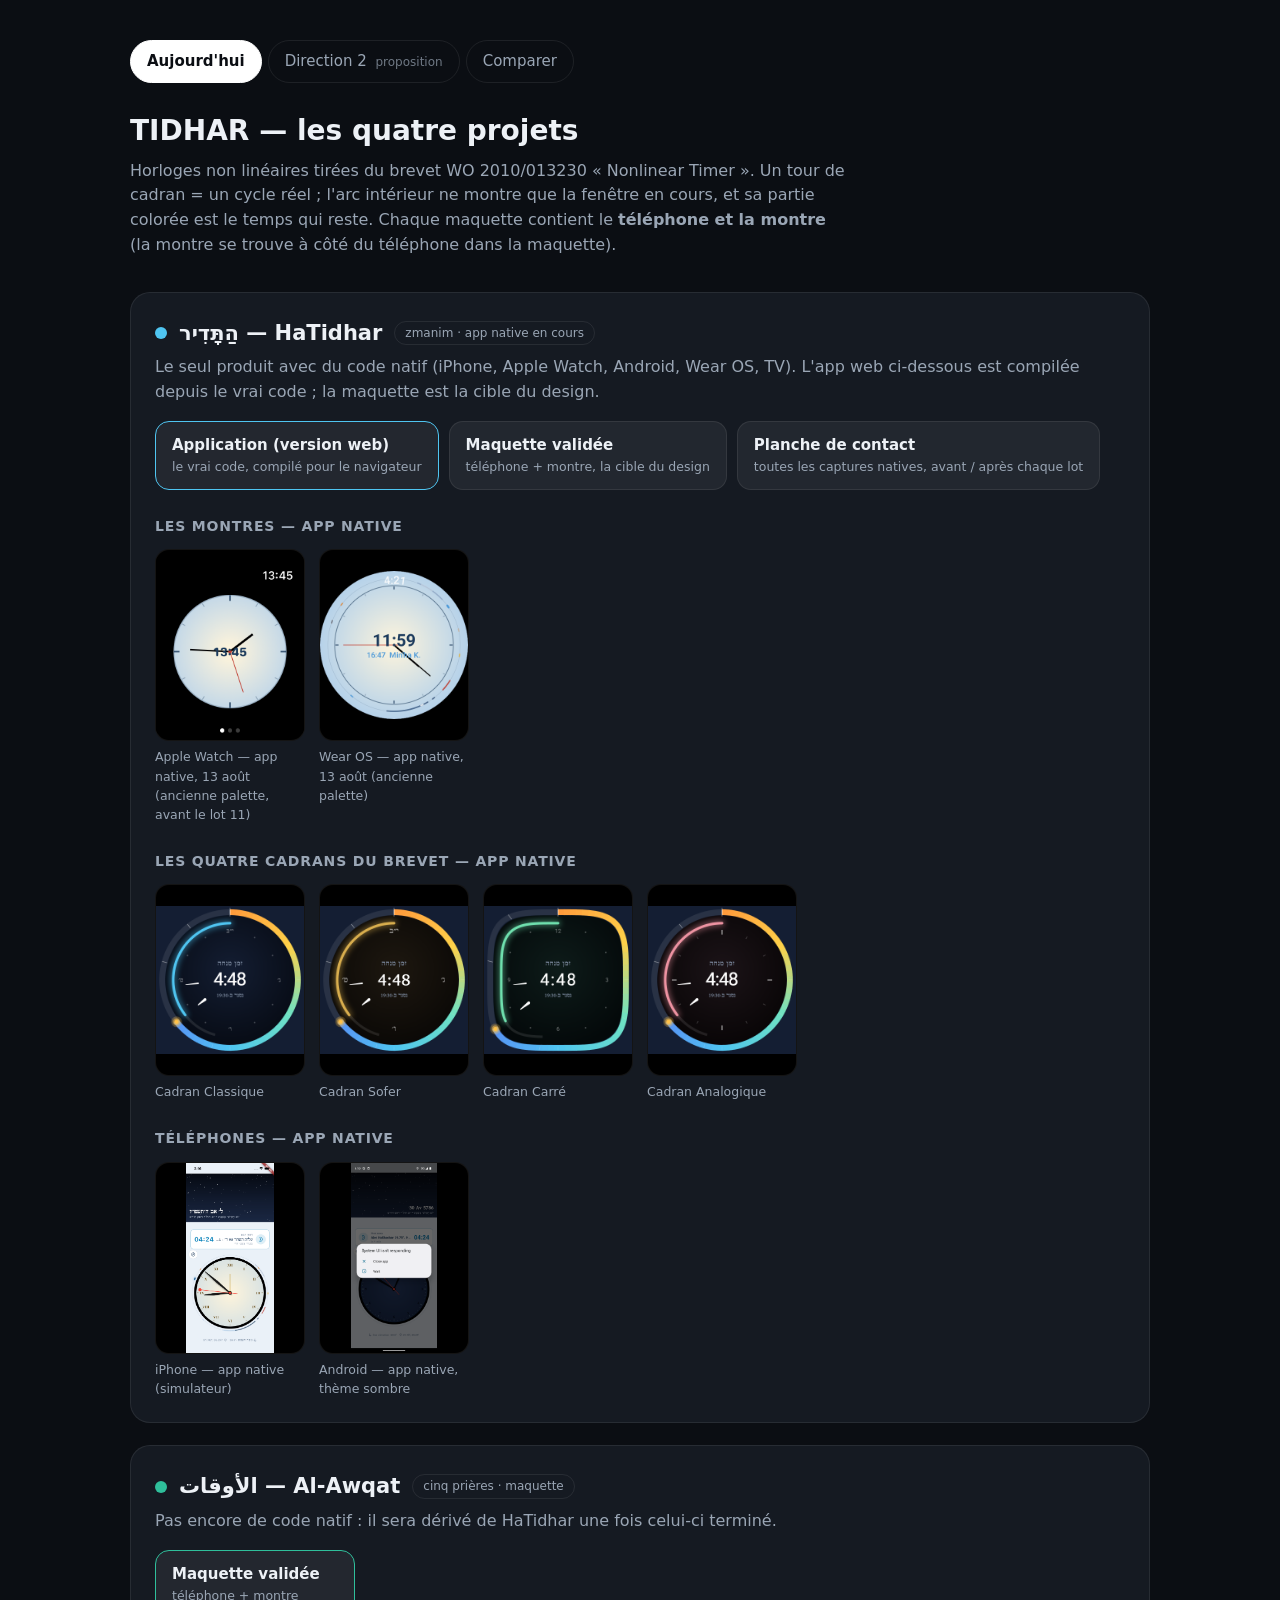
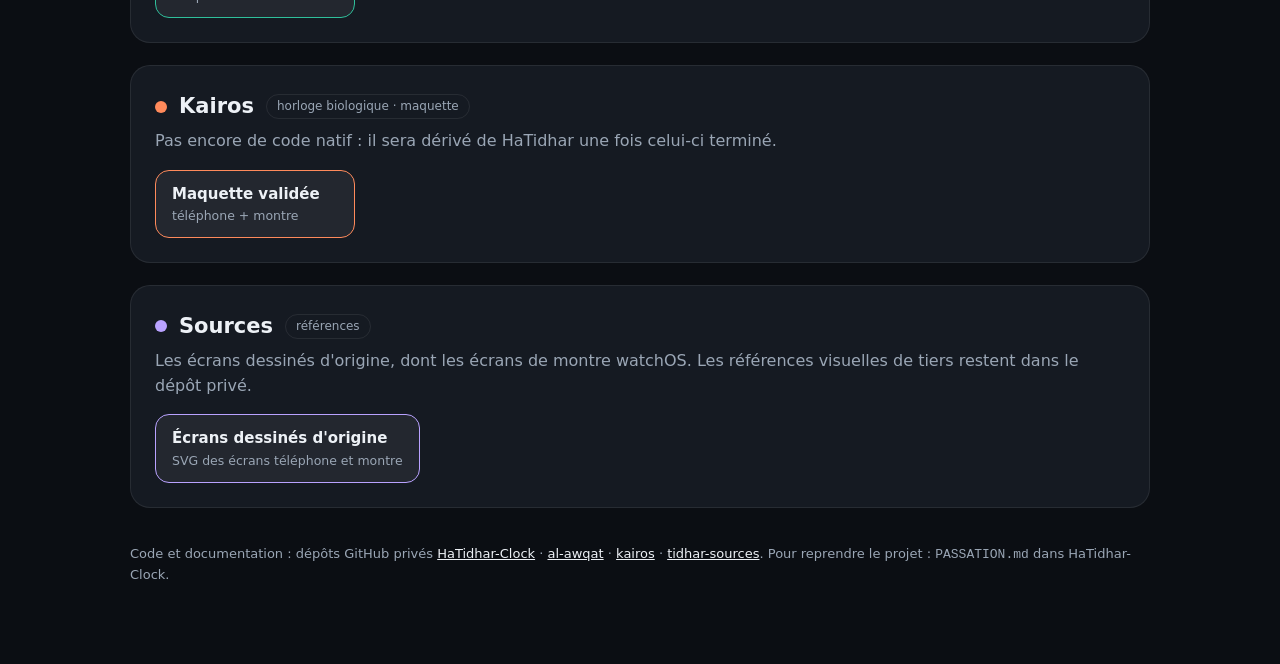
<file: index.html>
<!doctype html>
<html lang="fr"><head><meta charset="utf-8">
<meta name="viewport" content="width=device-width,initial-scale=1">
<meta name="robots" content="noindex,nofollow">
<title>TIDHAR — les quatre projets</title><style>
:root{color-scheme:dark;--bg:#0B0E13;--card:#151A22;--line:rgba(255,255,255,.08);--txt:#EDF1F6;--mute:#9AA6B5}
*{box-sizing:border-box}
body{margin:0;background:var(--bg);color:var(--txt);font:16px/1.55 -apple-system,system-ui,"Segoe UI",sans-serif}
main{max-width:1060px;margin:0 auto;padding:40px 20px 80px}
h1{font-size:28px;font-weight:600;margin:0 0 6px}
h2{font-size:21px;font-weight:600;margin:0}
h3{font-size:14px;font-weight:600;color:var(--mute);text-transform:uppercase;letter-spacing:.06em;margin:26px 0 12px}
p{margin:0;color:var(--mute)}
.intro{max-width:720px;margin-bottom:34px}
section{background:var(--card);border:1px solid var(--line);border-radius:20px;padding:24px;margin-top:22px}
.tete{display:flex;align-items:center;gap:12px;margin-bottom:6px;flex-wrap:wrap}
.dot{width:12px;height:12px;border-radius:99px;flex:none}
.badge{font-size:12px;color:var(--mute);border:1px solid var(--line);border-radius:99px;padding:2px 10px}
.btns{display:flex;flex-wrap:wrap;gap:10px;margin-top:16px}
a.btn{display:inline-flex;flex-direction:column;padding:12px 16px;border-radius:14px;text-decoration:none;color:var(--txt);background:rgba(255,255,255,.06);border:1px solid var(--line);min-width:200px}
a.btn:hover{background:rgba(255,255,255,.11)}
a.btn b{font-weight:600;font-size:15px}
a.btn span{font-size:12.5px;color:var(--mute)}
a.btn.main{border-color:var(--acc)}
.grille{display:grid;grid-template-columns:repeat(auto-fill,minmax(150px,1fr));gap:14px}
figure{margin:0}
figure a{display:block;border-radius:14px;overflow:hidden;background:#000;border:1px solid var(--line)}
figure img{display:block;width:100%;height:190px;object-fit:contain}
figcaption{font-size:12.5px;color:var(--mute);margin-top:6px}
.onglets{display:flex;gap:6px;margin-bottom:26px}
.onglets a{padding:9px 16px;border-radius:99px;text-decoration:none;color:var(--mute);border:1px solid var(--line);font-size:15px}
.onglets a[aria-current]{background:#fff;color:#0B0E13;font-weight:600;border-color:#fff}
.onglets small{opacity:.7;font-size:12px;margin-inline-start:4px}
footer{margin-top:36px;font-size:13px;color:var(--mute)}
footer a{color:var(--txt)}
@media (max-width:600px){a.btn{min-width:0;flex:1 1 100%}}
</style></head>
<body><main>
<nav class="onglets" aria-label="Sections"><a href="./" aria-current="page">Aujourd'hui</a><a href="direction-2/">Direction 2 <small>proposition</small></a><a href="direction-2/comparer.html">Comparer</a></nav>
<h1>TIDHAR — les quatre projets</h1>
<p class="intro">Horloges non linéaires tirées du brevet WO 2010/013230 « Nonlinear Timer ».
Un tour de cadran = un cycle réel ; l'arc intérieur ne montre que la fenêtre en cours, et sa
partie colorée est le temps qui reste. Chaque maquette contient le <b>téléphone et la montre</b>
(la montre se trouve à côté du téléphone dans la maquette).</p>

<section style="--acc:#4FC5F1">
  <div class="tete"><span class="dot" style="background:#4FC5F1"></span><h2>הַתָּדִיר — HaTidhar</h2>
    <span class="badge">zmanim · app native en cours</span></div>
  <p>Le seul produit avec du code natif (iPhone, Apple Watch, Android, Wear OS, TV).
  L'app web ci-dessous est compilée depuis le vrai code ; la maquette est la cible du design.</p>
  <div class="btns">
    <a class="btn main" href="hatadhar/app/"><b>Application (version web)</b><span>le vrai code, compilé pour le navigateur</span></a>
    <a class="btn" href="hatadhar/maquette.html"><b>Maquette validée</b><span>téléphone + montre, la cible du design</span></a>
    <a class="btn" href="hatadhar/captures.html"><b>Planche de contact</b><span>toutes les captures natives, avant / après chaque lot</span></a>
  </div>
  <h3>Les montres — app native</h3><div class="grille"><figure><a href="img/montre-apple.png" target="_blank"><img src="img/montre-apple.png" alt="Apple Watch — app native, 13 août (ancienne palette, avant le lot 11)" loading="lazy"></a><figcaption>Apple Watch — app native, 13 août (ancienne palette, avant le lot 11)</figcaption></figure><figure><a href="img/montre-wear.png" target="_blank"><img src="img/montre-wear.png" alt="Wear OS — app native, 13 août (ancienne palette)" loading="lazy"></a><figcaption>Wear OS — app native, 13 août (ancienne palette)</figcaption></figure></div>
  <h3>Les quatre cadrans du brevet — app native</h3><div class="grille"><figure><a href="img/cadran-classique.png" target="_blank"><img src="img/cadran-classique.png" alt="Cadran Classique" loading="lazy"></a><figcaption>Cadran Classique</figcaption></figure><figure><a href="img/cadran-sofer.png" target="_blank"><img src="img/cadran-sofer.png" alt="Cadran Sofer" loading="lazy"></a><figcaption>Cadran Sofer</figcaption></figure><figure><a href="img/cadran-carre.png" target="_blank"><img src="img/cadran-carre.png" alt="Cadran Carré" loading="lazy"></a><figcaption>Cadran Carré</figcaption></figure><figure><a href="img/cadran-analogique.png" target="_blank"><img src="img/cadran-analogique.png" alt="Cadran Analogique" loading="lazy"></a><figcaption>Cadran Analogique</figcaption></figure></div>
  <h3>Téléphones — app native</h3><div class="grille"><figure><a href="img/iphone.png" target="_blank"><img src="img/iphone.png" alt="iPhone — app native (simulateur)" loading="lazy"></a><figcaption>iPhone — app native (simulateur)</figcaption></figure><figure><a href="img/android.png" target="_blank"><img src="img/android.png" alt="Android — app native, thème sombre" loading="lazy"></a><figcaption>Android — app native, thème sombre</figcaption></figure></div>
</section>

<section style="--acc:#2FBF9B">
  <div class="tete"><span class="dot" style="background:#2FBF9B"></span><h2>الأوقات — Al-Awqat</h2>
    <span class="badge">cinq prières · maquette</span></div>
  <p>Pas encore de code natif : il sera dérivé de HaTidhar une fois celui-ci terminé.</p>
  <div class="btns"><a class="btn main" href="al-awqat/maquette.html"><b>Maquette validée</b><span>téléphone + montre</span></a></div>
</section>

<section style="--acc:#FF8A5B">
  <div class="tete"><span class="dot" style="background:#FF8A5B"></span><h2>Kairos</h2>
    <span class="badge">horloge biologique · maquette</span></div>
  <p>Pas encore de code natif : il sera dérivé de HaTidhar une fois celui-ci terminé.</p>
  <div class="btns"><a class="btn main" href="kairos/maquette.html"><b>Maquette validée</b><span>téléphone + montre</span></a></div>
</section>

<section style="--acc:#B9A2FF">
  <div class="tete"><span class="dot" style="background:#B9A2FF"></span><h2>Sources</h2>
    <span class="badge">références</span></div>
  <p>Les écrans dessinés d'origine, dont les écrans de montre watchOS. Les références visuelles de tiers restent dans le dépôt privé.</p>
  <div class="btns"><a class="btn main" href="sources/"><b>Écrans dessinés d'origine</b><span>SVG des écrans téléphone et montre</span></a></div>
</section>

<footer>Code et documentation : dépôts GitHub privés
<a href="https://github.com/Azmer-FTS/HaTidhar-Clock">HaTidhar-Clock</a> ·
<a href="https://github.com/Azmer-FTS/al-awqat">al-awqat</a> ·
<a href="https://github.com/Azmer-FTS/kairos">kairos</a> ·
<a href="https://github.com/Azmer-FTS/tidhar-sources">tidhar-sources</a>.
Pour reprendre le projet : <code>PASSATION.md</code> dans HaTidhar-Clock.</footer>
</main></body></html>
</file>
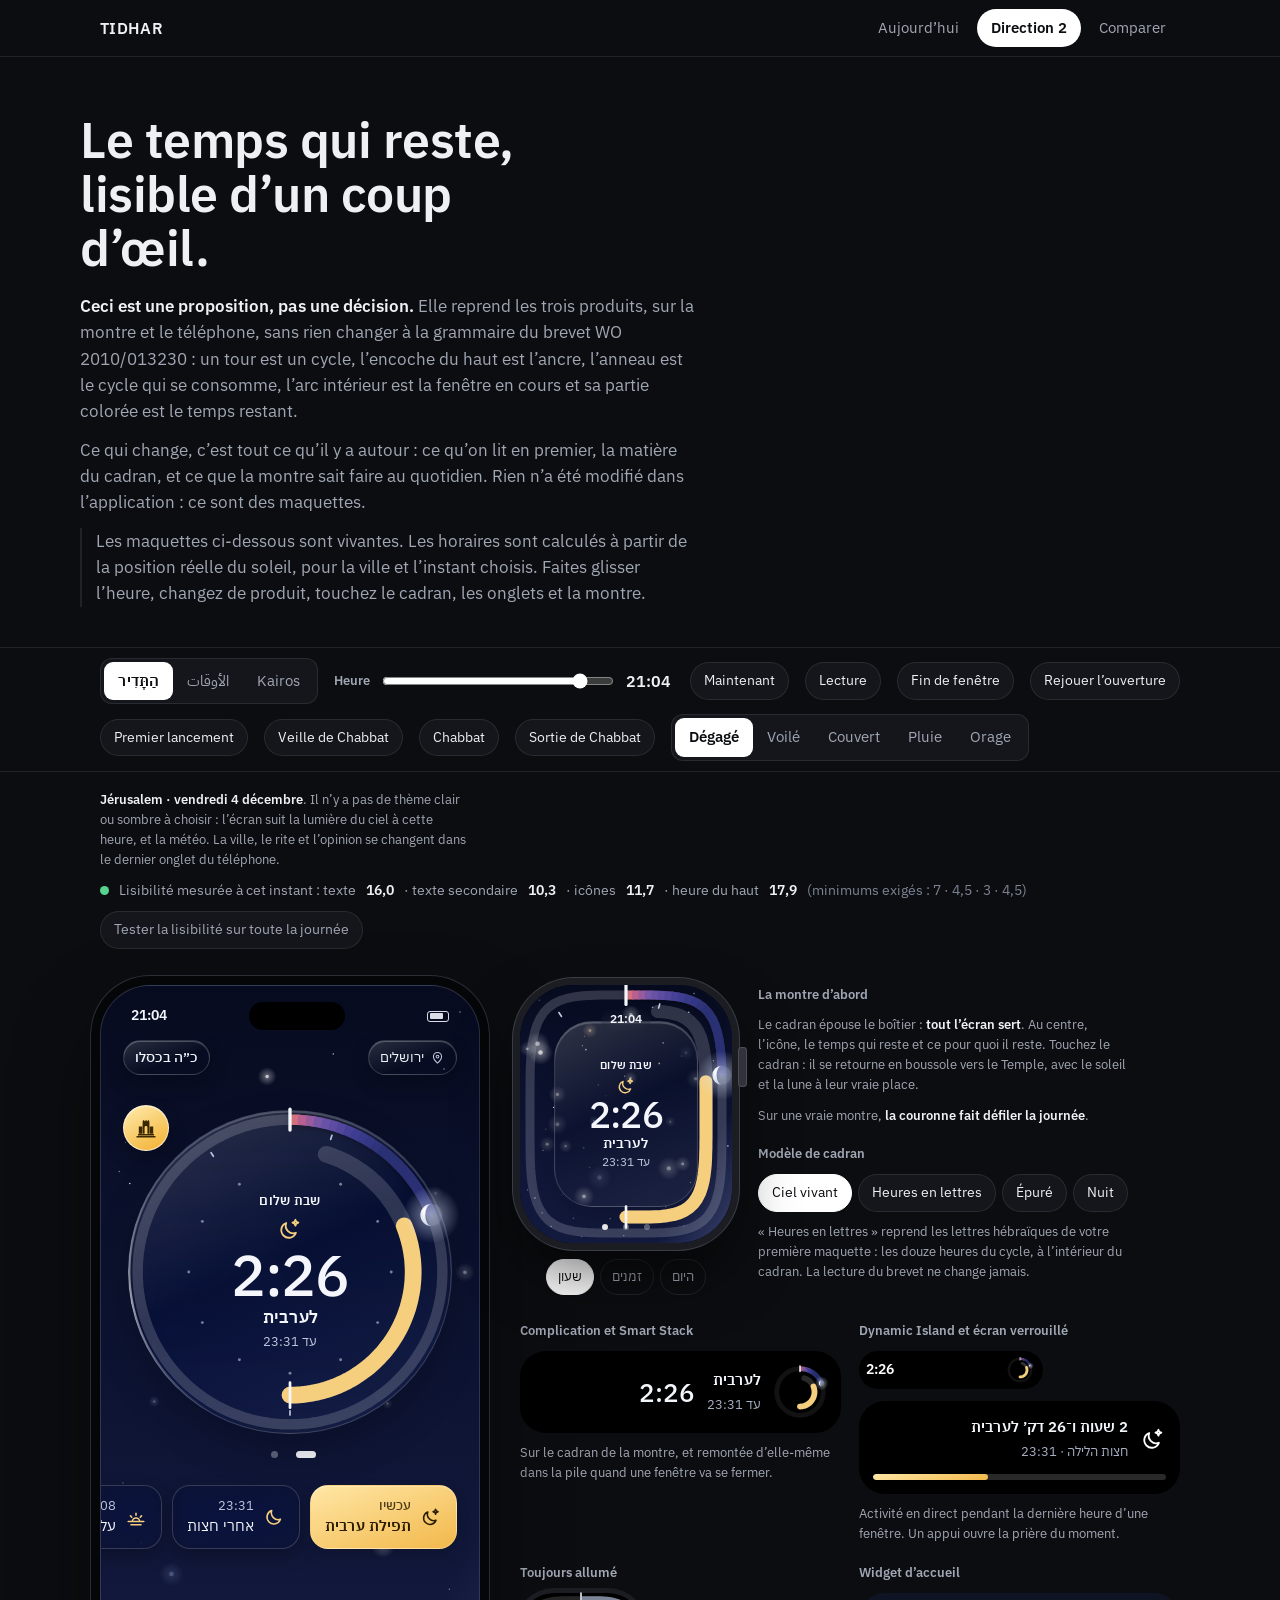
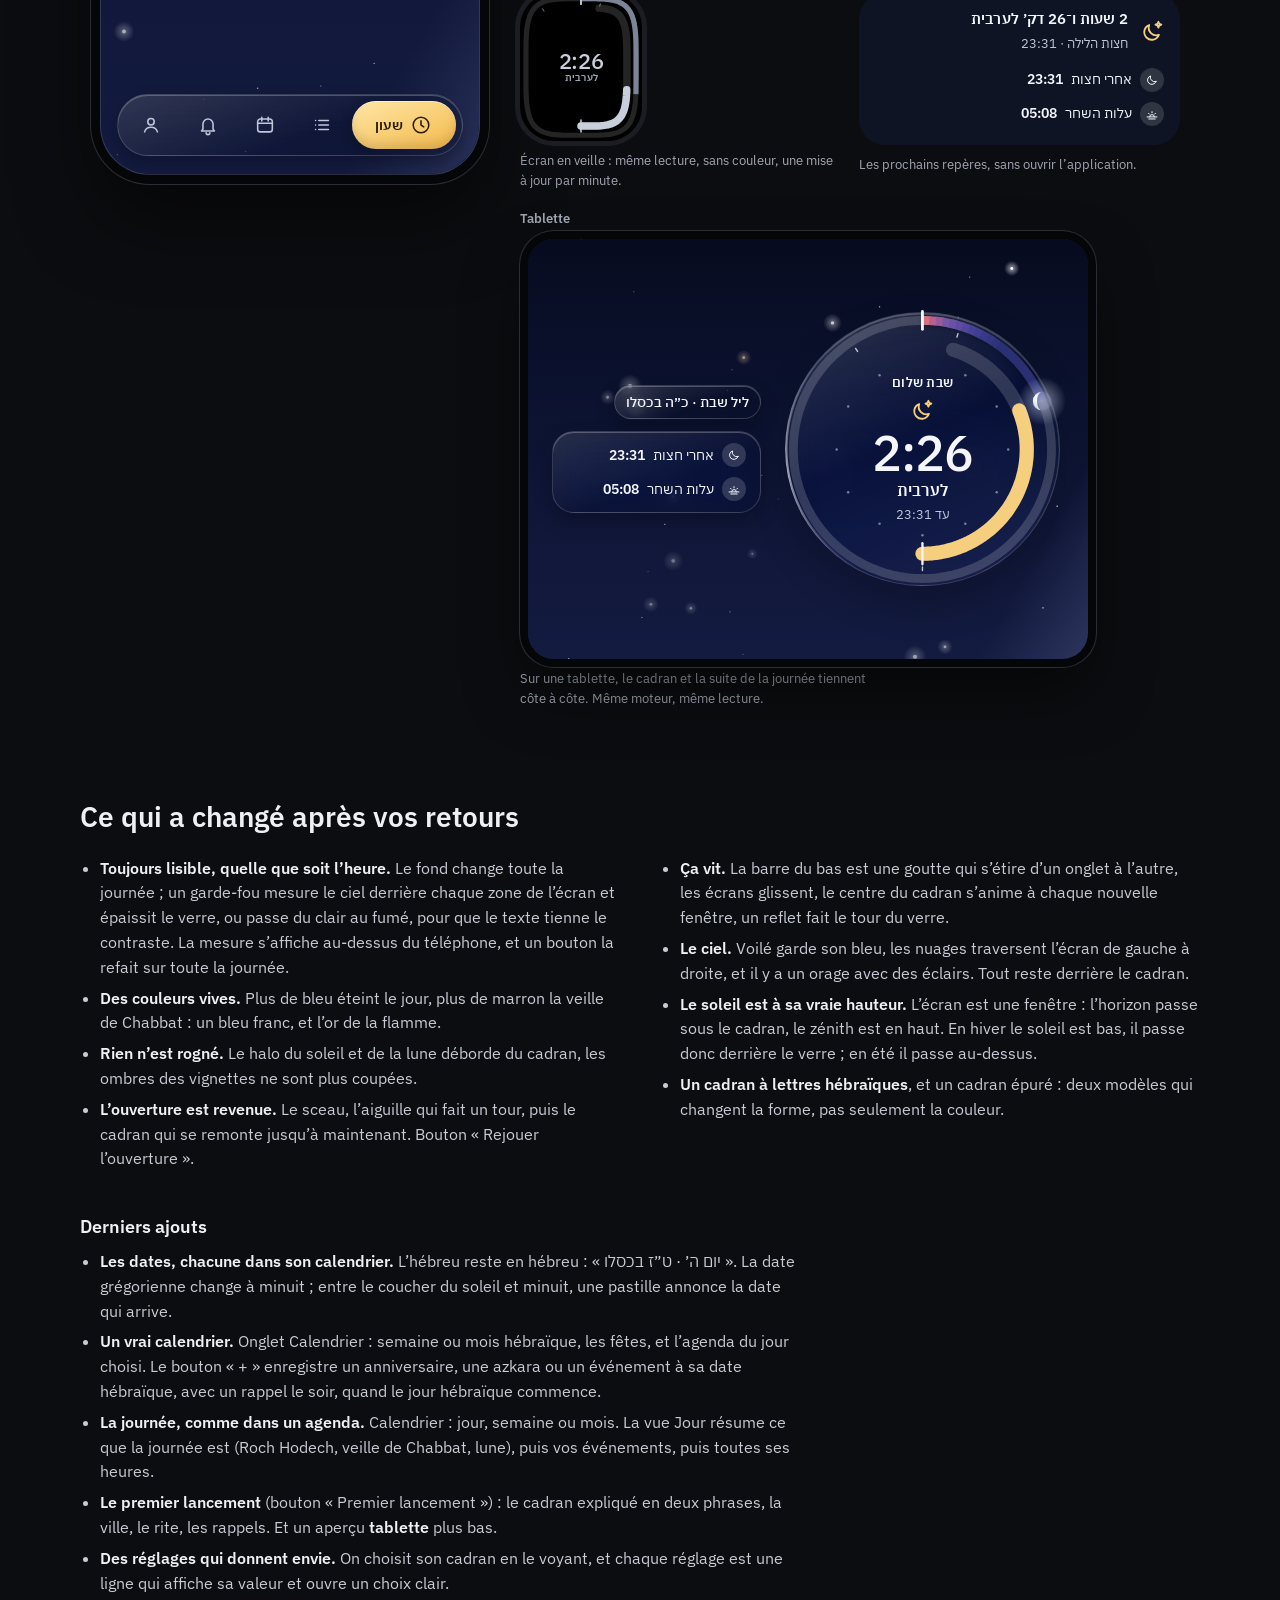
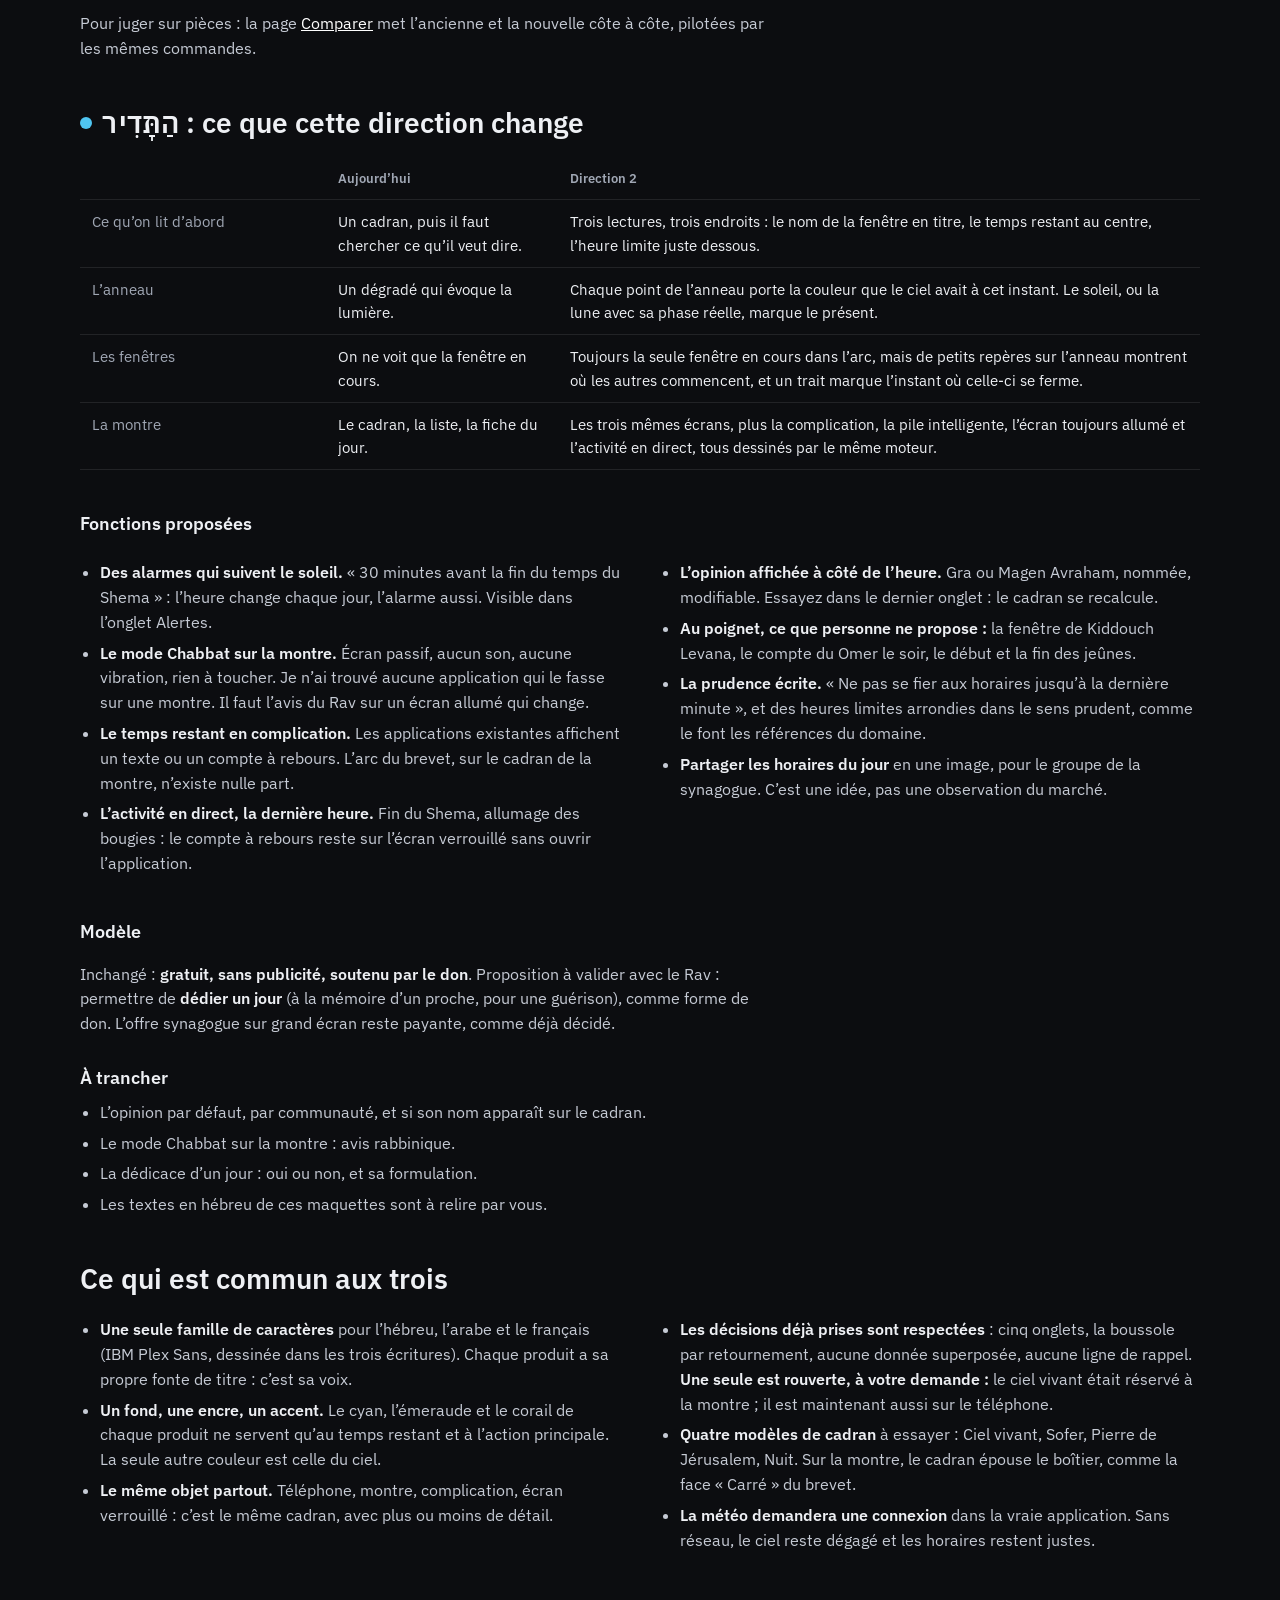
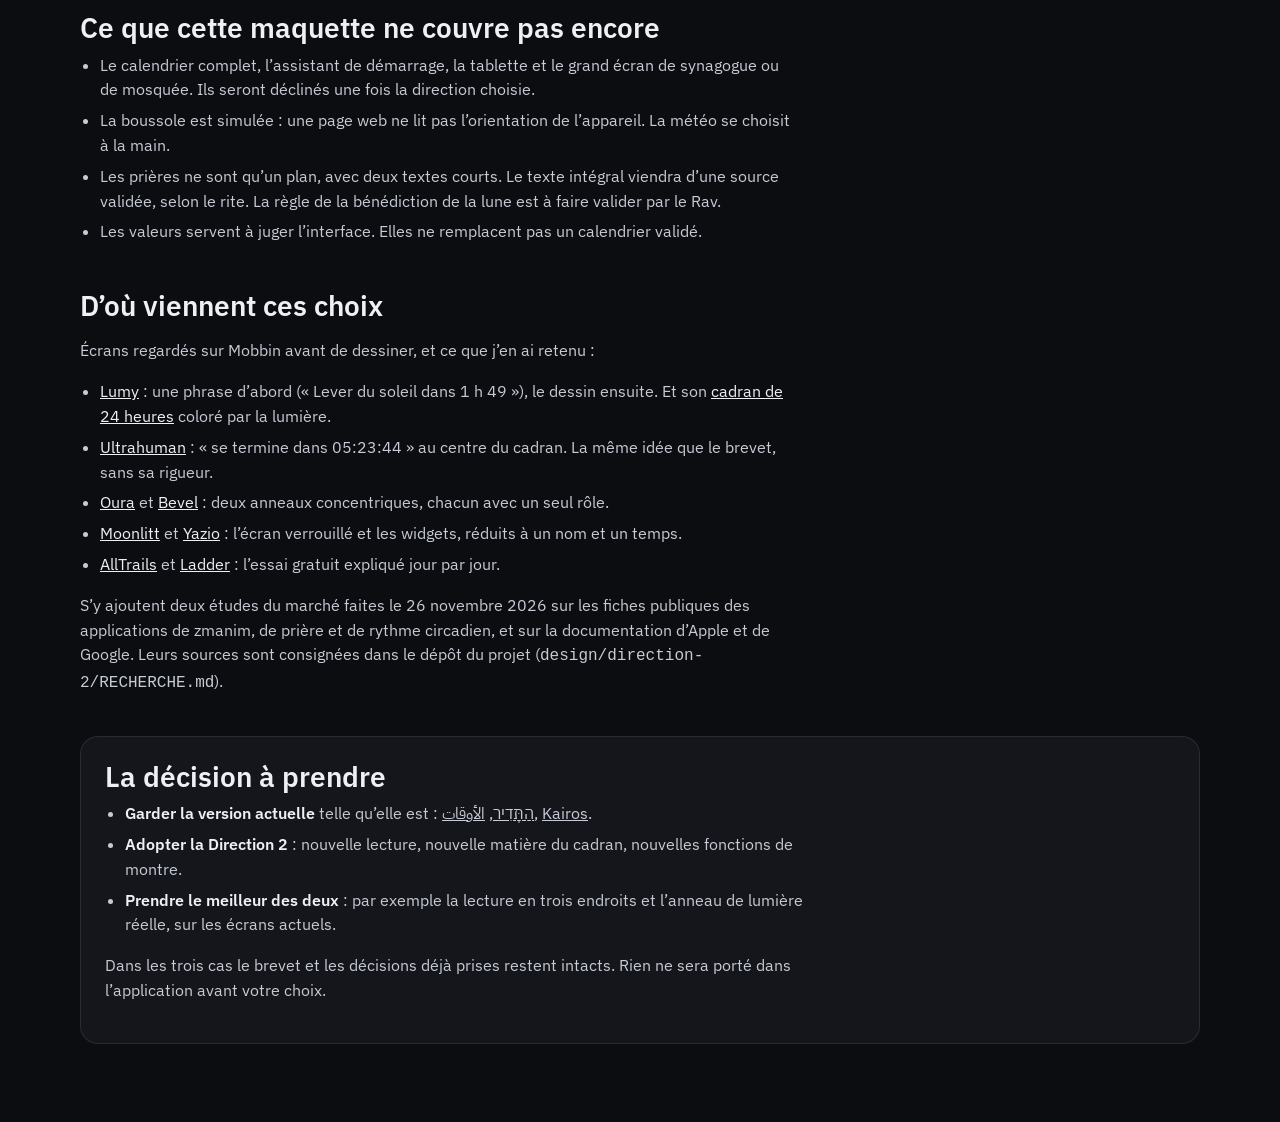
<file: direction-2/index.html>
<!doctype html>
<html lang="fr">
<head>
<meta charset="utf-8">
<meta name="viewport" content="width=device-width,initial-scale=1">
<meta name="robots" content="noindex,nofollow">
<title>TIDHAR — Direction 2 (proposition)</title>
<link rel="preconnect" href="https://fonts.googleapis.com">
<link rel="preconnect" href="https://fonts.gstatic.com" crossorigin>
<link href="https://fonts.googleapis.com/css2?family=Frank+Ruhl+Libre:wght@400;500&family=Fraunces:opsz,wght@9..144,500&family=IBM+Plex+Sans:wght@400;500;600&family=IBM+Plex+Sans+Arabic:wght@400;500;600&family=IBM+Plex+Sans+Hebrew:wght@400;500;600&family=Noto+Naskh+Arabic:wght@500;600&display=swap" rel="stylesheet">
<link rel="stylesheet" href="d2.css?v=7">
</head>
<body>
<header class="top"><div class="wrap">
  <b>TIDHAR</b>
  <nav class="tabs" aria-label="Sections">
    <a href="../">Aujourd’hui</a>
    <a href="./" aria-current="page">Direction 2</a>
    <a href="comparer.html">Comparer</a>
  </nav>
</div></header>

<main>
<section class="intro wrap">
  <h1>Le temps qui reste, lisible d’un coup d’œil.</h1>
  <p><strong>Ceci est une proposition, pas une décision.</strong> Elle reprend les trois produits, sur la montre et le téléphone, sans rien changer à la grammaire du brevet WO 2010/013230 : un tour est un cycle, l’encoche du haut est l’ancre, l’anneau est le cycle qui se consomme, l’arc intérieur est la fenêtre en cours et sa partie colorée est le temps restant.</p>
  <p>Ce qui change, c’est tout ce qu’il y a autour : ce qu’on lit en premier, la matière du cadran, et ce que la montre sait faire au quotidien. Rien n’a été modifié dans l’application : ce sont des maquettes.</p>
  <p class="note">Les maquettes ci-dessous sont vivantes. Les horaires sont calculés à partir de la position réelle du soleil, pour la ville et l’instant choisis. Faites glisser l’heure, changez de produit, touchez le cadran, les onglets et la montre.</p>
</section>

<div class="controls"><div class="wrap">
  <div class="seg" role="group" aria-label="Produit">
    <button data-prod="hatadhar" lang="he">הַתָּדִיר</button>
    <button data-prod="awqat" lang="ar">الأوقات</button>
    <button data-prod="kairos">Kairos</button>
  </div>
  <label class="time"><span class="h-small" style="margin:0">Heure</span><input id="t" type="range" min="0" max="1439" step="1" aria-label="Heure de la journée"><output id="tout" for="t"></output></label>
  <button class="chip" data-go="now">Maintenant</button>
  <button class="chip" data-go="play" aria-pressed="false">Lecture</button>
  <button class="chip" data-go="end">Fin de fenêtre</button>
  <button class="chip" data-go="splash">Rejouer l’ouverture</button>
  <button class="chip" data-go="onb">Premier lancement</button>
  <button class="chip" data-go="erev" data-for="hatadhar">Veille de Chabbat</button>
  <button class="chip" data-go="shab" data-for="hatadhar">Chabbat</button>
  <button class="chip" data-go="motz" data-for="hatadhar">Sortie de Chabbat</button>
  <button class="chip" data-go="erev" data-for="awqat">Vendredi</button>
  <div class="seg" role="group" aria-label="Météo">
    <button data-wx="0">Dégagé</button><button data-wx="0.45">Voilé</button><button data-wx="0.9">Couvert</button><button data-wx="rain">Pluie</button><button data-wx="storm">Orage</button>
  </div>
</div></div>

<section class="wrap">
  <p class="cap capline" style="margin-top:18px"><b id="cityOut"></b>. Il n’y a pas de thème clair ou sombre à choisir : l’écran suit la lumière du ciel à cette heure, et la météo. La ville, le rite et l’opinion se changent dans le dernier onglet du téléphone.</p>
  <p class="cap capline gauge" id="gauge"></p>
  <p class="cap capline gauge"><button class="chip" data-go="audit">Tester la lisibilité sur toute la journée</button><span id="gaugeAll" style="color:var(--page-mute)"></span></p>
  <div class="stage p" id="stage" data-p="hatadhar" data-theme="dark">
    <div>
      <div id="phone"></div>
    </div>
    <div class="side">
      <div class="watchrow">
        <div id="watch"></div>
        <div class="watchtext" style="flex:1;min-width:220px">
          <p class="h-small">La montre d’abord</p>
          <p class="cap" style="margin-top:0">Le cadran épouse le boîtier : <b>tout l’écran sert</b>. Au centre, l’icône, le temps qui reste et ce pour quoi il reste. Touchez le cadran : il se retourne en boussole vers le Temple, avec le soleil et la lune à leur vraie place.</p>
          <p class="cap">Sur une vraie montre, <b>la couronne fait défiler la journée</b>.</p>
          <p class="h-small" style="margin-top:18px">Modèle de cadran</p>
          <div class="faces"><button class="chip" data-face="sky">Ciel vivant</button><button class="chip" data-face="otiot">Heures en lettres</button><button class="chip" data-face="pashut">Épuré</button><button class="chip" data-face="layla">Nuit</button></div>
          <p class="cap">« Heures en lettres » reprend les lettres hébraïques de votre première maquette : les douze heures du cycle, à l’intérieur du cadran. La lecture du brevet ne change jamais.</p>
        </div>
      </div>
      <div class="surfaces" id="surfaces"></div>
    </div>
  </div>
</section>

<section class="wrap prose">
  <h2>Ce qui a changé après vos retours</h2>
  <div class="two">
    <ul>
      <li><b>Toujours lisible, quelle que soit l’heure.</b> Le fond change toute la journée ; un garde-fou mesure le ciel derrière chaque zone de l’écran et épaissit le verre, ou passe du clair au fumé, pour que le texte tienne le contraste. La mesure s’affiche au-dessus du téléphone, et un bouton la refait sur toute la journée.</li>
      <li><b>Des couleurs vives.</b> Plus de bleu éteint le jour, plus de marron la veille de Chabbat : un bleu franc, et l’or de la flamme.</li>
      <li><b>Rien n’est rogné.</b> Le halo du soleil et de la lune déborde du cadran, les ombres des vignettes ne sont plus coupées.</li>
      <li><b>L’ouverture est revenue.</b> Le sceau, l’aiguille qui fait un tour, puis le cadran qui se remonte jusqu’à maintenant. Bouton « Rejouer l’ouverture ».</li>
    </ul>
    <ul>
      <li><b>Ça vit.</b> La barre du bas est une goutte qui s’étire d’un onglet à l’autre, les écrans glissent, le centre du cadran s’anime à chaque nouvelle fenêtre, un reflet fait le tour du verre.</li>
      <li><b>Le ciel.</b> Voilé garde son bleu, les nuages traversent l’écran de gauche à droite, et il y a un orage avec des éclairs. Tout reste derrière le cadran.</li>
      <li><b>Le soleil est à sa vraie hauteur.</b> L’écran est une fenêtre : l’horizon passe sous le cadran, le zénith est en haut. En hiver le soleil est bas, il passe donc derrière le verre ; en été il passe au-dessus.</li>
      <li><b>Un cadran à lettres hébraïques</b>, et un cadran épuré : deux modèles qui changent la forme, pas seulement la couleur.</li>
    </ul>
  </div>
  <h3>Derniers ajouts</h3>
  <ul>
    <li><b>Les dates, chacune dans son calendrier.</b> L’hébreu reste en hébreu : « יום ה׳ · ט״ז בכסלו ». La date grégorienne change à minuit ; entre le coucher du soleil et minuit, une pastille annonce la date qui arrive.</li>
    <li><b>Un vrai calendrier.</b> Onglet Calendrier : semaine ou mois hébraïque, les fêtes, et l’agenda du jour choisi. Le bouton « + » enregistre un anniversaire, une azkara ou un événement à sa date hébraïque, avec un rappel le soir, quand le jour hébraïque commence.</li>
    <li><b>La journée, comme dans un agenda.</b> Calendrier : jour, semaine ou mois. La vue Jour résume ce que la journée est (Roch Hodech, veille de Chabbat, lune), puis vos événements, puis toutes ses heures.</li>
    <li><b>Le premier lancement</b> (bouton « Premier lancement ») : le cadran expliqué en deux phrases, la ville, le rite, les rappels. Et un aperçu <b>tablette</b> plus bas.</li>
    <li><b>Des réglages qui donnent envie.</b> On choisit son cadran en le voyant, et chaque réglage est une ligne qui affiche sa valeur et ouvre un choix clair.</li>
  </ul>
  <p>Pour juger sur pièces : la page <a href="comparer.html" style="color:#fff">Comparer</a> met l’ancienne et la nouvelle côte à côte, pilotées par les mêmes commandes.</p>

  <!-- ===== HaTidhar ===== -->
  <div data-for="hatadhar">
    <h2 class="ptitle"><i style="background:#4FC5F1"></i>הַתָּדִיר : ce que cette direction change</h2>
    <div class="tablewrap"><table class="cmp">
      <tr><th></th><th>Aujourd’hui</th><th>Direction 2</th></tr>
      <tr><td>Ce qu’on lit d’abord</td><td>Un cadran, puis il faut chercher ce qu’il veut dire.</td><td>Trois lectures, trois endroits : le nom de la fenêtre en titre, le temps restant au centre, l’heure limite juste dessous.</td></tr>
      <tr><td>L’anneau</td><td>Un dégradé qui évoque la lumière.</td><td>Chaque point de l’anneau porte la couleur que le ciel avait à cet instant. Le soleil, ou la lune avec sa phase réelle, marque le présent.</td></tr>
      <tr><td>Les fenêtres</td><td>On ne voit que la fenêtre en cours.</td><td>Toujours la seule fenêtre en cours dans l’arc, mais de petits repères sur l’anneau montrent où les autres commencent, et un trait marque l’instant où celle-ci se ferme.</td></tr>
      <tr><td>La montre</td><td>Le cadran, la liste, la fiche du jour.</td><td>Les trois mêmes écrans, plus la complication, la pile intelligente, l’écran toujours allumé et l’activité en direct, tous dessinés par le même moteur.</td></tr>
    </table></div>

    <h3>Fonctions proposées</h3>
    <div class="two">
      <ul>
        <li><b>Des alarmes qui suivent le soleil.</b> « 30 minutes avant la fin du temps du Shema » : l’heure change chaque jour, l’alarme aussi. Visible dans l’onglet Alertes.</li>
        <li><b>Le mode Chabbat sur la montre.</b> Écran passif, aucun son, aucune vibration, rien à toucher. Je n’ai trouvé aucune application qui le fasse sur une montre. Il faut l’avis du Rav sur un écran allumé qui change.</li>
        <li><b>Le temps restant en complication.</b> Les applications existantes affichent un texte ou un compte à rebours. L’arc du brevet, sur le cadran de la montre, n’existe nulle part.</li>
        <li><b>L’activité en direct, la dernière heure.</b> Fin du Shema, allumage des bougies : le compte à rebours reste sur l’écran verrouillé sans ouvrir l’application.</li>
      </ul>
      <ul>
        <li><b>L’opinion affichée à côté de l’heure.</b> Gra ou Magen Avraham, nommée, modifiable. Essayez dans le dernier onglet : le cadran se recalcule.</li>
        <li><b>Au poignet, ce que personne ne propose :</b> la fenêtre de Kiddouch Levana, le compte du Omer le soir, le début et la fin des jeûnes.</li>
        <li><b>La prudence écrite.</b> « Ne pas se fier aux horaires jusqu’à la dernière minute », et des heures limites arrondies dans le sens prudent, comme le font les références du domaine.</li>
        <li><b>Partager les horaires du jour</b> en une image, pour le groupe de la synagogue. C’est une idée, pas une observation du marché.</li>
      </ul>
    </div>
    <h3>Modèle</h3>
    <p>Inchangé : <b>gratuit, sans publicité, soutenu par le don</b>. Proposition à valider avec le Rav : permettre de <b>dédier un jour</b> (à la mémoire d’un proche, pour une guérison), comme forme de don. L’offre synagogue sur grand écran reste payante, comme déjà décidé.</p>
    <h3>À trancher</h3>
    <ul>
      <li>L’opinion par défaut, par communauté, et si son nom apparaît sur le cadran.</li>
      <li>Le mode Chabbat sur la montre : avis rabbinique.</li>
      <li>La dédicace d’un jour : oui ou non, et sa formulation.</li>
      <li>Les textes en hébreu de ces maquettes sont à relire par vous.</li>
    </ul>
  </div>

  <!-- ===== Al-Awqat ===== -->
  <div data-for="awqat" hidden>
    <h2 class="ptitle"><i style="background:#2FBF9B"></i>الأوقات : ce que cette direction change</h2>
    <p>Même cadran, même grammaire. La particularité de ce produit est ailleurs : <b>les horaires ne sont pas les mêmes pour tous les musulmans</b>, et l’application doit le respecter sans jamais donner l’impression de prendre parti.</p>
    <h3>Sunnites et chiites : faut-il s’en occuper ?</h3>
    <p><b>Oui, mais c’est un réglage, pas deux applications.</b> Quatre différences touchent directement le cadran :</p>
    <ul>
      <li><b>Les angles de calcul.</b> L’aube et la nuit sont définies par la hauteur du soleil sous l’horizon, et chaque institution a la sienne (Ligue islamique mondiale, Umm al-Qura, Égypte, Amérique du Nord, Téhéran, Qom…). L’écart peut dépasser vingt minutes.</li>
      <li><b>L’Asr.</b> L’école hanafite le place plus tard que les trois autres écoles sunnites et que l’école jaʿfarite.</li>
      <li><b>Le Maghrib chiite</b> commence quelques minutes après le coucher du soleil, quand la rougeur de l’est a disparu.</li>
      <li><b>Les prières regroupées.</b> Dans la tradition jaʿfarite, Dhuhr et Asr partagent une seule fenêtre, comme Maghrib et Isha. Le cadran doit alors montrer <b>trois fenêtres au lieu de cinq</b>. Essayez : dernier onglet, méthode « الجعفري ».</li>
    </ul>
    <p>L’usage des applications sérieuses est de présenter cela comme une <b>« méthode de calcul » nommée par son institution</b>, jamais comme une étiquette religieuse posée sur l’utilisateur. L’appel à la prière a aussi une formulation différente : le son doit être au choix.</p>
    <h3>Fonctions proposées</h3>
    <div class="two">
      <ul>
        <li><b>L’alerte avant la fin du temps.</b> C’est la valeur du brevet : prévenir quand une prière va sortir de son temps, pas seulement quand elle commence. Je ne l’ai trouvée dans aucune application.</li>
        <li><b>La qibla au retournement du cadran</b>, avec une vibration quand le poignet est dans l’axe.</li>
        <li><b>Le tasbih sur la montre</b> : un appui, une vibration, compteur à 33. Essayez sur le troisième écran de la montre.</li>
        <li><b>« J’ai prié »</b> en un appui, avec un suivi privé et facultatif, et une pause discrète quand la prière n’est pas due.</li>
      </ul>
      <ul>
        <li><b>Le mode Ramadan</b> : fin du souhour et rupture du jeûne en compte à rebours ; l’imsak en option, car il n’est pas reconnu par tous.</li>
        <li><b>Le calendrier hégirien réglable</b> d’un ou deux jours, selon l’observation locale de la lune.</li>
        <li><b>Les chiffres au choix</b> : ١٢٣ ou 123, selon la région.</li>
        <li><b>Couper le son de la prochaine prière</b> d’un geste, pour une réunion.</li>
      </ul>
    </div>
    <h3>Modèle</h3>
    <p><b>L’achat unique à vie, déjà décidé, est le bon choix.</b> Dans ce marché, la publicité près d’un acte de culte est très mal vécue, et les utilisateurs se souviennent de l’affaire de 2020 : une application de prière très connue transmettait la position de ses utilisateurs à un courtier en données. D’où une promesse à écrire en toutes lettres : <b>votre position ne quitte jamais votre téléphone.</b></p>
    <p>Un point à revoir : l’écran de mosquée payant. Le service le plus répandu pour cela est gratuit et se présente comme une œuvre pieuse. Vendre cet écran sera difficile.</p>
    <h3>À trancher</h3>
    <ul>
      <li>Quelle fin montrer pour l’Asr et l’Isha : la fin recommandée, la fin absolue, ou les deux.</li>
      <li>La méthode par défaut de chaque pays, là où les autorités ne sont pas d’accord (France, Malaisie, Indonésie).</li>
      <li><b>Faire relire les réglages par un savant sunnite et un savant chiite</b> avant toute sortie.</li>
      <li>Les textes arabes de ces maquettes sont les miens : ils doivent être relus par une personne dont c’est la langue.</li>
    </ul>
  </div>

  <!-- ===== Kairos ===== -->
  <div data-for="kairos" hidden>
    <h2 class="ptitle"><i style="background:#FF8A5B"></i>Kairos : ce que cette direction change</h2>
    <p>Ici le tour de cadran va <b>du réveil au réveil</b>. L’anneau garde la couleur réelle du ciel : si vous vous levez avant le jour ou veillez tard, l’écart entre votre corps et le soleil se voit immédiatement.</p>
    <div class="two">
      <ul>
        <li><b>Plus de chronotypes à noms d’animaux.</b> Ils n’ont pas de valeur scientifique reconnue. On demande simplement l’heure habituelle du réveil ; tout le cycle en découle.</li>
        <li><b>« Fenêtre de sommeil », pas « mélatonine ».</b> Sans mesure, ce serait une promesse médicale. Kairos donne des repères, pas un diagnostic.</li>
      </ul>
      <ul>
        <li><b>Quatre repères par jour</b> au lieu d’un tableau de bord : la lumière du matin, la dernière caféine, le creux de l’après-midi, les écrans le soir.</li>
        <li><b>Le plan de décalage horaire</b>, vendu au voyage : c’est le modèle que les utilisateurs disent trouver le plus juste chez le concurrent de référence.</li>
      </ul>
    </div>
    <h3>Modèle</h3>
    <p>Inchangé : essai de 7 jours que l’on démarre soi-même, sans reconduction, puis 4,99 € par mois ou 34,99 € par an. Ce prix se situe entre le concurrent le moins cher (environ 20 $ par an) et les plus connus (environ 70 $ par an). Le leader du marché est critiqué pour son abonnement annuel imposé : <b>dire clairement que rien n’est prélevé à la fin de l’essai est un avantage</b>, montré dans le dernier onglet.</p>
    <h3>À trancher</h3>
    <ul>
      <li>Ce qui reste gratuit après l’essai.</li>
      <li>Un tarif « à vie » en plus de l’abonnement.</li>
      <li>La formulation de chaque conseil : aucun mot qui évoque un soin ou une maladie.</li>
    </ul>
  </div>

  <h2>Ce qui est commun aux trois</h2>
  <div class="two">
    <ul>
      <li><b>Une seule famille de caractères</b> pour l’hébreu, l’arabe et le français (IBM Plex Sans, dessinée dans les trois écritures). Chaque produit a sa propre fonte de titre : c’est sa voix.</li>
      <li><b>Un fond, une encre, un accent.</b> Le cyan, l’émeraude et le corail de chaque produit ne servent qu’au temps restant et à l’action principale. La seule autre couleur est celle du ciel.</li>
      <li><b>Le même objet partout.</b> Téléphone, montre, complication, écran verrouillé : c’est le même cadran, avec plus ou moins de détail.</li>
    </ul>
    <ul>
      <li><b>Les décisions déjà prises sont respectées</b> : cinq onglets, la boussole par retournement, aucune donnée superposée, aucune ligne de rappel. <b>Une seule est rouverte, à votre demande :</b> le ciel vivant était réservé à la montre ; il est maintenant aussi sur le téléphone.</li>
      <li><b>Quatre modèles de cadran</b> à essayer : Ciel vivant, Sofer, Pierre de Jérusalem, Nuit. Sur la montre, le cadran épouse le boîtier, comme la face « Carré » du brevet.</li>
      <li><b>La météo demandera une connexion</b> dans la vraie application. Sans réseau, le ciel reste dégagé et les horaires restent justes.</li>
    </ul>
  </div>

  <h2>Ce que cette maquette ne couvre pas encore</h2>
  <ul>
    <li>Le calendrier complet, l’assistant de démarrage, la tablette et le grand écran de synagogue ou de mosquée. Ils seront déclinés une fois la direction choisie.</li>
    <li>La boussole est simulée : une page web ne lit pas l’orientation de l’appareil. La météo se choisit à la main.</li>
    <li>Les prières ne sont qu’un plan, avec deux textes courts. Le texte intégral viendra d’une source validée, selon le rite. La règle de la bénédiction de la lune est à faire valider par le Rav.</li>
    <li>Les valeurs servent à juger l’interface. Elles ne remplacent pas un calendrier validé.</li>
  </ul>

  <h2>D’où viennent ces choix</h2>
  <p class="refs">Écrans regardés sur Mobbin avant de dessiner, et ce que j’en ai retenu :</p>
  <ul class="refs">
    <li><a href="https://mobbin.com/screens/e37f48a3-fb38-43c3-86b4-2ba29608408d?utm_source=claude&utm_medium=ai-assistant&utm_source_platform=mcp">Lumy</a> : une phrase d’abord (« Lever du soleil dans 1 h 49 »), le dessin ensuite. Et son <a href="https://mobbin.com/screens/6c285ffd-a76e-4528-a227-7ca21df20cd8?utm_source=claude&utm_medium=ai-assistant&utm_source_platform=mcp">cadran de 24 heures</a> coloré par la lumière.</li>
    <li><a href="https://mobbin.com/screens/1f019d93-6fbe-4045-913a-b7ade4aaa244?utm_source=claude&utm_medium=ai-assistant&utm_source_platform=mcp">Ultrahuman</a> : « se termine dans 05:23:44 » au centre du cadran. La même idée que le brevet, sans sa rigueur.</li>
    <li><a href="https://mobbin.com/screens/bec4df6a-6802-4420-b152-bd41609ca8da?utm_source=claude&utm_medium=ai-assistant&utm_source_platform=mcp">Oura</a> et <a href="https://mobbin.com/screens/623a0ad4-5b2d-4c22-863c-2b62fe74d151?utm_source=claude&utm_medium=ai-assistant&utm_source_platform=mcp">Bevel</a> : deux anneaux concentriques, chacun avec un seul rôle.</li>
    <li><a href="https://mobbin.com/screens/cee3304b-1709-427f-8ac4-7df615080050?utm_source=claude&utm_medium=ai-assistant&utm_source_platform=mcp">Moonlitt</a> et <a href="https://mobbin.com/screens/1ca50d0b-14d0-4d4f-a142-403869ef00ab?utm_source=claude&utm_medium=ai-assistant&utm_source_platform=mcp">Yazio</a> : l’écran verrouillé et les widgets, réduits à un nom et un temps.</li>
    <li><a href="https://mobbin.com/screens/a07ff209-a9e2-4f29-96f3-0b41febcd304?utm_source=claude&utm_medium=ai-assistant&utm_source_platform=mcp">AllTrails</a> et <a href="https://mobbin.com/screens/34684e50-5ba5-4b94-9df3-982c2f589876?utm_source=claude&utm_medium=ai-assistant&utm_source_platform=mcp">Ladder</a> : l’essai gratuit expliqué jour par jour.</li>
  </ul>
  <p>S’y ajoutent deux études du marché faites le 26 novembre 2026 sur les fiches publiques des applications de zmanim, de prière et de rythme circadien, et sur la documentation d’Apple et de Google. Leurs sources sont consignées dans le dépôt du projet (<code>design/direction-2/RECHERCHE.md</code>).</p>

  <div class="decide">
    <h2>La décision à prendre</h2>
    <ul>
      <li><b>Garder la version actuelle</b> telle qu’elle est : <a href="../hatadhar/maquette.html">הַתָּדִיר</a>, <a href="../al-awqat/maquette.html">الأوقات</a>, <a href="../kairos/maquette.html">Kairos</a>.</li>
      <li><b>Adopter la Direction 2</b> : nouvelle lecture, nouvelle matière du cadran, nouvelles fonctions de montre.</li>
      <li><b>Prendre le meilleur des deux</b> : par exemple la lecture en trois endroits et l’anneau de lumière réelle, sur les écrans actuels.</li>
    </ul>
    <p>Dans les trois cas le brevet et les décisions déjà prises restent intacts. Rien ne sera porté dans l’application avant votre choix.</p>
  </div>
</section>
</main>

<script src="engine.js?v=7"></script>
<script src="icons.js?v=7"></script>
<script src="sky.js?v=7"></script>
<script src="app.js?v=7"></script>
</body>
</html>
</file>
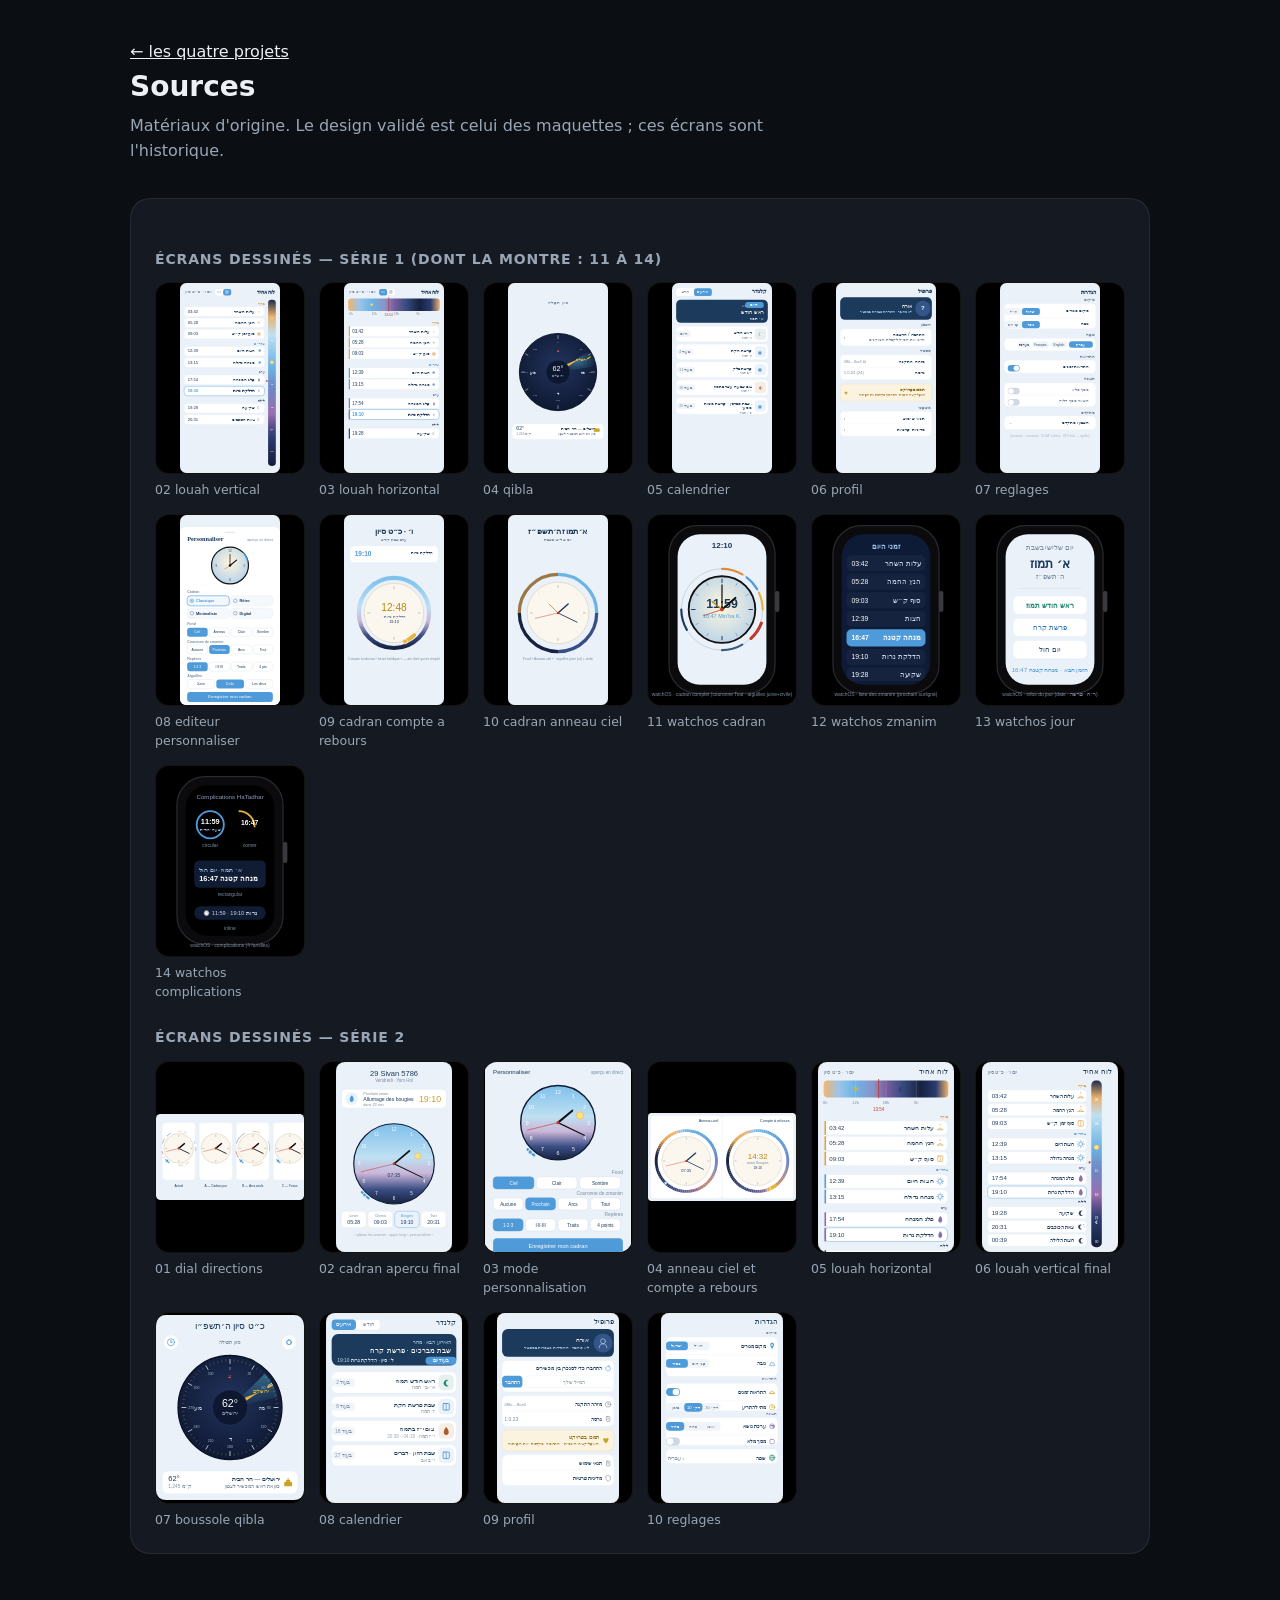
<file: sources/index.html>
<!doctype html>
<html lang="fr"><head><meta charset="utf-8">
<meta name="viewport" content="width=device-width,initial-scale=1">
<meta name="robots" content="noindex,nofollow">
<title>TIDHAR — sources</title><style>
:root{color-scheme:dark;--bg:#0B0E13;--card:#151A22;--line:rgba(255,255,255,.08);--txt:#EDF1F6;--mute:#9AA6B5}
*{box-sizing:border-box}
body{margin:0;background:var(--bg);color:var(--txt);font:16px/1.55 -apple-system,system-ui,"Segoe UI",sans-serif}
main{max-width:1060px;margin:0 auto;padding:40px 20px 80px}
h1{font-size:28px;font-weight:600;margin:0 0 6px}
h2{font-size:21px;font-weight:600;margin:0}
h3{font-size:14px;font-weight:600;color:var(--mute);text-transform:uppercase;letter-spacing:.06em;margin:26px 0 12px}
p{margin:0;color:var(--mute)}
.intro{max-width:720px;margin-bottom:34px}
section{background:var(--card);border:1px solid var(--line);border-radius:20px;padding:24px;margin-top:22px}
.tete{display:flex;align-items:center;gap:12px;margin-bottom:6px;flex-wrap:wrap}
.dot{width:12px;height:12px;border-radius:99px;flex:none}
.badge{font-size:12px;color:var(--mute);border:1px solid var(--line);border-radius:99px;padding:2px 10px}
.btns{display:flex;flex-wrap:wrap;gap:10px;margin-top:16px}
a.btn{display:inline-flex;flex-direction:column;padding:12px 16px;border-radius:14px;text-decoration:none;color:var(--txt);background:rgba(255,255,255,.06);border:1px solid var(--line);min-width:200px}
a.btn:hover{background:rgba(255,255,255,.11)}
a.btn b{font-weight:600;font-size:15px}
a.btn span{font-size:12.5px;color:var(--mute)}
a.btn.main{border-color:var(--acc)}
.grille{display:grid;grid-template-columns:repeat(auto-fill,minmax(150px,1fr));gap:14px}
figure{margin:0}
figure a{display:block;border-radius:14px;overflow:hidden;background:#000;border:1px solid var(--line)}
figure img{display:block;width:100%;height:190px;object-fit:contain}
figcaption{font-size:12.5px;color:var(--mute);margin-top:6px}
.onglets{display:flex;gap:6px;margin-bottom:26px}
.onglets a{padding:9px 16px;border-radius:99px;text-decoration:none;color:var(--mute);border:1px solid var(--line);font-size:15px}
.onglets a[aria-current]{background:#fff;color:#0B0E13;font-weight:600;border-color:#fff}
.onglets small{opacity:.7;font-size:12px;margin-inline-start:4px}
footer{margin-top:36px;font-size:13px;color:var(--mute)}
footer a{color:var(--txt)}
@media (max-width:600px){a.btn{min-width:0;flex:1 1 100%}}
</style></head>
<body><main><p><a href="../" style="color:var(--txt)">← les quatre projets</a></p><h1>Sources</h1><p class="intro">Matériaux d'origine. Le design validé est celui des maquettes ; ces écrans sont l'historique.</p><section><h3>Écrans dessinés — série 1 (dont la montre : 11 à 14)</h3><div class='grille'><figure><a href="ecrans/02_louah_vertical.svg" target="_blank"><img src="ecrans/02_louah_vertical.svg" alt="02 louah vertical" loading="lazy"></a><figcaption>02 louah vertical</figcaption></figure><figure><a href="ecrans/03_louah_horizontal.svg" target="_blank"><img src="ecrans/03_louah_horizontal.svg" alt="03 louah horizontal" loading="lazy"></a><figcaption>03 louah horizontal</figcaption></figure><figure><a href="ecrans/04_qibla.svg" target="_blank"><img src="ecrans/04_qibla.svg" alt="04 qibla" loading="lazy"></a><figcaption>04 qibla</figcaption></figure><figure><a href="ecrans/05_calendrier.svg" target="_blank"><img src="ecrans/05_calendrier.svg" alt="05 calendrier" loading="lazy"></a><figcaption>05 calendrier</figcaption></figure><figure><a href="ecrans/06_profil.svg" target="_blank"><img src="ecrans/06_profil.svg" alt="06 profil" loading="lazy"></a><figcaption>06 profil</figcaption></figure><figure><a href="ecrans/07_reglages.svg" target="_blank"><img src="ecrans/07_reglages.svg" alt="07 reglages" loading="lazy"></a><figcaption>07 reglages</figcaption></figure><figure><a href="ecrans/08_editeur_personnaliser.svg" target="_blank"><img src="ecrans/08_editeur_personnaliser.svg" alt="08 editeur personnaliser" loading="lazy"></a><figcaption>08 editeur personnaliser</figcaption></figure><figure><a href="ecrans/09_cadran_compte_a_rebours.svg" target="_blank"><img src="ecrans/09_cadran_compte_a_rebours.svg" alt="09 cadran compte a rebours" loading="lazy"></a><figcaption>09 cadran compte a rebours</figcaption></figure><figure><a href="ecrans/10_cadran_anneau_ciel.svg" target="_blank"><img src="ecrans/10_cadran_anneau_ciel.svg" alt="10 cadran anneau ciel" loading="lazy"></a><figcaption>10 cadran anneau ciel</figcaption></figure><figure><a href="ecrans/11_watchos_cadran.svg" target="_blank"><img src="ecrans/11_watchos_cadran.svg" alt="11 watchos cadran" loading="lazy"></a><figcaption>11 watchos cadran</figcaption></figure><figure><a href="ecrans/12_watchos_zmanim.svg" target="_blank"><img src="ecrans/12_watchos_zmanim.svg" alt="12 watchos zmanim" loading="lazy"></a><figcaption>12 watchos zmanim</figcaption></figure><figure><a href="ecrans/13_watchos_jour.svg" target="_blank"><img src="ecrans/13_watchos_jour.svg" alt="13 watchos jour" loading="lazy"></a><figcaption>13 watchos jour</figcaption></figure><figure><a href="ecrans/14_watchos_complications.svg" target="_blank"><img src="ecrans/14_watchos_complications.svg" alt="14 watchos complications" loading="lazy"></a><figcaption>14 watchos complications</figcaption></figure></div><h3>Écrans dessinés — série 2</h3><div class='grille'><figure><a href="design/01_dial_directions.svg" target="_blank"><img src="design/01_dial_directions.svg" alt="01 dial directions" loading="lazy"></a><figcaption>01 dial directions</figcaption></figure><figure><a href="design/02_cadran_apercu_final.svg" target="_blank"><img src="design/02_cadran_apercu_final.svg" alt="02 cadran apercu final" loading="lazy"></a><figcaption>02 cadran apercu final</figcaption></figure><figure><a href="design/03_mode_personnalisation.svg" target="_blank"><img src="design/03_mode_personnalisation.svg" alt="03 mode personnalisation" loading="lazy"></a><figcaption>03 mode personnalisation</figcaption></figure><figure><a href="design/04_anneau_ciel_et_compte_a_rebours.svg" target="_blank"><img src="design/04_anneau_ciel_et_compte_a_rebours.svg" alt="04 anneau ciel et compte a rebours" loading="lazy"></a><figcaption>04 anneau ciel et compte a rebours</figcaption></figure><figure><a href="design/05_louah_horizontal.svg" target="_blank"><img src="design/05_louah_horizontal.svg" alt="05 louah horizontal" loading="lazy"></a><figcaption>05 louah horizontal</figcaption></figure><figure><a href="design/06_louah_vertical_final.svg" target="_blank"><img src="design/06_louah_vertical_final.svg" alt="06 louah vertical final" loading="lazy"></a><figcaption>06 louah vertical final</figcaption></figure><figure><a href="design/07_boussole_qibla.svg" target="_blank"><img src="design/07_boussole_qibla.svg" alt="07 boussole qibla" loading="lazy"></a><figcaption>07 boussole qibla</figcaption></figure><figure><a href="design/08_calendrier.svg" target="_blank"><img src="design/08_calendrier.svg" alt="08 calendrier" loading="lazy"></a><figcaption>08 calendrier</figcaption></figure><figure><a href="design/09_profil.svg" target="_blank"><img src="design/09_profil.svg" alt="09 profil" loading="lazy"></a><figcaption>09 profil</figcaption></figure><figure><a href="design/10_reglages.svg" target="_blank"><img src="design/10_reglages.svg" alt="10 reglages" loading="lazy"></a><figcaption>10 reglages</figcaption></figure></div></section></main></body></html>
</file>
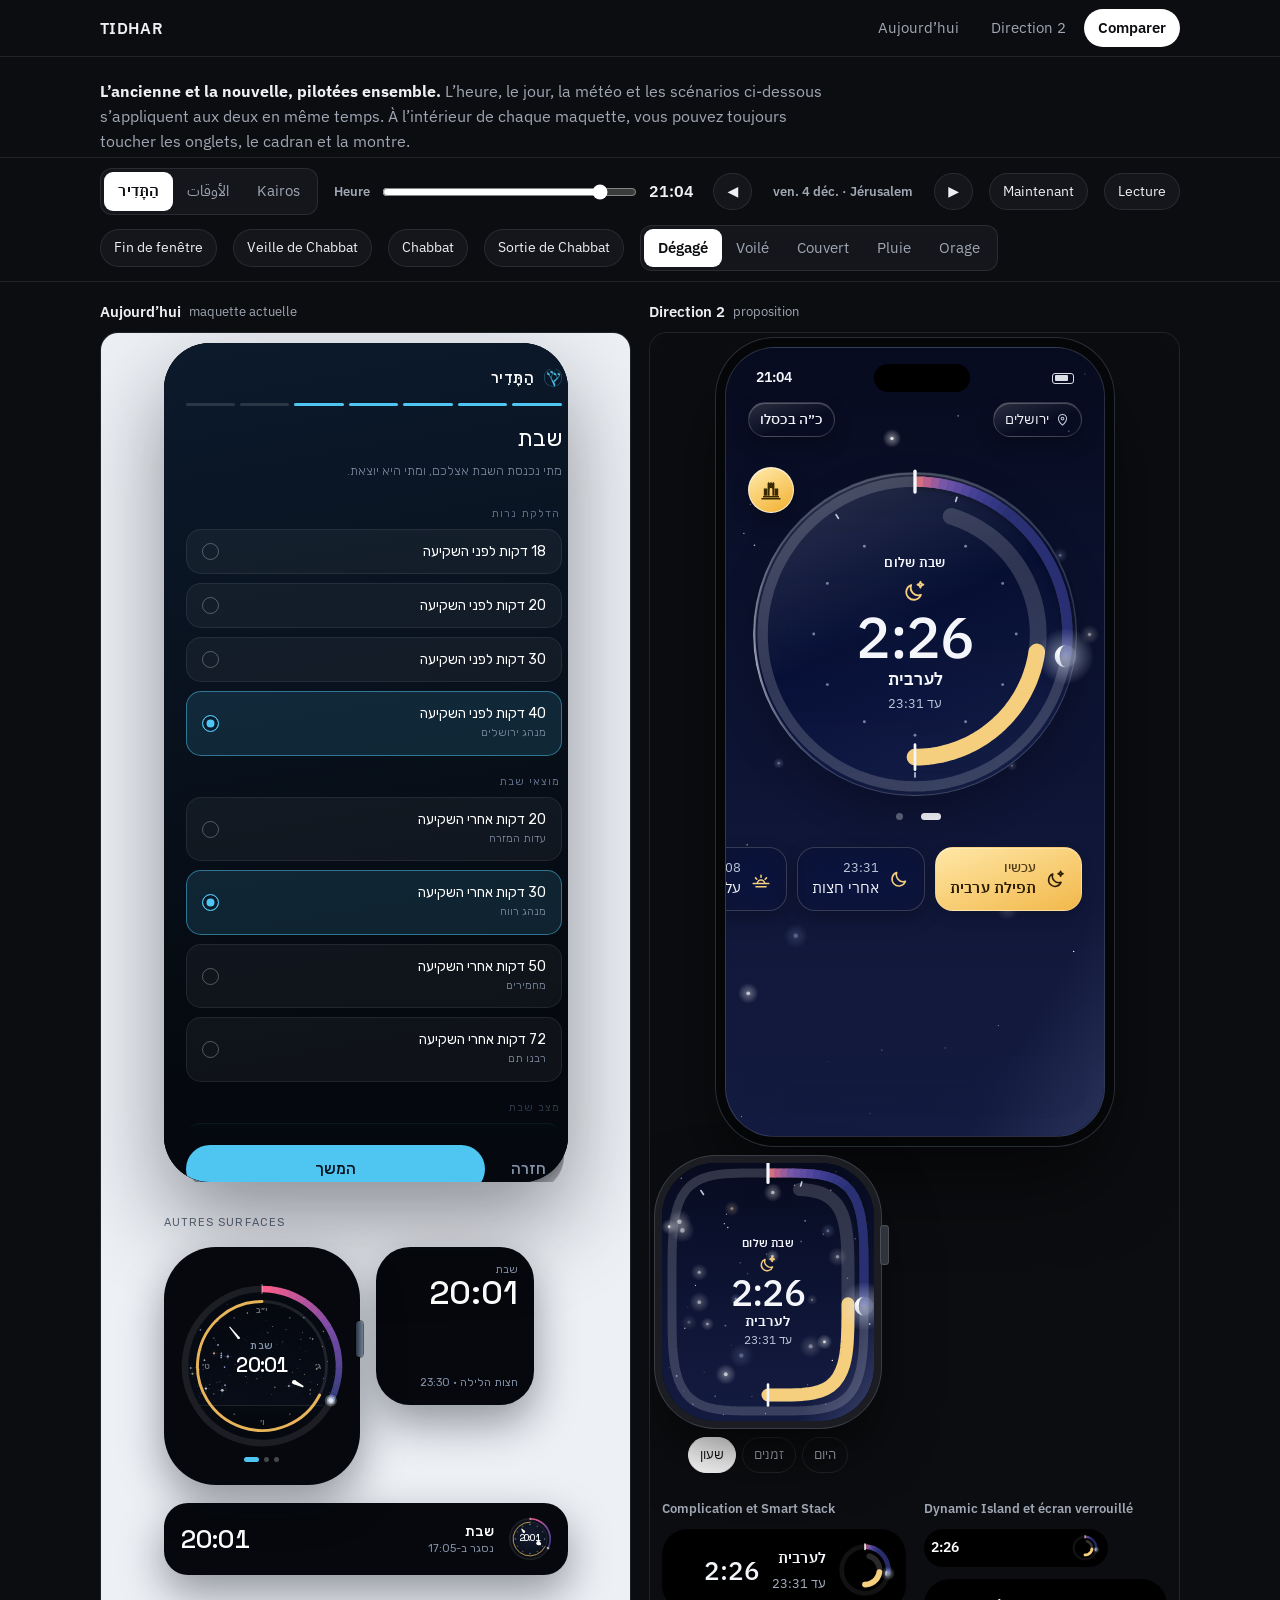
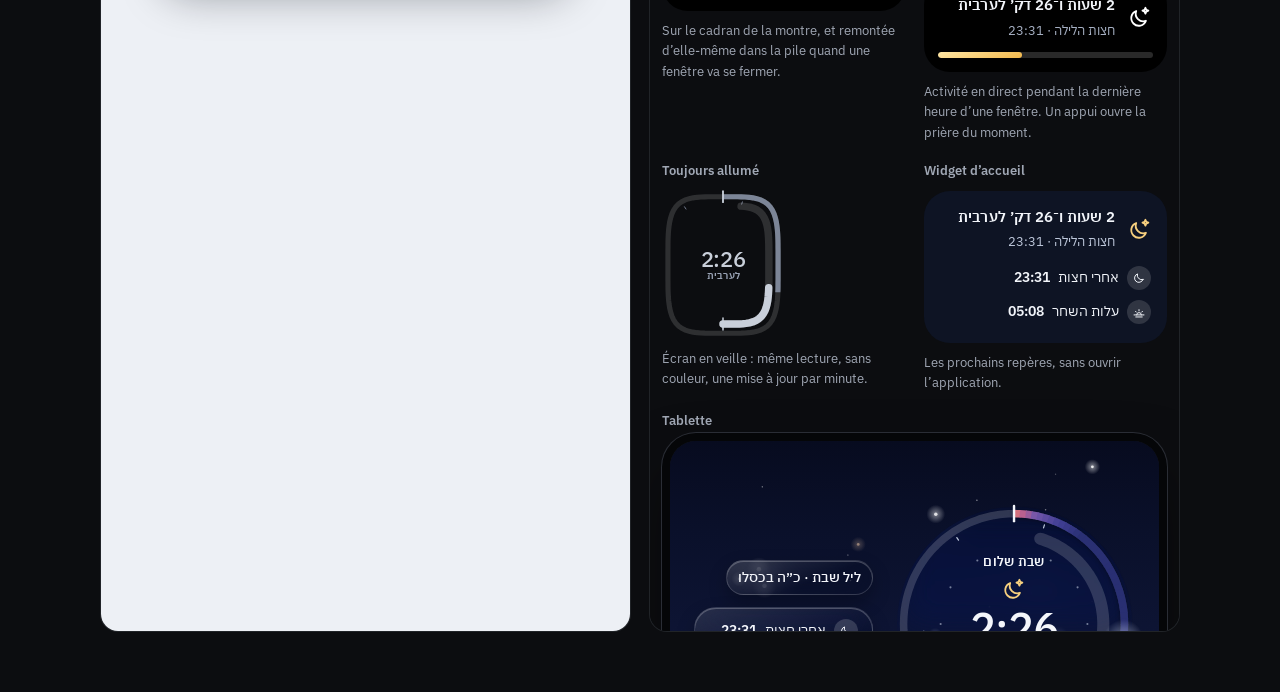
<file: direction-2/comparer.html>
<!doctype html>
<html lang="fr">
<head>
<meta charset="utf-8">
<meta name="viewport" content="width=device-width,initial-scale=1">
<meta name="robots" content="noindex,nofollow">
<title>TIDHAR — Comparer l’ancienne et la nouvelle</title>
<link rel="preconnect" href="https://fonts.googleapis.com">
<link rel="preconnect" href="https://fonts.gstatic.com" crossorigin>
<link href="https://fonts.googleapis.com/css2?family=IBM+Plex+Sans:wght@400;500;600&family=IBM+Plex+Sans+Arabic:wght@500;600&family=IBM+Plex+Sans+Hebrew:wght@500;600&display=swap" rel="stylesheet">
<link rel="stylesheet" href="d2.css?v=7">
<style>
  .cmpgrid{display:grid;grid-template-columns:repeat(2,minmax(0,1fr));gap:18px;padding:18px 0 60px}
  .col h2{font-size:15px;font-weight:600;margin:0 0 8px;display:flex;align-items:center;gap:8px}
  .col h2 small{font-weight:400;color:var(--page-mute);font-size:13px}
  .col iframe{display:block;width:100%;height:1900px;border:1px solid var(--page-line);border-radius:18px;background:#0B0E13}
  .which{display:none}
  .lead{color:var(--page-mute);max-width:74ch;margin:22px 0 4px}
  .lead b{color:var(--page-ink)}
  @media (max-width:900px){
    .cmpgrid{grid-template-columns:minmax(0,1fr)}
    .which{display:inline-flex}
    .cmpgrid[data-view=new] .col.old,.cmpgrid[data-view=old] .col.new{display:none}
  }
</style>
</head>
<body>
<header class="top"><div class="wrap">
  <b>TIDHAR</b>
  <nav class="tabs" aria-label="Sections">
    <a href="../">Aujourd’hui</a>
    <a href="./">Direction 2</a>
    <a href="comparer.html" aria-current="page">Comparer</a>
  </nav>
</div></header>

<div class="wrap"><p class="lead"><b>L’ancienne et la nouvelle, pilotées ensemble.</b> L’heure, le jour, la météo et les scénarios ci-dessous s’appliquent aux deux en même temps. À l’intérieur de chaque maquette, vous pouvez toujours toucher les onglets, le cadran et la montre.</p></div>

<div class="controls"><div class="wrap">
  <div class="seg" role="group" aria-label="Produit">
    <button data-cp="hatadhar" lang="he" aria-pressed="true">הַתָּדִיר</button>
    <button data-cp="awqat" lang="ar">الأوقات</button>
    <button data-cp="kairos">Kairos</button>
  </div>
  <label class="time"><span class="h-small" style="margin:0">Heure</span><input id="ct" type="range" min="0" max="1439" step="1" aria-label="Heure de la journée"><output id="cout" for="ct"></output></label>
  <button class="chip" data-c="prev" aria-label="Jour précédent">◀</button>
  <span class="h-small" id="cday" style="margin:0;min-width:150px;text-align:center"></span>
  <button class="chip" data-c="next" aria-label="Jour suivant">▶</button>
  <button class="chip" data-c="now">Maintenant</button>
  <button class="chip" data-c="play" aria-pressed="false">Lecture</button>
  <button class="chip" data-c="end">Fin de fenêtre</button>
  <button class="chip" data-c="erev" data-only="hatadhar">Veille de Chabbat</button>
  <button class="chip" data-c="shab" data-only="hatadhar">Chabbat</button>
  <button class="chip" data-c="motz" data-only="hatadhar">Sortie de Chabbat</button>
  <div class="seg" role="group" aria-label="Météo" data-only="hatadhar awqat">
    <button data-cw="0" aria-pressed="true">Dégagé</button><button data-cw="0.45">Voilé</button><button data-cw="0.9">Couvert</button><button data-cw="rain">Pluie</button><button data-cw="storm">Orage</button>
  </div>
  <div class="seg which" role="group" aria-label="Version affichée">
    <button data-show="old">Ancienne</button><button data-show="new" aria-pressed="true">Nouvelle</button>
  </div>
</div></div>

<div class="wrap">
  <div class="cmpgrid" id="grid" data-view="new">
    <div class="col old"><h2>Aujourd’hui <small id="v1note"></small></h2><iframe id="f1" title="Maquette actuelle"></iframe></div>
    <div class="col new"><h2>Direction 2 <small>proposition</small></h2><iframe id="f2" title="Direction 2" src="index.html?embed=1"></iframe></div>
  </div>
</div>

<script src="engine.js?v=7"></script>
<script>
(function () {
  'use strict';
  var T = window.TIDHAR, f1 = document.getElementById('f1'), f2 = document.getElementById('f2');
  var V1 = { hatadhar: '../hatadhar/maquette.html', awqat: '../al-awqat/maquette.html', kairos: '../kairos/maquette.html' };
  var CITY = { hatadhar: 'jerusalem', awqat: 'makkah', kairos: 'paris' };   // la ville par défaut de chaque ancienne maquette
  var AR = { 'مكة': 'makkah', 'الدار البيضاء': 'casablanca', 'باريس': 'paris', 'إسطنبول': 'istanbul', 'طهران': 'tehran' };
  var st = { p: 'hatadhar', now: new Date(), wx: 0, playing: false }, timer = null, v1ok = false;
  function $(s) { return document.querySelector(s); }
  function $$(s) { return [].slice.call(document.querySelectorAll(s)); }
  function tz() { return T.CITIES[CITY[st.p]].tz; }
  function D() { try { return f2.contentWindow.D2; } catch (e) { return null; } }

  function pushD2(full) {
    var d = D(); if (!d) return; var S = d.S, changed = S.p !== st.p;
    S.p = st.p; S.cfg[st.p].city = CITY[st.p]; S.now = new Date(+st.now); S.wx = st.wx;
    if (changed || full) { S.screen = 0; S.wscreen = 0; S.side = S.wside = 'front'; S.sheet = null; d.render(); } else d.paint();
  }
  /* L'ancienne maquette se pilote par ses propres commandes : on les actionne à sa place. */
  function pushV1() {
    var d; try { d = f1.contentDocument; } catch (e) { return; }
    if (!v1ok || !d || !d.getElementById('tslider')) return;
    var w = T.wall(st.now, tz()), od = d.getElementById('out-day'), mm = od && od.textContent.match(/(\d{4})-(\d{2})-(\d{2})/);
    if (mm) { var diff = Math.round((Date.UTC(w.y, w.m, w.d) - Date.UTC(+mm[1], mm[2] - 1, +mm[3])) / 864e5), b = d.getElementById(diff > 0 ? 'dnext' : 'dprev'), n = Math.min(Math.abs(diff), 370); while (b && n--) b.click(); }
    var s = d.getElementById('tslider'); s.value = w.h * 60 + w.min; s.dispatchEvent(new f1.contentWindow.Event('input', { bubbles: true }));
    var wx = isNaN(+st.wx) ? 0.9 : +st.wx; [].forEach.call(d.querySelectorAll('.wxb'), function (x) { if (+x.dataset.c === wx && x.getAttribute('aria-pressed') !== 'true') x.click(); });
  }
  function ui() {
    var w = T.wall(st.now, tz()), z = tz();
    $('#ct').value = w.h * 60 + w.min;
    $('#cout').textContent = new Intl.DateTimeFormat('fr-FR', { hour: '2-digit', minute: '2-digit', timeZone: z, hourCycle: 'h23' }).format(st.now);
    $('#cday').textContent = new Intl.DateTimeFormat('fr-FR', { weekday: 'short', day: 'numeric', month: 'short', timeZone: z }).format(st.now) + ' · ' + T.CITIES[CITY[st.p]].fr;
    $$('[data-cp]').forEach(function (b) { b.setAttribute('aria-pressed', b.dataset.cp === st.p); });
    $$('[data-cw]').forEach(function (b) { b.setAttribute('aria-pressed', String(b.dataset.cw) === String(st.wx)); });
    $$('[data-only]').forEach(function (e) { e.hidden = e.dataset.only.split(' ').indexOf(st.p) < 0; });
  }
  function push() { ui(); pushD2(); pushV1(); }
  function stop() { st.playing = false; clearInterval(timer); var b = $('[data-c=play]'); b.setAttribute('aria-pressed', false); b.textContent = 'Lecture'; }
  function loadV1() { v1ok = false; $('#v1note').textContent = ''; f1.src = V1[st.p]; }

  f1.addEventListener('load', function () {
    var d; try { d = f1.contentDocument; } catch (e) { return; }
    if (!d || !d.body) return;
    var css = d.createElement('style'); css.textContent = '.lede,.harness,.rig{display:none!important}.stage{padding-top:10px!important}'; d.head.appendChild(css);
    var od = d.getElementById('out-date'), txt = od ? od.textContent : '';
    if (st.p === 'awqat') Object.keys(AR).forEach(function (k) { if (txt.indexOf(k) >= 0) CITY.awqat = AR[k]; });
    $('#v1note').textContent = st.p === 'kairos' ? 'maquette actuelle · sans réglage de jour ni de météo' : 'maquette actuelle';
    v1ok = true; push();
    // À la première visite, l'ancienne maquette joue son écran de lancement puis son assistant de démarrage
    // (sept étapes animées). On le passe à sa place, puis on resynchronise. Les visites suivantes s'en souviennent.
    var t0 = Date.now(), seen = false, me = st.p, iv = setInterval(function () {
      var b; try { b = f1.contentDocument.getElementById('onb-next'); } catch (e) { b = null; }
      var vis = !!(b && b.offsetParent);
      if (vis) { seen = true; b.click(); }
      if (me !== st.p || (seen && !vis) || Date.now() - t0 > 9000) { clearInterval(iv); if (me === st.p) push(); }
    }, 350);
  });
  f2.addEventListener('load', function () { pushD2(true); });

  document.addEventListener('click', function (ev) {
    var b = ev.target.closest('[data-cp],[data-c],[data-cw],[data-show]'); if (!b) return; var c = b.dataset.c, d = D();
    if (b.dataset.cp) { stop(); st.p = b.dataset.cp; loadV1(); ui(); return pushD2(true); }
    if (b.dataset.cw != null) { st.wx = isNaN(+b.dataset.cw) ? b.dataset.cw : +b.dataset.cw; return push(); }
    if (b.dataset.show) { $('#grid').dataset.view = b.dataset.show; return $$('[data-show]').forEach(function (x) { if (x.tagName === 'BUTTON') x.setAttribute('aria-pressed', x === b); }); }
    if (c === 'play') { if (st.playing) return stop(); st.playing = true; b.setAttribute('aria-pressed', true); b.textContent = 'Pause'; timer = setInterval(function () { st.now = new Date(+st.now + 2 * T.MIN); push(); }, 110); return; }
    stop();
    if (c === 'prev' || c === 'next') st.now = new Date(+st.now + (c === 'next' ? 1 : -1) * 864e5);
    else if (c === 'now') st.now = new Date();
    else if (d) { pushD2(); d.go(c); st.now = new Date(+d.S.now); }   // la nouvelle maquette sait où tombent la fin de fenêtre et Chabbat
    push();
  });
  $('#ct').addEventListener('input', function () { stop(); var w = T.wall(st.now, tz()); st.now = T.fromWall(w.y, w.m, w.d, this.value / 60, tz()); push(); });
  ui(); loadV1();
})();
</script>
</body>
</html>
</file>
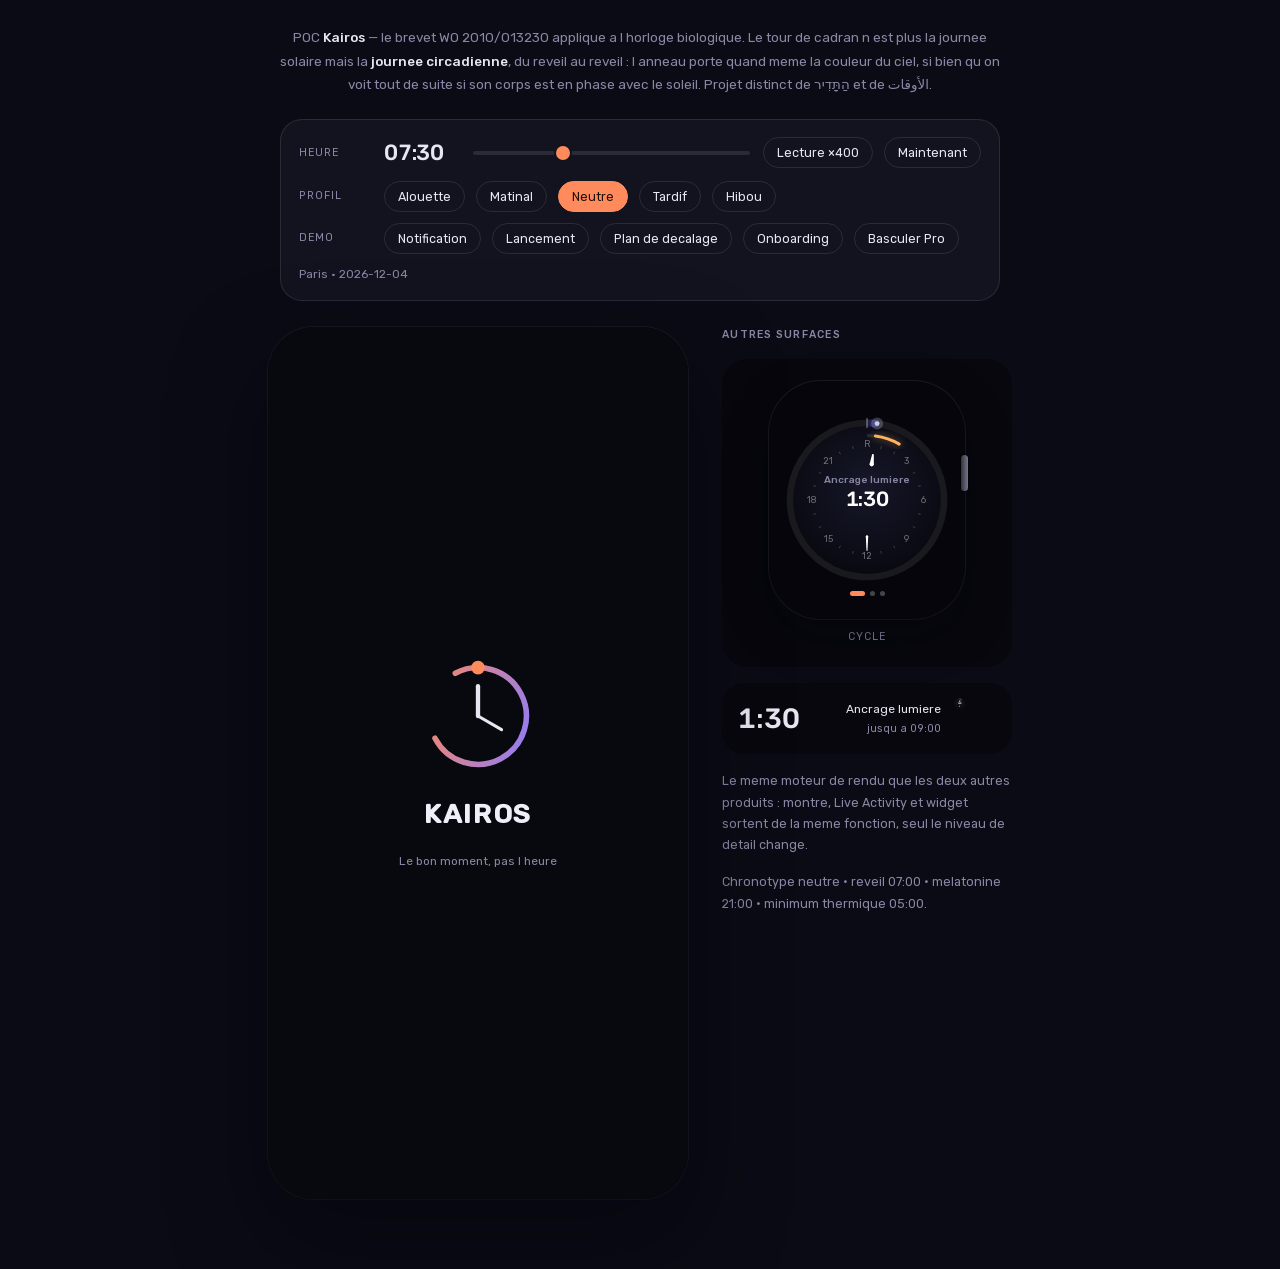
<file: kairos/maquette.html>
<!doctype html>
<meta charset="utf-8">
<meta name="viewport" content="width=device-width,initial-scale=1">
<title>Kairos · POC</title>
<style>
/* Rubik (OFL), sous-ensemble latin. Les chiffres monospaces d avant
   faisaient machine a ecrire ; ceux-ci sont geometriques et chaleureux,
   et ils portent le chasse fixe la ou les chiffres s alignent. */
@font-face{font-family:'Rubik';font-style:normal;font-weight:300;font-display:swap;src:url([data-uri]) format('woff2');unicode-range:U+0000-00FF, U+0131, U+0152-0153, U+02BB-02BC, U+02C6, U+02DA, U+02DC, U+0304, U+0308, U+0329, U+2000-206F, U+20AC, U+2122, U+2191, U+2193, U+2212, U+2215, U+FEFF, U+FFFD;}
@font-face{font-family:'Rubik';font-style:normal;font-weight:400;font-display:swap;src:url([data-uri]) format('woff2');unicode-range:U+0000-00FF, U+0131, U+0152-0153, U+02BB-02BC, U+02C6, U+02DA, U+02DC, U+0304, U+0308, U+0329, U+2000-206F, U+20AC, U+2122, U+2191, U+2193, U+2212, U+2215, U+FEFF, U+FFFD;}
@font-face{font-family:'Rubik';font-style:normal;font-weight:500;font-display:swap;src:url([data-uri]) format('woff2');unicode-range:U+0000-00FF, U+0131, U+0152-0153, U+02BB-02BC, U+02C6, U+02DA, U+02DC, U+0304, U+0308, U+0329, U+2000-206F, U+20AC, U+2122, U+2191, U+2193, U+2212, U+2215, U+FEFF, U+FFFD;}
/* =========================================================================
   KAIROS — le meme brevet WO 2010/013230, applique a l horloge biologique.
   Ce qui change par rapport aux deux premiers produits : le tour de cadran
   n est plus la journee solaire mais la journee circadienne, du reveil au
   reveil. Le soleil reste dessine sur l anneau, en decalage : on voit d un
   coup d oeil si son corps est cale sur le ciel ou non.
   ========================================================================= */
:root{
  --stage:#0A0B14;--stage-2:#12131F;--stage-ink:#E8E6F2;--stage-sub:#8A87A6;
  --stage-line:rgba(255,255,255,.10);
  --day:#FF8A5B;      /* le versant lumiere */
  --night:#8B7BFF;    /* le versant obscurite */
  --go:#4FD8A0;--warn:#FFC24A;--stop:#FF5D7A;
  --f-ui:'Rubik',-apple-system,BlinkMacSystemFont,'Segoe UI',system-ui,sans-serif;
  --f-num:'Rubik',-apple-system,'SF Pro Display',system-ui,sans-serif;
}
*{box-sizing:border-box}
body{margin:0;background:var(--stage);color:var(--stage-ink);
  font:15px/1.55 var(--f-ui);
  -webkit-font-smoothing:antialiased}
.wrap{max-width:1120px;margin:0 auto;padding:26px 22px 70px}
.intro{max-width:720px;margin:0 auto 22px;text-align:center;font-size:13.5px;
  line-height:1.75;color:var(--stage-sub)}
.intro b{color:var(--stage-ink);font-weight:500}

/* ---- harnais ---- */
.rig{background:var(--stage-2);border:1px solid var(--stage-line);border-radius:22px;
  padding:16px 18px;margin:0 auto 26px;max-width:720px;display:flex;flex-direction:column;gap:11px}
.rigrow{display:flex;align-items:center;gap:11px;flex-wrap:wrap}
.rigrow>label{font-size:10.5px;letter-spacing:.1em;text-transform:uppercase;
  color:var(--stage-sub);width:74px;flex:none}
.clk{font-family:var(--f-num);font-size:22px;font-weight:500;font-variant-numeric:tabular-nums;
  min-width:76px;letter-spacing:-.01em}
input[type=range]{-webkit-appearance:none;appearance:none;flex:1;min-width:170px;height:22px;background:none}
input[type=range]::-webkit-slider-runnable-track{height:4px;border-radius:99px;background:var(--stage-line)}
input[type=range]::-webkit-slider-thumb{-webkit-appearance:none;width:18px;height:18px;margin-top:-7px;
  border-radius:99px;background:var(--day);border:2px solid var(--stage-2);cursor:grab}
.btn{font-family:inherit;font-size:12.5px;color:var(--stage-ink);background:none;
  border:1px solid var(--stage-line);border-radius:99px;padding:7px 13px;cursor:pointer}
.btn:hover{background:rgba(255,255,255,.05)}
.btn[aria-pressed=true]{background:var(--day);border-color:var(--day);color:#20100A}

/* ---- surfaces ---- */
.devices{display:flex;gap:34px;align-items:flex-start;justify-content:center;flex-wrap:wrap}
.side{width:290px;display:flex;flex-direction:column;gap:16px}
.side h4{margin:0;font-size:10.5px;letter-spacing:.12em;text-transform:uppercase;color:var(--stage-sub);font-weight:500}
.side p{margin:0;font-size:12.5px;color:var(--stage-sub);line-height:1.7}
.card-dark{background:#07070D;border-radius:26px;padding:22px;display:grid;place-items:center}
/* ---- la montre ----
   Ce n est pas une vignette : c est un appareil a part entiere, avec ses
   ecrans qu on balaie et sa couronne. Le meme moteur de rendu que le
   telephone, au niveau de detail de la montre. */
.watch{position:relative;width:196px;height:238px;border-radius:52px;background:#05050B;
  margin:0 auto;box-shadow:0 18px 44px rgba(4,4,14,.45),0 0 0 1px rgba(255,255,255,.08);
  display:grid;place-items:center}
.crown{position:absolute;inset-inline-end:-3px;top:74px;width:7px;height:36px;border-radius:4px;
  background:linear-gradient(90deg,#33333F,#75758C);cursor:ns-resize;z-index:4;
  box-shadow:0 0 0 1px rgba(0,0,0,.5)}
.crown:focus-visible{outline:2px solid #FF8A5B;outline-offset:2px}
.wscr{position:relative;width:176px;height:214px;border-radius:42px;overflow:hidden;
  background:#05050B;touch-action:none;cursor:grab}
.wscr:active{cursor:grabbing}
.wscr:focus-visible{outline:2px solid #FF8A5B;outline-offset:-2px}
.wpages{display:flex;height:100%;transition:transform .34s cubic-bezier(.22,.9,.25,1)}
.wpage{width:176px;flex:none;display:flex;align-items:center;justify-content:center}
.wpage svg{display:block}
.wdots{position:absolute;bottom:11px;inset-inline:0;display:flex;gap:5px;justify-content:center;
  pointer-events:none;z-index:2}
.wdots i{width:5px;height:5px;border-radius:99px;background:rgba(255,255,255,.26);
  transition:width .28s,background .28s}
.wdots i.on{width:15px;background:#FF8A5B}
.wlab{text-align:center;font-size:10.5px;letter-spacing:.1em;text-transform:uppercase;
  color:var(--stage-sub);margin-top:10px}
.la{background:#07070D;border-radius:22px;padding:14px 16px;display:flex;align-items:center;gap:13px}
.la b{font-family:var(--f-num);font-size:28px;font-weight:500;font-variant-numeric:tabular-nums}
.la .lat{flex:1;text-align:end;font-size:12px}
.la .lat em{display:block;font-style:normal;color:var(--stage-sub);font-size:10.5px;margin-top:2px}

/* ---- telephone ---- */
.phone{position:relative;width:420px;height:872px;border-radius:46px;overflow:hidden;
  background:#06060C;flex:none;
  box-shadow:0 40px 90px rgba(4,4,12,.55),0 0 0 1px rgba(255,255,255,.06);
  --logo:url("data:image/svg+xml,%3Csvg xmlns='http://www.w3.org/2000/svg' viewBox='0 0 200 200'%3E%3Cdefs%3E%3ClinearGradient id='g' x1='0' y1='1' x2='1' y2='0'%3E%3Cstop offset='0' stop-color='%238B7BFF'/%3E%3Cstop offset='1' stop-color='%23FF8A5B'/%3E%3C/linearGradient%3E%3C/defs%3E%3Ccircle cx='100' cy='100' r='78' fill='none' stroke='url(%23g)' stroke-width='9' stroke-linecap='round' stroke-dasharray='368 122' transform='rotate(-118 100 100)'/%3E%3Ccircle cx='100' cy='22' r='11' fill='%23FF8A5B'/%3E%3Cpath d='M100 100 L100 52' stroke='%23E8E6F2' stroke-width='7' stroke-linecap='round'/%3E%3Cpath d='M100 100 L138 122' stroke='%23E8E6F2' stroke-width='5' stroke-linecap='round'/%3E%3C/svg%3E")}
/* le ciel vit DANS le bandeau : quand le bandeau se replie, le ciel se replie
   avec lui et le bandeau reste opaque, si bien que la liste passe dessous au
   lieu de le traverser. */
#sky{position:absolute;inset:0;width:100%;height:100%;display:block;z-index:-1}
.ui{position:absolute;top:0;left:0;width:420px;height:872px;transform-origin:top left;
  transform:scale(var(--k,1));display:flex;flex-direction:column;font-size:14px}
.t-dark{--txt:#F0EEF8;--sub:#8A87A6;--panel:rgba(18,19,31,.74);--line:rgba(255,255,255,.10);
  --face-c:#161829;--face-r:#08080F;background:#06060C}
.t-light{--txt:#171528;--sub:#6B687F;--panel:rgba(255,255,255,.80);--line:rgba(23,21,40,.10);
  --face-c:#FFFFFF;--face-r:#ECE9F4;background:#F4F2F7}
.ui{color:var(--txt)}

/* ---- le bandeau celeste qui se replie ----
   Au defilement, la bande de ciel passe de 214 px a 40 px et reste collee en
   haut : le contenu gagne l essentiel de la hauteur sans perdre le contexte
   temporel, parce que soleil, lune et heure biologique se condensent sur la
   ligne qui reste. --hc va de 0 (deployee) a 1 (repliee) et pilote a la fois
   la hauteur du bandeau et celle du ciel dessine. */
/* le bandeau est EN SURIMPRESSION, pas dans le flux : sinon le replier
   agrandit la liste, ce qui supprime le debordement qui provoquait le repli —
   et le bandeau se remet a osciller. Hors du flux, la hauteur utile de la
   liste ne bouge plus et la course du repli vaut exactement les 174 px
   gagnes, si bien que la premiere ligne reste collee sous le bandeau tout du
   long. */
.head{padding:16px 20px calc(30px - 24px*var(--hc,0));
  position:absolute;top:0;inset-inline:0;overflow:hidden;
  height:calc(214px - 174px*var(--hc,0));
  display:flex;flex-direction:column;gap:10px;z-index:6;
  color:#fff;text-shadow:0 1px 12px rgba(4,4,14,.6)}
.head-top{display:flex;align-items:center;justify-content:space-between;gap:12px}
.brand{display:flex;align-items:center;gap:8px;font-size:15px;font-weight:600;letter-spacing:.02em;flex:none}
.lg{width:20px;height:20px;background:var(--logo) center/contain no-repeat;flex:none}
.hright{position:relative;flex:1;min-height:17px;display:flex;align-items:center;justify-content:flex-end}
.wx{font-size:12px;opacity:max(0,calc(.85 - var(--hc,0)*1.4));font-variant-numeric:tabular-nums;white-space:nowrap}
/* la ligne condensee : elle prend la place de la meteo quand le ciel se replie */
.hmin{position:absolute;inset-inline-end:0;top:50%;transform:translateY(-50%);
  display:flex;align-items:center;gap:11px;white-space:nowrap;font-size:11.5px;
  font-variant-numeric:tabular-nums;pointer-events:none;
  opacity:max(0,calc(var(--hc,0)*2 - 1))}
.hmin span{display:flex;align-items:center;gap:4px}
.hmin svg{width:13px;height:13px;flex:none;fill:none;stroke:currentColor;stroke-width:1.9;
  stroke-linecap:round;stroke-linejoin:round}
.hgrow{flex:1;min-height:0}
.hbig{opacity:max(0,calc(1 - var(--hc,0)*2.4));transform:translateY(calc(var(--hc,0)*-12px))}
.hday{font-size:30px;font-weight:300;letter-spacing:-.01em;line-height:1.1}
.hsub{font-size:12px;opacity:.86;margin-top:3px}

.deck{flex:1;position:relative;overflow:hidden}
.screen{position:absolute;inset:0;padding:0 18px;display:none;flex-direction:column}
.screen.on{display:flex}
/* l ecran du cadran ne defile pas : il reserve la hauteur du bandeau deploye */
.screen[data-s="now"]{padding-top:214px}
.stitle{font-size:11px;letter-spacing:.07em;color:var(--sub);padding:8px 2px 8px;text-transform:uppercase}
/* les ecrans qui defilent reservent la meme hauteur DANS le defilement : elle
   se retire au fur et a mesure et la liste remonte sous le bandeau. */
.dayscroll,.rows{padding-top:214px}
.rowlist{display:flex;flex-direction:column;gap:9px}

/* cadran */
.dialwrap{position:relative;height:372px;display:flex;align-items:center;justify-content:center;flex:none}
.dialwrap svg{overflow:visible;position:relative;z-index:1}
.now{flex:none;text-align:center;font-size:12px;color:var(--sub);line-height:1.6;padding:0 6px 4px;min-height:36px}
.now b{color:var(--txt);font-weight:500}

/* pastilles */
.rail{position:relative;flex:none;display:flex;gap:10px;overflow-x:auto;scroll-snap-type:x mandatory;
  margin-inline:-18px;padding:18px 0 36px;scrollbar-width:none}
.rail::-webkit-scrollbar{display:none}
.rail::before,.rail::after{content:"";flex:none;width:calc(50% - 78px)}
.chip{flex:none;width:156px;scroll-snap-align:center;display:flex;align-items:center;gap:11px;
  padding:11px 13px;border:none;border-radius:18px;background:var(--panel);
  -webkit-backdrop-filter:blur(14px);backdrop-filter:blur(14px);
  box-shadow:0 8px 18px rgba(4,4,14,.30);cursor:pointer;font-family:inherit;color:var(--txt);
  text-align:start;opacity:.5;transform:scale(.93);transition:opacity .24s,transform .24s,box-shadow .24s}
/* La pastille active n est plus un contour sombre mais un APLAT PLEIN de la
   couleur de sa fenetre, icone et texte en blanc pur : c est ce qui se lit a
   bout de bras et en plein soleil. La teinte est celle de la phase, assombrie
   par vivid() juste assez pour que le blanc passe 4,5:1. */
.chip.on{opacity:1;transform:scale(1);background:var(--phf,#7B6CF0);color:#FFFFFF;
  box-shadow:0 10px 24px var(--phs,rgba(4,4,14,.40)),0 2px 6px rgba(4,4,14,.34)}
.chip.done{opacity:.3}.chip.done.on{opacity:.9}
/* l icone porte la pastille : elle est assez grande pour se lire de loin et
   posee sur une gouttiere teintee de la couleur de la fenetre. */
.chip i.cg{width:36px;height:36px;border-radius:12px;flex:none;display:grid;place-items:center;
  background:var(--line);color:var(--sub);transition:background .24s,color .24s}
.chip svg{width:22px;height:22px;flex:none;fill:none;stroke:currentColor;stroke-width:1.8;
  stroke-linecap:round;stroke-linejoin:round}
.chip.on i.cg{background:rgba(255,255,255,.22);color:#FFFFFF}
.ci{display:flex;flex-direction:column;min-width:0}
.cn{font-size:10.5px;color:var(--sub);white-space:nowrap;overflow:hidden;text-overflow:ellipsis}
.chip.on .cn{color:rgba(255,255,255,.88)}
.chip.on .ct{color:#FFFFFF}
.ct{font-family:var(--f-num);font-size:16px;font-weight:500;font-variant-numeric:tabular-nums;margin-top:2px}
.dots{display:flex;gap:6px;justify-content:center;padding:0 0 8px;flex:none}
.dots i{width:6px;height:6px;border-radius:99px;background:var(--line);display:block}
.dots i.on{width:18px;background:var(--ph)}

/* frise du jour */
.dayscroll{position:relative;flex:1;overflow:auto;scrollbar-width:none;
  padding-inline-start:46px;padding-bottom:14px;
  margin-inline-end:-18px;padding-inline-end:18px;
  -webkit-mask-image:linear-gradient(180deg,#000 0,#000 93%,transparent 100%)}
.dayscroll::-webkit-scrollbar{display:none}
.band{position:absolute;inset-inline-start:5px;top:220px;width:30px;border-radius:99px;overflow:hidden}
.band canvas{display:block;width:30px}
.bnow{position:absolute;inset-inline:-6px;height:2px}
.bnow::before,.bnow::after{content:"";position:absolute;top:0;width:9px;height:2px;border-radius:99px;
  background:var(--ph);box-shadow:0 0 10px var(--ph)}
.bnow::before{inset-inline-start:0}.bnow::after{inset-inline-end:0}
.prow{display:flex;align-items:center;gap:11px;padding:11px 13px;border-radius:16px;
  background:var(--panel);-webkit-backdrop-filter:blur(12px);backdrop-filter:blur(12px);
  box-shadow:0 5px 14px rgba(4,4,14,.20);margin-bottom:6px}
.prow.past{opacity:.4;box-shadow:none;background:none}
.prow.now{box-shadow:0 10px 18px rgba(4,4,14,.34);outline:1px solid var(--ph);outline-offset:-1px}
.prow i.dot{width:9px;height:9px;border-radius:99px;flex:none}
.pn{flex:1;min-width:0;font-size:13.5px}
.pn em{display:block;font-style:normal;font-size:10.5px;color:var(--sub);margin-top:2px;font-weight:300}
.pt{text-align:end;flex:none;font-family:var(--f-num);font-size:15px;font-weight:500;
  font-variant-numeric:tabular-nums}
.pt em{display:block;font-style:normal;font-size:10.5px;color:var(--sub);margin-top:2px}

/* listes et cartes */
.rows{flex:1;overflow:auto;scrollbar-width:none;
  margin-inline:-18px;padding-inline:18px;padding-bottom:14px;
  -webkit-mask-image:linear-gradient(180deg,#000 0,#000 94%,transparent 100%)}
.rows::-webkit-scrollbar{display:none}
.row{display:flex;align-items:center;justify-content:space-between;gap:12px;background:var(--panel);
  border:1px solid var(--line);border-radius:16px;padding:13px 16px;
  -webkit-backdrop-filter:blur(14px);backdrop-filter:blur(14px)}
.row .lbl{font-size:14px}
.row .sec{font-size:11px;color:var(--sub);font-weight:300;margin-top:2px}
.row .rt{display:flex;align-items:center;gap:10px}
.lead{font-family:inherit;font-size:11.5px;color:var(--ph);background:none;border:1px solid var(--line);
  border-radius:99px;padding:4px 10px;cursor:pointer;white-space:nowrap}
.sw{width:40px;height:23px;border-radius:99px;background:var(--line);position:relative;cursor:pointer;
  flex:none;border:none;padding:0}
.sw::after{content:"";position:absolute;top:3px;inset-inline-start:3px;width:17px;height:17px;
  border-radius:99px;background:#7B7891;transition:.2s}
.sw[aria-pressed=true]{background:rgba(255,138,91,.28)}
.sw[aria-pressed=true]::after{inset-inline-start:20px;background:var(--day)}
.sec-h{display:flex;align-items:center;gap:9px;padding:15px 3px 5px;font-size:10.5px;
  letter-spacing:.09em;text-transform:uppercase;color:var(--sub)}
.sec-h i{flex:1;height:1px;background:var(--line)}
.card{background:var(--panel);border:1px solid var(--line);border-radius:20px;padding:15px 17px;
  -webkit-backdrop-filter:blur(14px);backdrop-filter:blur(14px)}
.card h5{margin:0 0 6px;font-size:14px;font-weight:500}
.card p{margin:0;font-size:12px;color:var(--sub);line-height:1.65;font-weight:300}
.pro{background:linear-gradient(140deg,rgba(255,138,91,.20),rgba(139,123,255,.16));
  border:1px solid rgba(255,138,91,.30)}
.seg{display:flex;background:var(--line);border-radius:99px;padding:3px;gap:2px;flex:none}
.seg button{flex:1;font-family:inherit;font-size:12px;color:var(--sub);background:none;border:none;
  border-radius:99px;padding:7px 4px;cursor:pointer}
.seg button[aria-pressed=true]{background:var(--panel);color:var(--txt)}
.fld{width:100%;font-family:inherit;font-size:14px;color:var(--txt);background:var(--panel);
  border:1px solid var(--line);border-radius:13px;padding:11px 13px;margin-top:6px}
/* cadran de reglage : il se manipule au doigt, donc il ne defile pas sous lui */
.tdial{display:block;margin:6px auto 0;touch-action:none;cursor:grab;-webkit-user-select:none;user-select:none}
.tdial:active{cursor:grabbing}
.tdial:focus-visible{outline:2px solid var(--ph,#FF8A5B);outline-offset:3px;border-radius:99px}
.cta{width:100%;font-family:inherit;font-size:15px;font-weight:600;border:none;border-radius:99px;
  padding:15px;background:var(--day);color:#25120A;cursor:pointer;display:block}
.cta.ghost{background:none;color:var(--sub);border:1px solid var(--line)}
.patent{font-size:11px;color:var(--sub);line-height:1.7;font-weight:300;text-align:center;padding:6px 0 14px}

/* plan de decalage */
.days{display:flex;gap:6px;overflow-x:auto;scrollbar-width:none;
  margin-inline:-4px;padding:2px 4px 4px}
.days::-webkit-scrollbar{display:none}
.days button{flex:none;font-family:inherit;font-size:11.5px;color:var(--sub);
  background:none;border:1px solid var(--line);border-radius:99px;padding:6px 12px;cursor:pointer;
  white-space:nowrap}
.days button[aria-pressed=true]{background:var(--phf,#7B6CF0);border-color:transparent;color:#FFFFFF}
.step{display:flex;gap:12px;padding:12px 0;border-bottom:1px solid var(--line)}
.step:last-child{border-bottom:none}
.stime{width:58px;flex:none;font-family:var(--f-num);font-size:14px;font-weight:500;
  font-variant-numeric:tabular-nums}
.stime em{display:block;font-style:normal;font-size:10px;color:var(--sub);margin-top:2px}
.sbody{flex:1;min-width:0;font-size:13px}
.sbody em{display:block;font-style:normal;font-size:11px;color:var(--sub);margin-top:3px;font-weight:300}
.sico{width:26px;height:26px;border-radius:9px;flex:none;display:grid;place-items:center}
.sico svg{width:15px;height:15px;fill:none;stroke:currentColor;stroke-width:1.9;stroke-linecap:round;stroke-linejoin:round}

/* nav */
.nav{flex:none;margin:0 20px 24px;display:flex;justify-content:space-around;align-items:center;
  background:var(--panel);border:none;border-radius:99px;padding:12px 8px;
  -webkit-backdrop-filter:blur(22px) saturate(1.3);backdrop-filter:blur(22px) saturate(1.3);
  box-shadow:0 6px 16px rgba(4,4,14,.55),0 1px 4px rgba(4,4,14,.32)}
.nav button{background:none;border:none;color:var(--sub);font-family:inherit;font-size:9.5px;
  display:flex;flex-direction:column;align-items:center;gap:4px;cursor:pointer;padding:2px 8px}
.nav button svg{width:21px;height:21px;fill:none;stroke:currentColor;stroke-width:1.7;
  stroke-linecap:round;stroke-linejoin:round}
.nav button.on{color:var(--ph)}

/* feuille */
.sheet{position:absolute;inset:0;z-index:15;display:flex;flex-direction:column;justify-content:flex-end}
.sheet[hidden]{display:none}
.sheet .scrim{position:absolute;inset:0;background:rgba(4,4,12,.55);
  -webkit-backdrop-filter:blur(3px);backdrop-filter:blur(3px)}
.sheet .body{position:relative;background:var(--sheet,#141527);border-radius:26px 26px 0 0;
  padding:10px 20px 26px;max-height:78%;overflow:auto;scrollbar-width:none;
  box-shadow:0 -20px 50px rgba(4,4,14,.6)}
.t-light .sheet .body{--sheet:#FFFFFF}
.sheet .body::-webkit-scrollbar{display:none}
.grab{width:38px;height:4px;border-radius:99px;background:var(--line);margin:0 auto 12px}
.sheet-h{font-size:17px;font-weight:600;padding:2px 2px 4px}
.sheet-p{font-size:12.5px;color:var(--sub);line-height:1.7;font-weight:300;padding-bottom:6px}
.opt{width:100%;display:flex;align-items:center;gap:12px;background:var(--panel);
  border:1px solid var(--line);border-radius:16px;padding:13px 15px;margin-top:9px;
  font-family:inherit;color:var(--txt);text-align:start;cursor:pointer}
.opt[aria-pressed=true]{background:rgba(255,138,91,.12);border-color:var(--day)}
.optx{flex:1;min-width:0}
.optx b{display:block;font-size:13.5px;font-weight:500}
.optx em{display:block;font-style:normal;font-size:11px;color:var(--sub);font-weight:300;margin-top:2px}
.dotx{width:18px;height:18px;border-radius:99px;border:1.6px solid var(--line);flex:none}
.opt[aria-pressed=true] .dotx{background:var(--day);border-color:var(--day);
  box-shadow:inset 0 0 0 3.5px var(--sheet,#141527)}

/* banniere */
.toasts{position:absolute;top:0;inset-inline:0;z-index:36;padding:15px 15px 0;display:flex;
  flex-direction:column;gap:8px;pointer-events:none}
.toast{pointer-events:auto;display:flex;align-items:center;gap:11px;padding:11px 13px;border-radius:20px;
  color:var(--txt);background:rgba(20,21,39,.84);
  -webkit-backdrop-filter:blur(24px) saturate(1.4);backdrop-filter:blur(24px) saturate(1.4);
  box-shadow:0 6px 14px rgba(4,4,14,.55),0 2px 5px rgba(4,4,14,.34),0 0 0 1px rgba(255,255,255,.09);
  animation:drop .42s cubic-bezier(.16,1,.3,1)}
.t-light .toast{background:rgba(255,255,255,.92);box-shadow:0 6px 14px rgba(20,18,40,.24),0 2px 5px rgba(20,18,40,.16),0 0 0 1px rgba(23,21,40,.07)}
@keyframes drop{from{transform:translateY(-118%);opacity:0}to{transform:translateY(0);opacity:1}}
.toast .ti{width:34px;height:34px;border-radius:10px;flex:none;
  background:var(--logo) center/78% no-repeat,rgba(139,123,255,.16)}
.toast .tb{flex:1;min-width:0}
.toast .tb b{display:block;font-size:13px;font-weight:600}
.toast .tb span{display:block;font-size:11.5px;color:var(--sub);margin-top:1px}
.toast .tw{font-size:11px;color:var(--sub);font-variant-numeric:tabular-nums}

/* bascule entre le cadran circadien et la face d activite */
.flip{display:flex;gap:7px;justify-content:center;align-items:center;padding:2px 0 8px;flex:none}
.flip i{width:6px;height:6px;border-radius:99px;background:var(--line);cursor:pointer;display:block;
  transition:width .22s,background .22s}
.flip i.on{width:18px;background:var(--ph)}

/* premiere ouverture : on explique le cadran avant de demander quoi que ce soit */
/* l accueil est toujours sombre : il redefinit les jetons de couleur pour
   lui-meme, sinon les champs heritent du theme clair du telephone. */
.onb{--txt:#EFEDF8;--sub:#9C99B6;--panel:rgba(255,255,255,.06);--line:rgba(255,255,255,.13);
  color-scheme:dark;
  position:absolute;inset:0;z-index:30;display:flex;flex-direction:column;color:#EFEDF8;
  background:radial-gradient(130% 80% at 50% 0,#141530 0,#0A0B16 55%,#06060C 100%)}
.onb[hidden]{display:none}
.onb-top{display:flex;align-items:center;gap:11px;padding:18px 22px 0;font-size:11px;color:#8A87A6;
  font-variant-numeric:tabular-nums}
.onb-bar{flex:1;height:3px;border-radius:99px;background:rgba(255,255,255,.10);overflow:hidden}
.onb-bar i{display:block;height:100%;border-radius:99px;
  background:linear-gradient(90deg,var(--night),var(--day));transition:width .38s cubic-bezier(.2,.8,.2,1)}
.onb-body{flex:1;overflow:auto;scrollbar-width:none;padding:4px 22px 8px;
  display:flex;flex-direction:column;justify-content:center}
.onb-body::-webkit-scrollbar{display:none}
.onb-art{height:200px;display:grid;place-items:center;margin:2px 0;flex:none}
.onb-art svg{overflow:visible}
.onb-h{font-size:25px;font-weight:300;letter-spacing:-.015em;line-height:1.22;margin:10px 0 9px}
.onb-h b{font-weight:500;color:var(--day)}
.onb-p{font-size:13px;line-height:1.72;color:#9C99B6;font-weight:300}
.onb-p b{color:#EFEDF8;font-weight:500}
.onb .opt{background:rgba(255,255,255,.05);border-color:rgba(255,255,255,.10)}
.onb .opt[aria-pressed=true]{background:rgba(255,138,91,.14);border-color:var(--day)}
.onb-foot{flex:none;padding:8px 22px 24px;display:flex;gap:12px;align-items:center}
.onb-foot .cta{flex:1}
.onb-back{background:none;border:none;color:#8A87A6;font-family:inherit;font-size:13px;cursor:pointer;
  padding:8px 4px}

/* lancement */
.splash{position:absolute;inset:0;z-index:40;display:flex;flex-direction:column;align-items:center;
  justify-content:center;gap:16px;background:#08080F}
.splash[hidden]{display:none}
.sp-mark{width:124px;height:124px;background:var(--logo) center/contain no-repeat;
  animation:spin 1.5s cubic-bezier(.2,.8,.2,1)}
@keyframes spin{from{transform:rotate(-140deg) scale(.7);opacity:0}to{transform:none;opacity:1}}
.sp-name{font-size:27px;font-weight:600;letter-spacing:.06em;color:#F0EEF8;animation:up .7s .5s both}
.sp-sub{font-size:12px;color:#8A87A6;animation:up .7s .68s both}
@keyframes up{from{transform:translateY(12px);opacity:0}to{transform:none;opacity:1}}
.phone.splashing .ui{opacity:0}
.phone.splashing #sky{opacity:0}
</style>

<div class="wrap">
  <p class="intro">POC <b>Kairos</b> — le brevet WO 2010/013230 applique a l horloge biologique.
  Le tour de cadran n est plus la journee solaire mais la <b>journee circadienne</b>, du reveil au
  reveil : l anneau porte quand meme la couleur du ciel, si bien qu on voit tout de suite si son
  corps est en phase avec le soleil. Projet distinct de הַתָּדִיר et de الأوقات.</p>

  <div class="rig">
    <div class="rigrow"><label>Heure</label>
      <span class="clk" id="clk">07:30</span>
      <input type="range" id="tslider" min="0" max="1439" value="450">
      <button class="btn" id="play" aria-pressed="false">Lecture ×400</button>
      <button class="btn" id="nowbtn">Maintenant</button></div>
    <div class="rigrow"><label>Profil</label>
      <button class="btn" data-ct="lark">Alouette</button>
      <button class="btn" data-ct="early">Matinal</button>
      <button class="btn" data-ct="neutral" aria-pressed="true">Neutre</button>
      <button class="btn" data-ct="late">Tardif</button>
      <button class="btn" data-ct="owl">Hibou</button></div>
    <div class="rigrow"><label>Demo</label>
      <button class="btn" id="notif">Notification</button>
      <button class="btn" id="launch">Lancement</button>
      <button class="btn" id="jet">Plan de decalage</button>
      <button class="btn" id="onbbtn">Onboarding</button>
      <button class="btn" id="pro">Basculer Pro</button>
      <span style="font-size:12px;color:var(--stage-sub)" id="rigcity">Paris · 2026-08-02</span></div>
  </div>

  <div class="devices">
    <div class="phone t-dark" id="phone">
      <div class="ui" id="ui">
        <header class="head" id="head">
          <canvas id="sky"></canvas>
          <div class="head-top">
            <span class="brand"><i class="lg"></i>Kairos</span>
            <span class="hright">
              <span class="wx" id="out-wx"></span>
              <span class="hmin" id="out-min" aria-hidden="true"></span>
            </span>
          </div>
          <div class="hgrow"></div>
          <div class="hbig">
            <div class="hday" id="out-day">dimanche</div>
            <div class="hsub" id="out-sub"></div>
          </div>
        </header>

        <div class="deck" id="deck">
          <section class="screen on" data-s="now">
            <div class="dialwrap"><svg id="dial" viewBox="0 0 372 372" width="372" height="372" role="img" aria-label="cadran circadien"></svg></div>
            <div class="flip" id="flip"><i class="on" data-f="0" title="Cycle"></i><i data-f="1" title="Activite"></i></div>
            <div class="rail" id="rail" role="tablist"></div>
            <div class="dots" id="dots"></div>
            <div class="now" id="advice" aria-live="polite"></div>
          </section>

          <section class="screen" data-s="day">
            <div class="dayscroll" id="dayscroll">
              <div class="band" id="band"><canvas id="bandcv"></canvas><i class="bnow" id="bnow"></i></div>
              <div class="stitle">La journee circadienne</div>
              <div id="prows"></div>
            </div>
          </section>

          <section class="screen" data-s="shift">
            <div class="rows">
              <div class="stitle">Decalage</div>
              <div class="rowlist" id="shiftrows"></div>
            </div>
          </section>

          <section class="screen" data-s="alerts">
            <div class="rows">
              <div class="stitle">Alertes</div>
              <div class="rowlist" id="alertrows"></div>
            </div>
          </section>

          <section class="screen" data-s="me">
            <div class="rows">
              <div class="stitle">Moi</div>
              <div class="rowlist" id="merows"></div>
            </div>
          </section>
        </div>

        <nav class="nav" id="nav"></nav>
      </div>

      <div class="onb" id="onb" hidden>
        <div class="onb-top"><span id="onb-n">1 / 5</span><span class="onb-bar"><i id="onb-bar"></i></span></div>
        <div class="onb-body" id="onb-body"></div>
        <div class="onb-foot">
          <button class="onb-back" id="onb-back">Retour</button>
          <button class="cta" id="onb-next">Commencer</button>
        </div>
      </div>

      <div class="toasts" id="toasts"></div>
      <div class="splash" id="splash" hidden>
        <i class="sp-mark"></i>
        <div class="sp-name">KAIROS</div>
        <div class="sp-sub">Le bon moment, pas l heure</div>
      </div>
    </div>

    <div class="side">
      <h4>Autres surfaces</h4>
      <div class="card-dark">
        <div class="watch">
          <i class="crown" id="crown" tabindex="0" role="slider" aria-label="couronne"
             aria-valuemin="1" aria-valuemax="3" aria-valuenow="1"></i>
          <div class="wscr" id="wscr" tabindex="0" role="group" aria-label="montre Kairos">
            <div class="wpages" id="wpages">
              <div class="wpage"><svg id="wdial" viewBox="0 0 168 168" width="168" height="168" role="img" aria-label="cadran circadien"></svg></div>
              <div class="wpage"><svg id="wact" viewBox="0 0 168 168" width="168" height="168" role="img" aria-label="pas et pic physique"></svg></div>
              <div class="wpage"><svg id="wtemp" viewBox="0 0 168 168" width="168" height="168" role="img" aria-label="temperature et sommeil"></svg></div>
            </div>
            <div class="wdots" id="wdots"><i class="on"></i><i></i><i></i></div>
          </div>
        </div>
        <div class="wlab" id="wlab">Cycle</div>
      </div>
      <div class="la"><b id="la-n">1:12</b><span class="lat"><span id="la-lab">Pic cognitif</span><em id="la-end">jusqu a 12:30</em></span>
        <svg viewBox="0 0 168 168" width="42" height="42" id="ladial"></svg></div>
      <p>Le meme moteur de rendu que les deux autres produits : montre, Live Activity et widget
      sortent de la meme fonction, seul le niveau de detail change.</p>
      <p id="sidenote"></p>
    </div>
  </div>
</div>

<div class="sheet" id="sheet" hidden><div class="scrim" id="scrim"></div>
  <div class="body" id="sheetc"><div class="grab"></div></div></div>

<script>
(function(){
"use strict";
var RAD=Math.PI/180;

/* ======================= astronomie ======================= */
/* Position solaire basse precision (Meeus abrege) : suffisante au dixieme de
   degre, ce qui est bien au-dela de ce que demande un ciel dessine. */
function days(ms){return ms/864e5-10957.5;}          /* jours depuis J2000 */
function sunEcl(d){
  var M=(357.5291+0.98560028*d)*RAD;
  var C=(1.9148*Math.sin(M)+0.0200*Math.sin(2*M)+0.0003*Math.sin(3*M))*RAD;
  var L=M+C+(102.9372+180)*RAD;
  return {M:M,L:L};}
function sunEq(d){
  var e=sunEcl(d),ob=(23.4393-3.563e-7*d)*RAD;
  var ra=Math.atan2(Math.sin(e.L)*Math.cos(ob),Math.cos(e.L));
  var dec=Math.asin(Math.sin(ob)*Math.sin(e.L));
  return {ra:ra,dec:dec};}
function sidereal(d,lon){return (280.16+360.9856235*d)*RAD-lon*RAD;}
function altaz(H,phi,dec){
  return {alt:Math.asin(Math.sin(phi)*Math.sin(dec)+Math.cos(phi)*Math.cos(dec)*Math.cos(H))/RAD,
          az:(Math.atan2(Math.sin(H),Math.cos(H)*Math.sin(phi)-Math.tan(dec)*Math.cos(phi))/RAD+180+360)%360};}
function sunAt(ms){
  var d=days(ms),c=sunEq(d),H=sidereal(d,-LON)-c.ra;
  return altaz(H,LAT*RAD,c.dec);}
function moonAt(ms){
  var d=days(ms);
  var L=(218.316+13.176396*d)*RAD,M=(134.963+13.064993*d)*RAD,F=(93.272+13.229350*d)*RAD;
  var l=L+6.289*RAD*Math.sin(M),b=5.128*RAD*Math.sin(F),ob=23.4393*RAD;
  var ra=Math.atan2(Math.sin(l)*Math.cos(ob)-Math.tan(b)*Math.sin(ob),Math.cos(l));
  var dec=Math.asin(Math.sin(b)*Math.cos(ob)+Math.cos(b)*Math.sin(ob)*Math.sin(l));
  var H=sidereal(d,-LON)-ra;
  var p=altaz(H,LAT*RAD,dec);p.ra=ra;p.dec=dec;return p;}
function moonPhase(ms){
  var d=days(ms),s=sunEq(d),m=moonAt(ms);
  var el=Math.acos(Math.sin(s.dec)*Math.sin(m.dec)+Math.cos(s.dec)*Math.cos(m.dec)*Math.cos(s.ra-m.ra));
  var frac=(1-Math.cos(el))/2;
  var ang=(days(ms)/29.530588853)%1;
  return {frac:frac,waxing:((ang*29.53)%29.53)<14.77};}
/* lever et coucher par balayage puis dichotomie : robuste, y compris aux
   latitudes ou l evenement n existe pas ce jour-la */
function crossing(t0,t1,rising,dip){
  var step=6e4*10,prev=sunAt(t0).alt+dip,t;
  for(t=t0+step;t<=t1;t+=step){
    var a=sunAt(t).alt+dip;
    if((rising&&prev<0&&a>=0)||(!rising&&prev>0&&a<=0)){
      var lo=t-step,hi=t,i;
      for(i=0;i<26;i++){var md=(lo+hi)/2;
        if((sunAt(md).alt+dip<0)===rising)lo=md;else hi=md;}
      return (lo+hi)/2;}
    prev=a;}
  return null;}

/* ======================= lieu et temps ======================= */
var CITIES=[
 {id:"par",n:"Paris",c:"France",lat:48.8566,lon:2.3522,tz:"Europe/Paris"},
 {id:"tlv",n:"Tel-Aviv",c:"Israel",lat:32.0853,lon:34.7818,tz:"Asia/Jerusalem"},
 {id:"nyc",n:"New York",c:"Etats-Unis",lat:40.7128,lon:-74.006,tz:"America/New_York"},
 {id:"lon",n:"Londres",c:"Royaume-Uni",lat:51.5072,lon:-0.1276,tz:"Europe/London"},
 {id:"sfo",n:"San Francisco",c:"Etats-Unis",lat:37.7749,lon:-122.4194,tz:"America/Los_Angeles"},
 {id:"tyo",n:"Tokyo",c:"Japon",lat:35.6762,lon:139.6503,tz:"Asia/Tokyo"},
 {id:"syd",n:"Sydney",c:"Australie",lat:-33.8688,lon:151.2093,tz:"Australia/Sydney"},
 {id:"dxb",n:"Dubai",c:"Emirats",lat:25.2048,lon:55.2708,tz:"Asia/Dubai"}];
var LAT=48.8566,LON=2.3522;

/* ---------- fuseaux horaires ----------
   Chaque ville portait un decalage fixe, ecrit un jour d ete : Paris a +2, New
   York a -4, Sydney a +10. En hiver tout l affichage avancait donc d une
   heure. Le calcul solaire etait juste ; c est la conversion en heure de
   pendule qui ne l etait pas.

   On n embarque aucune base de changements d heure. Le navigateur en heberge
   deja une, celle de l IANA, tenue a jour par le systeme ; Intl.DateTimeFormat
   sait la lire. Cote natif la meme base est la, sous le meme identifiant
   ("Europe/Paris") : NSTimeZone sur Apple, java.time.ZoneId sur Android,
   package timezone en Dart. Zero octet transporte, zero regle a maintenir, et
   les cas tordus tombent juste tout seuls : Casablanca qui recule d une heure
   pendant le Ramadan, Le Caire qui a repris l heure d ete en 2023, Istanbul
   qui l a supprimee en 2016.

   tzo(ms) rend le decalage, en millisecondes, a un instant donne. Il remplace
   partout l ancien TZ*36e5, qui par construction ne pouvait pas suivre un
   changement d heure. fromWall(w) fait le chemin inverse : d une heure de
   pendule vers l instant reel. */
var TZID="Europe/Paris";
var tzFmtCache={}, tzoCache={};
function tzFmt(zone){var f=tzFmtCache[zone];
  if(!f)f=tzFmtCache[zone]=new Intl.DateTimeFormat("en-US",{
    timeZone:zone, hourCycle:"h23", era:"short",
    year:"numeric",month:"2-digit",day:"2-digit",
    hour:"2-digit",minute:"2-digit",second:"2-digit"});
  return f;}
/* Une transition tombe toujours sur une minute ronde : un cache a la minute ne
   peut donc pas rater un saut, et une journee entiere ne coute qu une poignee
   d entrees. */
function tzoAt(zone,ms){
  var key=zone+"|"+Math.floor(ms/6e4), hit=tzoCache[key];
  if(hit!==undefined)return hit;
  var p=tzFmt(zone).formatToParts(new Date(ms)),o={},i;
  for(i=0;i<p.length;i++)o[p[i].type]=p[i].value;
  var y=+o.year; if(o.era==="BC"||o.era==="B")y=1-y;
  var wall=Date.UTC(y,+o.month-1,+o.day,+o.hour%24,+o.minute,+o.second);
  if(y>=0&&y<=99)wall=new Date(wall).setUTCFullYear(y);  /* Date.UTC les rejette au XXe */
  var v=wall-Math.floor(ms/1000)*1000;                   /* le format a perdu les ms */
  tzoCache[key]=v;return v;}
function tzo(ms){return tzoAt(TZID,ms);}
/* L heure de pendule d un instant, sous forme de timestamp a lire en UTC :
   c est ce que toutes les methodes getUTC* attendent pour rendre l heure
   locale. Remplace l ancien idiome `ms+TZ*36e5`. */
function wallOf(ms){return ms+tzo(ms);}
/* Heure de pendule -> instant. On lit deux decalages candidats, un jour avant
   et un jour apres : hors bascule ils sont egaux et il n y a rien a arbitrer.
   Sur l heure repetee d un retour a l heure d hiver, les deux conviennent et on
   rend la premiere. Sur l heure sautee d un passage a l heure d ete, aucune ne
   convient : on rend l instant de la bascule elle-meme, qui est bien la ou
   commence la journee locale. Le cas n est pas theorique — l Egypte avance ses
   pendules a minuit pile, si bien que le 24 avril 2026 y commence a 01:00. */
function fromWallIn(zone,w){
  var o1=tzoAt(zone,w-864e5),o2=tzoAt(zone,w+864e5),c1=w-o1,c2=w-o2;
  if(o1===o2)return c1;
  if(tzoAt(zone,c1)===o1)return c1;
  if(tzoAt(zone,c2)===o2)return c2;
  return c1>c2?c1:c2;}
function fromWall(w){return fromWallIn(TZID,w);}
/* Etiquette "UTC+2" telle qu elle est vraie maintenant, et non telle qu elle a
   ete ecrite une fois pour toutes. */
function tzLabel(zone,ms){
  var mn=Math.round(tzoAt(zone,ms==null?Date.now():ms)/6e4);
  var s=mn<0?"-":"+",a=Math.abs(mn);
  return "UTC"+s+Math.floor(a/60)+(a%60?":"+String(a%60).padStart(2,"0"):"");}

function cityOf(id){for(var i=0;i<CITIES.length;i++)if(CITIES[i].id===id)return CITIES[i];return CITIES[0];}

var CHRONO={
 lark:{n:"Alouette",d:"Reveil naturel avant 5 h 30",off:-90},
 early:{n:"Matinal",d:"Reveil naturel vers 6 h 30",off:-45},
 neutral:{n:"Neutre",d:"Reveil naturel vers 7 h 30",off:0},
 late:{n:"Tardif",d:"Reveil naturel vers 8 h 30",off:45},
 owl:{n:"Hibou",d:"Reveil naturel apres 9 h 30",off:90}};

var CFG={city:"par",chrono:"neutral",wake:7*60,need:8*60,pro:false,trial:0,done:false,health:true,
         dest:"nyc",flight:9*60,dir:"west"};
var ACC={mail:"",state:"none"};
var VERSION="0.9.0";
var INSTALL=(function(){try{var k=localStorage.getItem("kairos.iid");
  if(!k){k=("KAI-"+Math.random().toString(36).slice(2,8)+"-"+Math.random().toString(36).slice(2,6)).toUpperCase();
    localStorage.setItem("kairos.iid",k);}return k;}catch(e){return "KAI-LOCAL";}})();
try{var _r=JSON.parse(localStorage.getItem("kairos.cfg")||"null");
  if(_r&&_r.c){for(var _k in _r.c)CFG[_k]=_r.c[_k];}
  if(_r&&_r.a)ACC=_r.a;}catch(e){}
/* Le telechargement reste gratuit et le cadran, les phases et les alertes du
   jour le restent aussi : c est ce qui fait essayer. Pro s ouvre par un essai
   de sept jours qu il faut demarrer soi-meme — pas d abonnement declenche
   sans geste. Passe l essai, l abonnement prend le relais. */
var TRIAL_DAYS=7;
function trialLeft(){if(!CFG.trial)return 0;
  return Math.max(0,Math.ceil((CFG.trial+TRIAL_DAYS*864e5-Date.now())/864e5));}
function isPro(){return CFG.pro||trialLeft()>0;}
function saveCfg(){try{localStorage.setItem("kairos.cfg",JSON.stringify({c:CFG,a:ACC}));}catch(e){}}
function applyCity(){var c=cityOf(CFG.city);LAT=c.lat;LON=c.lon;TZID=c.tz;solarCache={};setBaseDay();}

/* le jour 0 est la date d aujourd hui *dans la ville choisie* : a deux heures
   du matin a San Francisco on n est pas encore le meme jour qu a Tokyo. */
var BD;
function setBaseDay(){var n=new Date(wallOf(Date.now()));
  BD=Date.UTC(n.getUTCFullYear(),n.getUTCMonth(),n.getUTCDate());}
setBaseDay();
var S={minutes:450,dayIdx:0,play:false,sel:null,touched:false,themeEff:"dark",screen:"now",face:0,hc:0};
function wallMidnight(i){return fromWall(BD+i*864e5);}
function nowMs(){return wallMidnight(S.dayIdx)+S.minutes*6e4;}
function fmt(ms){if(ms==null)return "--:--";
  var d=new Date(wallOf(ms));
  return String(d.getUTCHours()).padStart(2,"0")+":"+String(d.getUTCMinutes()).padStart(2,"0");}
function fmtDur(ms){if(ms==null||ms<0)ms=0;
  var m=Math.round(ms/6e4);return Math.floor(m/60)+":"+String(m%60).padStart(2,"0");}
function human(ms){var m=Math.max(0,Math.round(ms/6e4));
  if(m<1)return "maintenant";
  if(m<60)return m+" min";
  var h=Math.floor(m/60),r=m%60;return h+" h"+(r?" "+String(r).padStart(2,"0"):"");}

var solarCache={};
function solar(i){
  if(solarCache[i])return solarCache[i];
  var m0=wallMidnight(i);
  return (solarCache[i]={rise:crossing(m0,m0+864e5,true,0.833),
                         set:crossing(m0,m0+864e5,false,0.833)});}

/* ======================= les phases biologiques ======================= */
/* Neuf phases contigues qui couvrent le tour complet, calees sur l heure de
   reveil et le besoin de sommeil. DLMO = debut de secretion de melatonine,
   environ deux heures avant l endormissement ; Tmin = minimum thermique,
   environ deux heures avant le reveil. C est autour de ces deux reperes que
   tourne toute la chronobiologie appliquee. */
var PH=[
 {k:"sleep",   n:"Sommeil",              d:"Fenetre de sommeil biologique",      c:"#7B6CF0",ic:"moon"},
 {k:"tmin",    n:"Minimum thermique",    d:"Ne pas chercher la lumiere avant",   c:"#5B54B8",ic:"thermo"},
 {k:"rise",    n:"Ancrage lumiere",      d:"Sortir : c est ce qui cale l horloge",c:"#FFB25E",ic:"sunrise"},
 {k:"peak",    n:"Pic cognitif",         d:"Le travail difficile va ici",        c:"#FF8A5B",ic:"brain"},
 {k:"plateau", n:"Plateau",              d:"Rythme de croisiere",                c:"#FF9E7A",ic:"line"},
 {k:"dip",     n:"Creux",                d:"Sieste 20 min maximum",              c:"#C98CB0",ic:"nap"},
 {k:"phys",    n:"Pic physique",         d:"Force et endurance au sommet",       c:"#F5766B",ic:"bolt"},
 {k:"wind",    n:"Descente",             d:"Baisser l intensite, pas encore la lumiere",c:"#A084D8",ic:"down"},
 {k:"dim",     n:"Melatonine",           d:"Lumiere chaude et basse",            c:"#8B7BFF",ic:"dimmer"}];
function phOf(k){for(var i=0;i<PH.length;i++)if(PH[i].k===k)return PH[i];return PH[0];}

var ICONS={
 moon:'<path d="M20 14.5A8.5 8.5 0 0 1 9.5 4a8.5 8.5 0 1 0 10.5 10.5Z"/>',
 thermo:'<path d="M12 14V4.5a2 2 0 1 1 4 0V14a4.5 4.5 0 1 1-4 0Z" transform="translate(-2)"/>',
 sunrise:'<path d="M12 3v4M5 12H2M22 12h-3M6 6l2 2M18 6l-2 2"/><path d="M4 18h16"/><path d="M8 15a4 4 0 0 1 8 0"/>',
 sunset:'<path d="M4 18h16"/><path d="M8 15a4 4 0 0 1 8 0"/><path d="M12 3v5M9.6 5.6 12 8l2.4-2.4"/>',
 brain:'<path d="M9 4a3 3 0 0 0-3 3 3 3 0 0 0-1 5.8A3 3 0 0 0 8 18a3 3 0 0 0 4 1.7A3 3 0 0 0 16 18a3 3 0 0 0 3-5.2A3 3 0 0 0 18 7a3 3 0 0 0-3-3 3 3 0 0 0-3 1.4A3 3 0 0 0 9 4Z"/>',
 line:'<path d="M3 12h5l2-5 3 10 2-5h6"/>',
 nap:'<path d="M3 17h18M5 17v-4a3 3 0 0 1 3-3h8a3 3 0 0 1 3 3v4"/><path d="M7 10V8a2 2 0 0 1 2-2h6a2 2 0 0 1 2 2v2"/>',
 bolt:'<path d="M13 3 5 14h6l-1 7 8-11h-6l1-7Z"/>',
 down:'<path d="M4 7h16M4 12h11M4 17h6"/>',
 dimmer:'<circle cx="12" cy="12" r="4"/><path d="M12 3v2M12 19v2M4.2 4.2l1.4 1.4M18.4 18.4l1.4 1.4M3 12h2M19 12h2"/>',
 light:'<circle cx="12" cy="12" r="4"/><path d="M12 2v3M12 19v3M2 12h3M19 12h3M4.9 4.9 7 7M17 17l2.1 2.1M19.1 4.9 17 7M7 17l-2.1 2.1"/>',
 coffee:'<path d="M4 8h13v6a5 5 0 0 1-5 5H9a5 5 0 0 1-5-5Z"/><path d="M17 9h1.6a2.4 2.4 0 0 1 0 4.8H17"/>',
 bed:'<path d="M3 18v-8M3 14h18v4M7 11h4a3 3 0 0 1 3 3H7Z"/>',
 plane:'<path d="M10 20l2-6 8-2-8-2-2-6-2 6-6 2 6 2 2 6Z"/>',
 bell:'<path d="M18 16V11a6 6 0 1 0-12 0v5l-2 3h16Z"/><path d="M10 22h4"/>',
 user:'<circle cx="12" cy="8" r="4"/><path d="M4 21a8 8 0 0 1 16 0"/>',
 clock:'<circle cx="12" cy="12" r="9"/><path d="M12 7v5l3 2"/>',
 list:'<path d="M4 7h10M4 12h16M4 17h7"/>',
 steps:'<path d="M7.5 3.6c1.7 0 2.6 1.3 2.6 3.2 0 1.6-.5 2.5-.5 3.8 0 .9.4 1.5.4 2.3 0 1.2-1 1.9-2.5 1.9S5 14.1 5 12.9c0-.8.4-1.4.4-2.3 0-1.3-.5-2.2-.5-3.8 0-1.9.9-3.2 2.6-3.2Z"/><path d="M16.5 8.2c1.7 0 2.6 1.3 2.6 3.2 0 1.6-.5 2.5-.5 3.8 0 .9.4 1.5.4 2.3 0 1.2-1 1.9-2.5 1.9s-2.5-.7-2.5-1.9c0-.8.4-1.4.4-2.3 0-1.3-.5-2.2-.5-3.8 0-1.9.9-3.2 2.6-3.2Z"/>',
 flame:'<path d="M12 3s4.6 3.5 4.6 8.1c0 2-1.1 3.4-1.1 3.4s.2-2.4-1.6-3.9c0 1.9-1.1 2.8-2 4-.7.9-1 1.9-1 2.8 0 1.6 1.3 3 3.1 3-3.6.4-6.6-1.9-6.6-5.2 0-2.3 1.3-3.6 2.4-5.2C11.2 8.1 12 6 12 3Z"/>',
 heart:'<path d="M12 20.2s-7.4-4.4-7.4-9.3a4.2 4.2 0 0 1 7.4-2.7 4.2 4.2 0 0 1 7.4 2.7c0 4.9-7.4 9.3-7.4 9.3Z"/>',
 sparkle:'<path d="M12 3.4 13.7 9 19.3 10.7 13.7 12.4 12 18 10.3 12.4 4.7 10.7 10.3 9Z"/>'};

/* Les bornes de la journee circadienne. Tout est en millisecondes absolues. */
function bio(ms){
  var off=CHRONO[CFG.chrono].off*6e4;
  var i=Math.floor((ms-wallMidnight(0))/864e5);
  function wakeOf(k){return wallMidnight(k)+CFG.wake*6e4+off;}
  /* le cycle appartient au reveil qui le precede */
  /* le cycle est [w, w+24h[ et doit CONTENIR ms : comparer a w-2h faisait
     basculer sur le reveil a venir pendant les deux heures qui le precedent,
     d ou un angle negatif et un anneau qui sortait de son cadran. */
  var w=wakeOf(i);
  if(ms<w)w=wakeOf(i-1);
  var need=CFG.need*6e4,awake=864e5-need;
  var sleepStart=w+awake, dlmo=sleepStart-2*36e5, wNext=w+864e5, tmin=wNext-2*36e5;
  var seg=[
   ["rise",   w,            w+2*36e5],
   ["peak",   w+2*36e5,     w+5*36e5],
   ["plateau",w+5*36e5,     w+7*36e5],
   ["dip",    w+7*36e5,     w+9*36e5],
   ["phys",   w+9*36e5,     w+11*36e5],
   ["wind",   w+11*36e5,    dlmo],
   ["dim",    dlmo,         sleepStart],
   ["sleep",  sleepStart,   tmin],
   ["tmin",   tmin,         wNext]];
  /* les fenetres d action, qui peuvent se chevaucher */
  var acts=[
   {k:"light",  n:"Lumiere du jour", d:"10 a 30 min dehors",         a:w,             b:w+2*36e5,   ic:"light",c:"#FFB25E"},
   {k:"coffee", n:"Cafeine",         d:"Ni avant, ni apres",         a:w+90*6e4,      b:sleepStart-9*36e5, ic:"coffee",c:"#D8A15E"},
   {k:"nap",    n:"Sieste",          d:"20 min, pas davantage",      a:w+7*36e5,      b:w+9*36e5,   ic:"nap",c:"#C98CB0"},
   {k:"sport",  n:"Effort",          d:"Temperature corporelle au max",a:w+9*36e5,    b:w+11*36e5,  ic:"bolt",c:"#F5766B"},
   {k:"dimmer", n:"Baisser la lumiere",d:"Ecrans chauds, plafonniers eteints",a:dlmo-30*6e4,b:sleepStart,ic:"dimmer",c:"#8B7BFF"},
   {k:"bed",    n:"Coucher",         d:"La fenetre s ouvre",         a:sleepStart,    b:sleepStart+60*6e4,ic:"bed",c:"#7B6CF0"}];
  return {w:w,wNext:wNext,dlmo:dlmo,sleepStart:sleepStart,tmin:tmin,seg:seg,acts:acts};}

function phaseAt(ms){
  var B=bio(ms),i;
  for(i=0;i<B.seg.length;i++)if(ms>=B.seg[i][1]&&ms<B.seg[i][2])
    return {k:B.seg[i][0],a:B.seg[i][1],b:B.seg[i][2],B:B};
  return {k:B.seg[0][0],a:B.seg[0][1],b:B.seg[0][2],B:B};}

/* ======================= ciel ======================= */
var SKY=[[-90,"#05060F","#0A0B18"],[-15,"#0A1030","#141A46"],[-8,"#1D2158","#3A2E6B"],
 [-3,"#4A3A78","#B4657A"],[0,"#8E5A78","#FF9E6B"],[4,"#5E7FC0","#FFC79A"],
 [12,"#3E7BD0","#9FD0F2"],[35,"#2E6FD6","#8FC6F0"],[90,"#2A66CE","#86BFEE"]];
function hx(c){return [parseInt(c.slice(1,3),16),parseInt(c.slice(3,5),16),parseInt(c.slice(5,7),16)];}
function mixc(a,b,t){var A=hx(a),B=hx(b),o="#",i;
  for(i=0;i<3;i++)o+=Math.round(A[i]+(B[i]-A[i])*t).toString(16).padStart(2,"0");return o;}

/* ---- aplats porteurs de blanc ----
   Une pastille pleine avec du blanc pur dessus ne se lit que si l aplat est
   assez sombre : du blanc sur #FFB25E donne 1,8:1, soit illisible en plein
   soleil — exactement ce qu on voulait corriger. Il faut donc assombrir, mais
   sans denaturer : assombrir en HSL fait exploser la chroma et le corail des
   pastilles vire au rouge d alerte. On travaille en OKLab, ou baisser la
   clarte a chroma constante donne le meme ton en plus profond, avec un
   repliement dans le gamut sRGB quand la teinte n y tient plus. */
function srgb2lin(u){u/=255;return u<=0.04045?u/12.92:Math.pow((u+0.055)/1.055,2.4);}
function lin2srgb(v){return (v<=0.0031308?v*12.92:1.055*Math.pow(Math.max(0,v),1/2.4)-0.055)*255;}
function toOklab(c){
  var r=srgb2lin(c[0]),g=srgb2lin(c[1]),b=srgb2lin(c[2]);
  var l=Math.cbrt(0.4122214708*r+0.5363325363*g+0.0514459929*b);
  var m=Math.cbrt(0.2119034982*r+0.6806995451*g+0.1073969566*b);
  var s=Math.cbrt(0.0883024619*r+0.2817188376*g+0.6299787005*b);
  return [0.2104542553*l+0.7936177850*m-0.0040720468*s,
          1.9779984951*l-2.4285922050*m+0.4505937099*s,
          0.0259040371*l+0.7827717662*m-0.8086757660*s];}
function fromOklab(L,a,b){
  var l=Math.pow(L+0.3963377774*a+0.2158037573*b,3);
  var m=Math.pow(L-0.1055613458*a-0.0638541728*b,3);
  var s=Math.pow(L-0.0894841775*a-1.2914855480*b,3);
  return [ 4.0767416621*l-3.3077115913*m+0.2309699292*s,
          -1.2684380046*l+2.6097574011*m-0.3413193965*s,
          -0.0041960863*l-0.7034186147*m+1.7076147010*s];}
function relLum(c){var v=c.map(function(u){u/=255;
    return u<=0.03928?u/12.92:Math.pow((u+0.055)/1.055,2.4);});
  return 0.2126*v[0]+0.7152*v[1]+0.0722*v[2];}
function hexOf(c){return "#"+c.map(function(v){
  return Math.max(0,Math.min(255,Math.round(v))).toString(16).padStart(2,"0");}).join("");}
/* teinte donnee, clarte descendue jusqu a ce que le blanc passe 4,5:1 */
function vivid(h){
  var p=toOklab(hx(h)),L=p[0],i,j,k,lin,c;
  for(i=0;i<80;i++){
    for(j=1,k=0;k<24;k++,j*=0.95){
      lin=fromOklab(L,p[1]*j,p[2]*j);
      if(lin[0]>=-0.001&&lin[0]<=1.001&&lin[1]>=-0.001&&lin[1]<=1.001&&
         lin[2]>=-0.001&&lin[2]<=1.001)break;}
    c=lin.map(lin2srgb);
    if(1.05/(relLum(c)+0.05)>=4.5)return hexOf(c);
    L-=0.012;}
  return hexOf(c);}
function skyAt(alt){
  var i;for(i=1;i<SKY.length;i++)if(alt<=SKY[i][0]){
    var p=SKY[i-1],q=SKY[i],t=(alt-p[0])/(q[0]-p[0]);
    return [mixc(p[1],q[1],t),mixc(p[2],q[2],t)];}
  return [SKY[SKY.length-1][1],SKY[SKY.length-1][2]];}

var STARS=(function(){var a=[],s=13579,i;
  function r(){s=(s*1103515245+12345)&0x7fffffff;return s/0x7fffffff;}
  for(i=0;i<190;i++)a.push([r(),r()*0.82,0.3+r()*0.7,r()*6.28,0.6+r()*1.6]);
  return a;})();

var cv=document.getElementById("sky"),cx=cv.getContext("2d");
function paintSky(g,W,H,ms,scale){
  var sun=sunAt(ms),moon=moonAt(ms),ph=moonPhase(ms),pal=skyAt(sun.alt),k=scale||1;
  var gr=g.createLinearGradient(0,0,0,H);
  gr.addColorStop(0,pal[0]);gr.addColorStop(1,pal[1]);
  g.fillStyle=gr;g.fillRect(0,0,W,H);
  var night=Math.max(0,Math.min(1,(-sun.alt-2)/10)),t=performance.now()/1000,i;
  if(night>0.02){
    for(i=0;i<STARS.length;i++){var s=STARS[i];
      var tw=0.55+0.45*Math.sin(t*s[4]+s[3]);
      g.globalAlpha=night*s[2]*tw*0.9;
      g.fillStyle="#FFFFFF";
      g.beginPath();g.arc(s[0]*W,s[1]*H,(0.5+s[2]*0.9)*k,0,6.2832);g.fill();}
    g.globalAlpha=1;}
  /* le soleil et la lune, poses selon leur hauteur reelle */
  function orb(o,r,fill,glow){
    if(o.alt<-8)return null;
    var x=W*((o.az-40)/280),y=H*0.62-(Math.max(-6,Math.min(70,o.alt))+6)/76*H*0.54;
    if(x<-40||x>W+40)return null;
    var gl=g.createRadialGradient(x,y,r*0.5,x,y,r*6);
    gl.addColorStop(0,glow);gl.addColorStop(1,"rgba(0,0,0,0)");
    g.fillStyle=gl;g.beginPath();g.arc(x,y,r*6,0,6.2832);g.fill();
    if(fill){g.fillStyle=fill;g.beginPath();g.arc(x,y,r,0,6.2832);g.fill();}
    return {x:x,y:y};}
  if(sun.alt>-6)orb(sun,11*k,sun.alt>4?"#FFF7E4":"#FFDDA0","rgba(255,226,170,.55)");
  if(sun.alt<2&&moon.alt>-6){
    var mr=9*k,mp=orb(moon,mr,null,"rgba(220,226,250,.30)");
    if(mp)moonShape(g,mp.x,mp.y,mr,ph.frac,ph.waxing);}
  return {sun:sun,pal:pal};}
/* Le croissant n est pas un disque perce par un second disque decale. Deux
   cercles dans un meme trace, le second parcouru a l envers, ne creusent que
   leur intersection : toute la part du second cercle qui depasse garde un
   indice d enroulement non nul et se remplit donc elle aussi — c est la
   DEUXIEME LUNE qu on voyait a cote de la vraie.
   La forme juste est celle du ciel : le limbe est un demi-cercle, et le
   terminateur la projection du grand cercle qui separe le jour de la nuit
   lunaire, c est-a-dire une demi-ellipse de demi-axe r(1-2k). Positif, il
   bombe du cote eclaire et donne un croissant ; negatif, de l autre cote et
   donne une gibbeuse ; nul, le quartier est droit. */
function moonShape(g,x,y,r,k,waxing){
  var rx=r*(1-2*Math.max(0,Math.min(1,k)));
  g.beginPath();g.arc(x,y,r,0,6.2832);
  g.fillStyle="rgba(226,230,248,.13)";g.fill();      /* lumiere cendree */
  g.save();g.translate(x,y);g.scale(waxing?1:-1,1);
  g.beginPath();
  g.arc(0,0,r,-Math.PI/2,Math.PI/2,false);          /* limbe eclaire */
  g.ellipse(0,0,Math.abs(rx),r,0,Math.PI/2,-Math.PI/2,rx>0);
  g.closePath();g.restore();
  g.fillStyle="#E4E6F5";g.fill();}
/* ---- le bandeau celeste qui se replie ---- */
/* la course du repli vaut exactement la hauteur perdue : la premiere ligne
   reste ainsi collee sous le bandeau pendant tout le mouvement. */
var HEAD_FULL=214,HEAD_MIN=40,HEAD_RUN=174;
function setHc(v){
  v=Math.max(0,Math.min(1,v));
  if(Math.abs(v-S.hc)<0.002)return;
  S.hc=v;document.getElementById("ui").style.setProperty("--hc",v.toFixed(3));}
function scrollerOf(k){
  var s=document.querySelector('.screen[data-s="'+k+'"]');
  return s?s.querySelector(".dayscroll,.rows"):null;}
/* Un ecran court n offre pas assez de course pour replier le bandeau jusqu au
   bout. On complete donc en bas, mais seulement de ce qui manque : rien a
   rallonger quand la liste est deja longue. */
function padScroller(el){
  if(!el)return;
  el.style.paddingBottom="14px";
  var lack=HEAD_RUN-(el.scrollHeight-el.clientHeight);
  if(lack>0)el.style.paddingBottom=(14+lack)+"px";}
function syncHc(){var el=scrollerOf(S.screen);padScroller(el);
  setHc(el?el.scrollTop/HEAD_RUN:0);}
function bindCollapse(){
  document.querySelectorAll(".dayscroll,.rows").forEach(function(el){
    if(el.dataset.coll)return;el.dataset.coll="1";
    el.addEventListener("scroll",function(){
      if(el.closest(".screen").classList.contains("on"))setHc(el.scrollTop/HEAD_RUN);},
      {passive:true});});}

function renderSky(){
  var r=cv.getBoundingClientRect(),dpr=Math.min(2,devicePixelRatio||1);
  var W=Math.round(r.width),H=Math.round(r.height);
  if(!W||!H)return;
  if(cv.width!==W*dpr||cv.height!==H*dpr){cv.width=W*dpr;cv.height=H*dpr;}
  cx.setTransform(dpr,0,0,dpr,0,0);
  /* la toile vit dans le bandeau : elle a exactement sa taille, donc le ciel
     se replie avec lui et les astres remontent au lieu d etre coupes. */
  paintSky(cx,W,H,nowMs(),1-S.hc*0.45);}

/* ======================= primitives de cadran ======================= */
function pt(c,r,a){var t=(a-90)*RAD;return [c+r*Math.cos(t),c+r*Math.sin(t)];}
function arc(c,r,a0,a1){
  var s=pt(c,r,a0),e=pt(c,r,a1),lg=(a1-a0)>180?1:0;
  return "M"+s[0].toFixed(2)+","+s[1].toFixed(2)+"A"+r.toFixed(2)+","+r.toFixed(2)+
    " 0 "+lg+" 1 "+e[0].toFixed(2)+","+e[1].toFixed(2);}
function stroke(d,col,w,cap,op){
  return '<path d="'+d+'" fill="none" stroke="'+col+'" stroke-width="'+w.toFixed(2)+
    '" stroke-linecap="'+(cap||"round")+'"'+(op!=null?' opacity="'+op+'"':"")+'/>';}
function radial(c,a,r0,r1,col,w,op,cap){
  var p=pt(c,r0,a),q=pt(c,r1,a);
  return '<line x1="'+p[0].toFixed(2)+'" y1="'+p[1].toFixed(2)+'" x2="'+q[0].toFixed(2)+
    '" y2="'+q[1].toFixed(2)+'" stroke="'+col+'" stroke-width="'+w.toFixed(2)+
    '" stroke-linecap="'+(cap||"round")+'"'+(op!=null?' opacity="'+op+'"':"")+'/>';}

/* Deux traits flottants, sans axe visible, se lisent comme des scories et non
   comme des aiguilles : elles sont fuselees, larges cote centre. */
function hand(c,a,r0,r1,w0,w1,col){
  var p=pt(c,r0,a),q=pt(c,r1,a);
  var dx=q[0]-p[0],dy=q[1]-p[1],L=Math.sqrt(dx*dx+dy*dy)||1,nx=-dy/L,ny=dx/L;
  function P(x,y){return x.toFixed(1)+","+y.toFixed(1);}
  return '<path d="M'+P(p[0]+nx*w0,p[1]+ny*w0)+'L'+P(q[0]+nx*w1,q[1]+ny*w1)+
    'L'+P(q[0]-nx*w1,q[1]-ny*w1)+'L'+P(p[0]-nx*w0,p[1]-ny*w0)+
    'Z" fill="'+col+'"/><circle cx="'+p[0].toFixed(1)+'" cy="'+p[1].toFixed(1)+
    '" r="'+w0.toFixed(1)+'" fill="'+col+'"/>';}

/* ======================= cadran de reglage ======================= */
/* Une roue de picker iOS n a rien a faire dans une application dont le sujet
   est un cadran : on regle une heure EN LA POSANT sur un cadran. L anneau
   porte le ciel reel du jour, si bien qu on choisit son reveil en voyant ou
   tombe le lever du soleil — la question et sa reponse dans le meme objet.
   Aimantation aux cinq minutes, un cran haptique a chaque pas (vibrate ici,
   UIImpactFeedbackGenerator sur iOS et HapticFeedbackConstants sur Android). */
function timeDial(host,mins,onChange,opts){
  opts=opts||{};
  var box=opts.box||206,c=box/2,R=box/2*0.94,cur=mins,drag=false,last=null;
  host.innerHTML='<svg class="tdial" viewBox="0 0 '+box+' '+box+'" width="'+box+'" height="'+box+
    '" role="slider" tabindex="0" aria-label="'+(opts.label||"Heure")+
    '" aria-valuemin="0" aria-valuemax="1439"></svg>';
  var svg=host.firstChild,uid="td"+(++timeDial.n);
  function paint(){
    var th=opts.theme||S.themeEff;
    var mk=th==="light"?"#171528":"#FFFFFF",sub=th==="light"?"#6B687F":"#8A87A6";
    var faceC=th==="light"?"#FFFFFF":"#161829",faceR=th==="light"?"#ECE9F4":"#08080F";
    var mid=wallMidnight(S.dayIdx),o=[],i,a,p;
    o.push('<defs><radialGradient id="'+uid+'" cx="0.5" cy="0.42" r="0.62"><stop offset="0" stop-color="'+
      faceC+'"/><stop offset="1" stop-color="'+faceR+'"/></radialGradient></defs>');
    o.push('<circle cx="'+c+'" cy="'+c+'" r="'+(R*0.895).toFixed(1)+'" fill="url(#'+uid+')"/>');
    for(i=0;i<48;i++)
      o.push(stroke(arc(c,R*0.945,i/48*360,(i+1)/48*360+0.8),
        skyAt(sunAt(mid+(i+0.5)/48*864e5).alt)[1],R*0.092,"butt"));
    for(i=0;i<24;i++){a=i/24*360;
      if(i%6===0){p=pt(c,R*0.705,a);
        o.push('<text x="'+p[0].toFixed(0)+'" y="'+p[1].toFixed(0)+'" text-anchor="middle" '+
          'dominant-baseline="central" font-size="'+(R*0.098).toFixed(1)+'" fill="'+mk+
          '" opacity="0.42" style="font-family:var(--f-num)">'+i+'</text>');}
      else o.push(radial(c,a,R*0.665,R*0.705,mk,1,0.22,"butt"));}
    var ang=cur/1440*360,kp=pt(c,R*0.945,ang);
    o.push(radial(c,ang,R*0.775,R*0.870,mk,2,0.45,"round"));
    o.push('<circle cx="'+kp[0].toFixed(1)+'" cy="'+kp[1].toFixed(1)+'" r="'+(R*0.118).toFixed(1)+
      '" fill="'+(opts.color||"#FF8A5B")+'" stroke="'+faceC+'" stroke-width="'+(R*0.020).toFixed(1)+'"/>');
    o.push('<g transform="translate('+(kp[0]-R*0.058).toFixed(1)+','+(kp[1]-R*0.058).toFixed(1)+
      ') scale('+(R*0.116/24).toFixed(4)+')" fill="none" stroke="#FFFFFF" stroke-width="2.4"'+
      ' stroke-linecap="round" stroke-linejoin="round">'+ICONS[opts.ic||"sunrise"]+'</g>');
    o.push('<text x="'+c+'" y="'+(c+R*0.10).toFixed(0)+'" text-anchor="middle" font-size="'+
      (R*0.33).toFixed(1)+'" font-weight="500" fill="'+mk+
      '" style="font-family:var(--f-num);font-variant-numeric:tabular-nums;letter-spacing:-.02em">'+
      hm(cur)+'</text>');
    if(opts.sub)o.push('<text x="'+c+'" y="'+(c+R*0.305).toFixed(0)+'" text-anchor="middle" font-size="'+
      (R*0.082).toFixed(1)+'" fill="'+sub+'">'+opts.sub+'</text>');
    svg.innerHTML=o.join("");
    svg.setAttribute("aria-valuenow",cur);
    svg.setAttribute("aria-valuetext",hm(cur));}
  function tick(){if(navigator.vibrate)try{navigator.vibrate(7);}catch(e){}}
  function commit(m){
    if(m===cur)return;
    cur=m;if(last!==m){last=m;tick();}
    paint();if(onChange)onChange(cur);}
  function fromEvent(e){
    var r=svg.getBoundingClientRect();
    var x=e.clientX-(r.left+r.width/2),y=e.clientY-(r.top+r.height/2);
    if(Math.sqrt(x*x+y*y)<r.width*0.16)return;      /* le centre est un afficheur */
    var a=Math.atan2(x,-y)/RAD;if(a<0)a+=360;
    commit(Math.round(a/360*288)*5%1440);}
  svg.addEventListener("pointerdown",function(e){
    drag=true;try{svg.setPointerCapture(e.pointerId);}catch(x){}
    fromEvent(e);e.preventDefault();});
  svg.addEventListener("pointermove",function(e){if(drag)fromEvent(e);});
  svg.addEventListener("pointerup",function(e){
    drag=false;try{svg.releasePointerCapture(e.pointerId);}catch(x){}});
  svg.addEventListener("pointercancel",function(){drag=false;});
  svg.addEventListener("keydown",function(e){
    var d=(e.key==="ArrowUp"||e.key==="ArrowRight")?5:(e.key==="ArrowDown"||e.key==="ArrowLeft")?-5:0;
    if(!d)return;e.preventDefault();commit((cur+d+1440)%1440);});
  paint();
  return {paint:paint,get:function(){return cur;},
          set:function(v){cur=v;paint();}};}
timeDial.n=0;

/* ======================= le cadran ======================= */
/* Un tour = un cycle circadien complet, du reveil au reveil. L encoche du haut
   est donc le reveil, pas le lever du soleil. L anneau exterieur porte la
   couleur du ciel a chaque instant du cycle : c est la que se lit le decalage
   entre le corps et le soleil. L arc interieur ne montre QUE la phase en
   cours, et sa partie coloree est le temps qui reste. */
function renderDial(svg,box,level){
  var ms=nowMs(),P=phaseAt(ms),B=P.B,th=S.themeEff;
  var c=box/2,R=box/2*0.96;
  var mk=th==="light"?"#171528":"#FFFFFF",txt=mk,sub=th==="light"?"#6B687F":"#8A87A6";
  var faceC=th==="light"?"#FFFFFF":"#161829",faceR=th==="light"?"#ECE9F4":"#08080F";
  var ph=phOf(P.k),acc=ph.c;
  var frac=Math.max(0,Math.min(1,(ms-B.w)/864e5)),nowA=frac*360;
  var gid="k"+level;
  var o=['<defs><filter id="'+gid+'b" x="-60%" y="-60%" width="220%" height="220%">'+
    '<feGaussianBlur stdDeviation="'+(R*0.045).toFixed(1)+'"/></filter>'+
    '<radialGradient id="'+gid+'g" cx="0.5" cy="0.42" r="0.62"><stop offset="0" stop-color="'+
    faceC+'"/><stop offset="1" stop-color="'+faceR+'"/></radialGradient></defs>'];
  o.push('<circle cx="'+c+'" cy="'+c+'" r="'+(R*0.911).toFixed(1)+'" fill="url(#'+gid+'g)"/>');

  /* anneau : la couleur du ciel tout au long du cycle */
  var rr=R*0.955,rw=R*0.082,n=level>=3?60:24,i;
  if(nowA<359.4)o.push(stroke(arc(c,rr,nowA,359.9),mk,rw,"butt",0.08));
  for(i=0;i<n&&nowA>0.4;i++){
    var a0=nowA*i/n,a1=nowA*(i+1)/n+0.6;
    var alt=sunAt(B.w+(a0+a1)/2/360*864e5).alt;
    o.push(stroke(arc(c,rr,a0,a1),skyAt(alt)[1],rw,"butt"));}
  o.push(radial(c,0,R*0.895,R*1.015,mk,Math.max(1,R*0.008),0.55,"butt"));

  /* arc de la phase en cours : la partie coloree est ce qui reste */
  var wa=Math.max(0,Math.min(360,(P.a-B.w)/864e5*360)),
      wb=Math.max(0,Math.min(360,(P.b-B.w)/864e5*360));
  if(wb>wa){
    if(nowA>wa)o.push(stroke(arc(c,R*0.800,wa,Math.min(nowA,wb)),mk,R*0.036,"butt",0.10));
    if(wb>nowA){
      o.push('<path class="pulse" data-w="'+(R*0.070).toFixed(1)+'" d="'+arc(c,R*0.800,Math.max(nowA,wa),wb)+
        '" fill="none" stroke="'+acc+'" stroke-width="'+(R*0.070).toFixed(1)+
        '" stroke-linecap="round" filter="url(#'+gid+'b)" opacity="0"/>');
      o.push(stroke(arc(c,R*0.800,Math.max(nowA,wa),wb),acc,R*0.036,"round"));}}

  /* les reperes : les heures depuis le reveil, par trois */
  for(i=0;i<24;i++){var a=i/24*360,maj=i%3===0;
    if(maj&&level>=2){var p=pt(c,R*0.690,a);
      o.push('<text x="'+p[0].toFixed(0)+'" y="'+p[1].toFixed(0)+'" text-anchor="middle" '+
        'dominant-baseline="central" font-size="'+Math.max(9,R*0.070).toFixed(1)+
        '" fill="'+txt+'" opacity="0.40" style="font-family:var(--f-num)">'+(i===0?"R":i)+'</text>');}
    else o.push(radial(c,a,R*0.655,R*0.690,mk,Math.max(0.8,R*0.007),0.24,"butt"));}

  /* aiguilles flottantes : le centre appartient au compte a rebours */
  var mn=((ms-B.w)/36e5%1)*360;
  o.push(hand(c,mn,R*0.452,R*0.630,Math.max(1.2,R*0.011),Math.max(0.5,R*0.0035),txt));
  o.push(hand(c,nowA,R*0.446,R*0.574,Math.max(2.1,R*0.020),Math.max(0.8,R*0.006),txt));

  /* le soleil sur l anneau, la ou il se trouve dans le cycle */
  var sp=pt(c,rr,nowA),sun=sunAt(ms),up=sun.alt>-0.833;
  var sc=up?"#FFC24A":"#C9CEEA";
  o.push('<circle cx="'+sp[0].toFixed(1)+'" cy="'+sp[1].toFixed(1)+'" r="'+(R*0.075).toFixed(1)+'" fill="'+sc+'" opacity="0.26"/>');
  o.push('<circle cx="'+sp[0].toFixed(1)+'" cy="'+sp[1].toFixed(1)+'" r="'+(R*0.030).toFixed(1)+'" fill="'+sc+'"/>');
  /* lever et coucher marques sur l anneau : le decalage se voit la */
  if(level>=3){
    var sol=solar(Math.floor((B.w-wallMidnight(0))/864e5)),j;
    [["rise",sol.rise],["set",sol.set]].forEach(function(e){
      if(e[1]==null)return;
      var t=e[1];while(t<B.w)t+=864e5;while(t>B.w+864e5)t-=864e5;
      var aa=(t-B.w)/864e5*360;
      o.push(radial(c,aa,R*0.905,R*1.005,e[0]==="rise"?"#FFC24A":"#8B7BFF",Math.max(1.4,R*0.011),0.9,"butt"));});}

  /* centre */
  var rem=fmtDur(P.b-ms);
  if(level>=2)o.push('<text x="'+c+'" y="'+(c-R*0.205).toFixed(0)+'" text-anchor="middle" font-size="'+
    Math.max(10,R*0.075).toFixed(1)+'" font-weight="500" fill="'+sub+'">'+ph.n+'</text>');
  o.push('<text x="'+c+'" y="'+(c+R*(level>=2?0.075:0.11)).toFixed(0)+'" text-anchor="middle" font-size="'+
    (R*(level>=2?0.255:0.42)).toFixed(1)+'" font-weight="500" fill="'+txt+
    '" style="font-family:var(--f-num);font-variant-numeric:tabular-nums;letter-spacing:-.02em">'+rem+'</text>');
  if(level>=3)o.push('<text x="'+c+'" y="'+(c+R*0.238).toFixed(0)+'" text-anchor="middle" font-size="'+
    Math.max(9,R*0.062).toFixed(1)+'" fill="'+sub+'">jusqu a '+fmt(P.b)+'</text>');

  /* la pastille selectionnee, posee sur l anneau */
  if(level>=3){
    var acts=B.acts,sel=null;
    for(i=0;i<acts.length;i++){
      var aa2=(acts[i].a-B.w)/864e5*360;
      if(aa2<0||aa2>360)continue;
      if(acts[i].k===S.sel)sel=acts[i];
      else o.push(radial(c,aa2,R*0.920,R*0.990,mk,Math.max(1,R*0.009),0.28,"butt"));}
    if(sel){
      var dp=pt(c,rr,(sel.a-B.w)/864e5*360),br=R*0.075,isz=R*0.105;
      o.push('<circle class="selring" cx="'+dp[0].toFixed(1)+'" cy="'+dp[1].toFixed(1)+
        '" data-r="'+br.toFixed(1)+'" r="'+br.toFixed(1)+'" fill="none" stroke="'+sel.c+
        '" stroke-width="'+(R*0.013).toFixed(1)+'" opacity="0"/>'+
        '<circle cx="'+dp[0].toFixed(1)+'" cy="'+dp[1].toFixed(1)+'" r="'+br.toFixed(1)+
        '" fill="'+faceC+'" stroke="'+sel.c+'" stroke-width="'+(R*0.016).toFixed(1)+'"/>'+
        '<g transform="translate('+(dp[0]-isz/2).toFixed(1)+','+(dp[1]-isz/2).toFixed(1)+
        ') scale('+(isz/24).toFixed(4)+')" style="color:'+sel.c+
        '" fill="none" stroke="currentColor" stroke-width="2.1" stroke-linecap="round" stroke-linejoin="round">'+
        ICONS[sel.ic]+'</g>');}}
  svg.innerHTML=o.join("");}

/* battement du halo : deux lobes, comme un coeur */
/* ======================= activite ======================= */
/* Ce que Kairos apporte de plus qu un podometre : la REPARTITION. Le total du
   jour ne dit rien d utile ; savoir que les pas sont tombes pendant la descente
   du soir, si. Dans le POC les valeurs sont simulees de facon deterministe (le
   germe est le jour du reveil) ; dans l application elles viennent de Sante
   sur iOS et de Health Connect sur Android, en lecture seule. */
var GOAL={steps:8000,kcal:520,move:30};
function activity(ms){
  var B=bio(ms),i;
  var seed=Math.round(B.w/864e5);
  function rnd(n){var x=Math.sin(seed*97.13+n*12.9898)*43758.5453;return x-Math.floor(x);}
  var asleep=(864e5-CFG.need*6e4)/36e5;   /* heure d endormissement, depuis le reveil */
  var by=[],peak=0;
  for(i=0;i<24;i++){
    var h=i+0.5;
    var shape=Math.exp(-Math.pow((h-2.2)/2.1,2))*1.00      /* le trajet du matin */
             +Math.exp(-Math.pow((h-6.0)/1.5,2))*0.42      /* midi */
             +Math.exp(-Math.pow((h-10.0)/1.7,2))*0.92     /* le pic physique */
             +Math.exp(-Math.pow((h-13.2)/1.9,2))*0.34;    /* le soir */
    var v=shape*(0.78+0.44*rnd(i))*1080;
    if(h>asleep)v*=0.03;
    by.push(Math.round(Math.max(0,v)));
    if(by[i]>peak)peak=by[i];}
  var hnow=Math.max(0,Math.min(24,(ms-B.w)/36e5)),steps=0;
  for(i=0;i<24;i++)steps+=by[i]*Math.max(0,Math.min(1,hnow-i));
  steps=Math.round(steps);
  /* frequence au repos : minimale au minimum thermique, maximale au pic
     physique. C est le meme rythme circadien, vu par le coeur. */
  var ph=(ms-B.tmin)/864e5*2*Math.PI;
  var bpm=Math.round(60+7*Math.sin(ph)+ (hnow>asleep||hnow<0.4?-6:0) + rnd(99)*4);
  return {by:by,peak:Math.max(1,peak),steps:steps,hnow:hnow,asleep:asleep,
          kcal:Math.round(steps*0.042+CFG.need/60*7),
          move:Math.round(steps/260),bpm:bpm,B:B};}

/* La face d activite garde exactement la grammaire du brevet : meme anneau,
   meme encoche de reveil, meme arc de phase. Ce qui change au centre, c est
   l histogramme des pas heure par heure — donc QUAND on a bouge, lu sur le
   meme tour de cadran que le reste. */
function renderAct(svg,box,level){
  var ms=nowMs(),A=activity(ms),B=A.B,P=phaseAt(ms),th=S.themeEff;
  var c=box/2,R=box/2*0.96;
  var mk=th==="light"?"#171528":"#FFFFFF",txt=mk,sub=th==="light"?"#6B687F":"#8A87A6";
  var faceC=th==="light"?"#FFFFFF":"#161829",faceR=th==="light"?"#ECE9F4":"#08080F";
  var frac=Math.max(0,Math.min(1,(ms-B.w)/864e5)),nowA=frac*360,i;
  var gid="a"+level;
  var o=['<defs><radialGradient id="'+gid+'g" cx="0.5" cy="0.42" r="0.62"><stop offset="0" stop-color="'+
    faceC+'"/><stop offset="1" stop-color="'+faceR+'"/></radialGradient></defs>'];
  o.push('<circle cx="'+c+'" cy="'+c+'" r="'+(R*0.911).toFixed(1)+'" fill="url(#'+gid+'g)"/>');
  var rr=R*0.955,rw=R*0.082,n=level>=3?60:24;
  if(nowA<359.4)o.push(stroke(arc(c,rr,nowA,359.9),mk,rw,"butt",0.08));
  for(i=0;i<n&&nowA>0.4;i++){var a0=nowA*i/n,a1=nowA*(i+1)/n+0.6;
    o.push(stroke(arc(c,rr,a0,a1),skyAt(sunAt(B.w+(a0+a1)/2/360*864e5).alt)[1],rw,"butt"));}
  o.push(radial(c,0,R*0.895,R*1.015,mk,Math.max(1,R*0.008),0.55,"butt"));
  /* l histogramme : une barre par heure depuis le reveil, longueur = les pas */
  for(i=0;i<24;i++){
    var aa=(i+0.5)/24*360,done=A.hnow>=i+1,part=Math.max(0,Math.min(1,A.hnow-i));
    if(part<=0)continue;
    var len=R*0.245*(A.by[i]/A.peak)*part;
    var col=(i+0.5)>A.asleep?"#5B54B8":(i<2?"#FFB25E":(i>=9&&i<11?"#F5766B":"#FF8A5B"));
    /* les barres partent au-dela du bloc de chiffres : sinon elles le traversent */
    o.push(radial(c,aa,R*0.510,R*0.510+Math.max(len,R*0.006),col,
      Math.max(1.6,R*0.020),done?0.92:0.55,"round"));}
  o.push(stroke(arc(c,R*0.500,0,359.9),mk,Math.max(0.6,R*0.004),"butt",0.14));
  /* l arc de la phase en cours reste a sa place */
  var wa=Math.max(0,Math.min(360,(P.a-B.w)/864e5*360)),
      wb=Math.max(0,Math.min(360,(P.b-B.w)/864e5*360));
  if(wb>nowA)o.push(stroke(arc(c,R*0.800,Math.max(nowA,wa),wb),phOf(P.k).c,R*0.030,"round"));
  var sp=pt(c,rr,nowA),sun=sunAt(ms);
  var sc=sun.alt>-0.833?"#FFC24A":"#C9CEEA";
  o.push('<circle cx="'+sp[0].toFixed(1)+'" cy="'+sp[1].toFixed(1)+'" r="'+(R*0.075).toFixed(1)+'" fill="'+sc+'" opacity="0.26"/>');
  o.push('<circle cx="'+sp[0].toFixed(1)+'" cy="'+sp[1].toFixed(1)+'" r="'+(R*0.030).toFixed(1)+'" fill="'+sc+'"/>');
  /* centre */
  if(level>=2)o.push('<text x="'+c+'" y="'+(c-R*0.205).toFixed(0)+'" text-anchor="middle" font-size="'+
    Math.max(10,R*0.072).toFixed(1)+'" font-weight="500" fill="'+sub+'">pas aujourd hui</text>');
  o.push('<text x="'+c+'" y="'+(c+R*(level>=2?0.060:0.11)).toFixed(0)+'" text-anchor="middle" font-size="'+
    (R*(level>=2?0.235:0.38)).toFixed(1)+'" font-weight="500" fill="'+txt+
    '" style="font-family:var(--f-num);font-variant-numeric:tabular-nums;letter-spacing:-.02em">'+
    A.steps.toLocaleString("fr-FR")+'</text>');
  if(level>=3){
    var pcs=Math.round(A.steps/GOAL.steps*100);
    o.push('<text x="'+c+'" y="'+(c+R*0.175).toFixed(0)+'" text-anchor="middle" font-size="'+
      Math.max(9,R*0.062).toFixed(1)+'" fill="'+sub+'">'+pcs+' % de l objectif</text>');
    var items=[[A.kcal+" kcal","flame","#FF8A5B"],[A.bpm+" bpm","heart","#FF5D7A"],
               [A.move+" min","bolt","#4FD8A0"]];
    for(i=0;i<items.length;i++){
      var x=c+(i-1)*R*0.30,y=c+R*0.300,isz=R*0.075;
      o.push('<g transform="translate('+(x-isz/2).toFixed(1)+','+(y-isz).toFixed(1)+
        ') scale('+(isz/24).toFixed(4)+')" style="color:'+items[i][2]+'" fill="none" stroke="currentColor"'+
        ' stroke-width="2" stroke-linecap="round" stroke-linejoin="round">'+ICONS[items[i][1]]+'</g>');
      o.push('<text x="'+x.toFixed(1)+'" y="'+(y+R*0.075).toFixed(0)+'" text-anchor="middle" font-size="'+
        Math.max(8,R*0.055).toFixed(1)+'" fill="'+sub+
        '" style="font-variant-numeric:tabular-nums">'+items[i][0]+'</text>');}}
  svg.innerHTML=o.join("");}

/* ======================= courbe thermique ======================= */
/* Le troisieme ecran de la montre montre le meme cycle vu par un autre
   capteur. La temperature centrale est la mesure physique du rythme
   circadien : minimum environ deux heures avant le reveil, maximum douze
   heures plus tard, amplitude d un demi-degre. La fenetre de sommeil s ouvre
   quand la courbe redescend — c est pour cela qu on s endort mal quand on la
   force pendant la remontee. Meme tour de cadran, meme encoche de reveil : la
   grammaire du brevet ne change pas, seule la lecture du centre change. */
function tempAt(ms,B){return 36.75-0.45*Math.cos((ms-B.tmin)/864e5*2*Math.PI);}
function renderTemp(svg,box,level){
  var ms=nowMs(),B=bio(ms),th=S.themeEff,i;
  var c=box/2,R=box/2*0.96;
  var mk=th==="light"?"#171528":"#FFFFFF",txt=mk,sub=th==="light"?"#6B687F":"#8A87A6";
  var faceC=th==="light"?"#FFFFFF":"#161829",faceR=th==="light"?"#ECE9F4":"#08080F";
  var nowA=Math.max(0,Math.min(1,(ms-B.w)/864e5))*360;
  var gid="t"+level;
  var o=['<defs><radialGradient id="'+gid+'" cx="0.5" cy="0.42" r="0.62"><stop offset="0" stop-color="'+
    faceC+'"/><stop offset="1" stop-color="'+faceR+'"/></radialGradient></defs>'];
  o.push('<circle cx="'+c+'" cy="'+c+'" r="'+(R*0.911).toFixed(1)+'" fill="url(#'+gid+')"/>');
  var rr=R*0.955,rw=R*0.082,n=level>=3?60:24;
  if(nowA<359.4)o.push(stroke(arc(c,rr,nowA,359.9),mk,rw,"butt",0.08));
  for(i=0;i<n&&nowA>0.4;i++)
    o.push(stroke(arc(c,rr,nowA*i/n,nowA*(i+1)/n+0.6),
      skyAt(sunAt(B.w+(nowA*(i+0.5)/n)/360*864e5).alt)[1],rw,"butt"));
  o.push(radial(c,0,R*0.895,R*1.015,mk,Math.max(1,R*0.008),0.55,"butt"));
  /* la fenetre de sommeil, au meme rayon que l arc de phase du cadran */
  var sa=(B.sleepStart-B.w)/864e5*360,sb=(B.tmin-B.w)/864e5*360;
  o.push(stroke(arc(c,R*0.800,sa,sb),"#7B6CF0",R*0.036,"round",0.9));
  /* la courbe : le rayon porte la temperature */
  var lo=36.30,hi=37.20,d="",p;
  for(i=0;i<=96;i++){
    var a=i/96*360,t=tempAt(B.w+i/96*864e5,B);
    var r=R*0.395+(t-lo)/(hi-lo)*R*0.215;
    p=pt(c,r,a);d+=(i?"L":"M")+p[0].toFixed(1)+","+p[1].toFixed(1);}
  d+="Z";
  o.push('<path d="'+d+'" fill="none" stroke="'+mk+'" stroke-width="'+
    Math.max(1,R*0.010).toFixed(2)+'" opacity="0.22"/>');
  /* la part deja vecue, en plein */
  var d2="";
  for(i=0;i<=96&&i/96*360<=nowA;i++){
    var a2=i/96*360,t2=tempAt(B.w+i/96*864e5,B);
    var r2=R*0.395+(t2-lo)/(hi-lo)*R*0.215;
    p=pt(c,r2,a2);d2+=(i?"L":"M")+p[0].toFixed(1)+","+p[1].toFixed(1);}
  if(d2)o.push('<path d="'+d2+'" fill="none" stroke="#F5766B" stroke-width="'+
    Math.max(1.4,R*0.017).toFixed(2)+'" stroke-linecap="round" stroke-linejoin="round"/>');
  /* le minimum thermique : le point le plus bas du tour */
  var ta=(B.tmin-B.w)/864e5*360;
  o.push(radial(c,ta,R*0.895,R*1.010,"#5B54B8",Math.max(1.6,R*0.014),0.95,"butt"));
  var tp=pt(c,R*0.395,ta);
  o.push('<circle cx="'+tp[0].toFixed(1)+'" cy="'+tp[1].toFixed(1)+'" r="'+(R*0.028).toFixed(1)+
    '" fill="#5B54B8"/>');
  var np=pt(c,R*0.395+(tempAt(ms,B)-lo)/(hi-lo)*R*0.215,nowA);
  o.push('<circle cx="'+np[0].toFixed(1)+'" cy="'+np[1].toFixed(1)+'" r="'+(R*0.036).toFixed(1)+
    '" fill="#F5766B" stroke="'+faceC+'" stroke-width="'+(R*0.014).toFixed(1)+'"/>');
  /* centre */
  if(level>=2)o.push('<text x="'+c+'" y="'+(c-R*0.215).toFixed(0)+'" text-anchor="middle" font-size="'+
    Math.max(10,R*0.072).toFixed(1)+'" font-weight="500" fill="'+sub+'">'+
    (level>=3?"temperature centrale":"temperature")+'</text>');
  o.push('<text x="'+c+'" y="'+(c+R*0.050).toFixed(0)+'" text-anchor="middle" font-size="'+
    (R*0.235).toFixed(1)+'" font-weight="500" fill="'+txt+
    '" style="font-family:var(--f-num);font-variant-numeric:tabular-nums;letter-spacing:-.02em">'+
    tempAt(ms,B).toFixed(1).replace(".",",")+' °C</text>');
  var toSleep=B.sleepStart-ms;
  o.push('<text x="'+c+'" y="'+(c+R*0.225).toFixed(0)+'" text-anchor="middle" font-size="'+
    Math.max(9,R*0.062).toFixed(1)+'" fill="'+sub+'">'+
    (toSleep>0?"sommeil dans "+human(toSleep):"sommeil ouvert")+'</text>');
  if(level>=3)o.push('<text x="'+c+'" y="'+(c+R*0.300).toFixed(0)+'" text-anchor="middle" font-size="'+
    Math.max(8,R*0.055).toFixed(1)+'" fill="'+sub+'">minimum a '+fmt(B.tmin)+'</text>');
  svg.innerHTML=o.join("");}

/* ======================= la montre ======================= */
/* Trois ecrans qu on balaie, plus la couronne : un appareil, pas une vignette.
   Le meme moteur de rendu que le telephone, au niveau de detail de la montre. */
var WPAGES=[{lab:"Cycle"},{lab:"Activite"},{lab:"Thermique"}];
var wpage=0;
/* la montre garde sa face sombre quelle que soit l heure : c est un AMOLED,
   ou le noir ne consomme rien et se lit au poignet en plein soleil. */
function drawWatch(){
  var keep=S.themeEff;S.themeEff="dark";
  renderDial(document.getElementById("wdial"),168,2);
  renderAct(document.getElementById("wact"),168,2);
  renderTemp(document.getElementById("wtemp"),168,2);
  S.themeEff=keep;}
function watchGo(i,haptic){
  i=Math.max(0,Math.min(WPAGES.length-1,i));
  if(i!==wpage&&haptic&&navigator.vibrate)try{navigator.vibrate(9);}catch(e){}
  wpage=i;
  document.getElementById("wpages").style.transform="translateX("+(-i*176)+"px)";
  document.getElementById("wdots").querySelectorAll("i").forEach(function(x,j){
    x.classList.toggle("on",j===i);});
  document.getElementById("wlab").textContent=WPAGES[i].lab;
  document.getElementById("crown").setAttribute("aria-valuenow",i+1);}
(function(){
  var sc=document.getElementById("wscr"),pg=document.getElementById("wpages"),x0=null,dx=0;
  sc.addEventListener("pointerdown",function(e){
    x0=e.clientX;dx=0;pg.style.transition="none";
    try{sc.setPointerCapture(e.pointerId);}catch(x){}});
  sc.addEventListener("pointermove",function(e){
    if(x0==null)return;dx=e.clientX-x0;
    pg.style.transform="translateX("+(-wpage*176+Math.max(-176,Math.min(176,dx)))+"px)";});
  function end(){if(x0==null)return;pg.style.transition="";
    watchGo(wpage+(dx<-34?1:dx>34?-1:0),true);x0=null;}
  sc.addEventListener("pointerup",end);
  sc.addEventListener("pointercancel",end);
  sc.addEventListener("keydown",function(e){
    if(e.key==="ArrowRight"){e.preventDefault();watchGo(wpage+1,true);}
    if(e.key==="ArrowLeft"){e.preventDefault();watchGo(wpage-1,true);}});
  /* la couronne : un cran tous les 26 px, comme un detent */
  var cr=document.getElementById("crown"),y0=null,acc=0;
  cr.addEventListener("pointerdown",function(e){
    y0=e.clientY;acc=0;try{cr.setPointerCapture(e.pointerId);}catch(x){}e.preventDefault();});
  cr.addEventListener("pointermove",function(e){
    if(y0==null)return;acc+=e.clientY-y0;y0=e.clientY;
    while(acc>26){acc-=26;watchGo(wpage+1,true);}
    while(acc<-26){acc+=26;watchGo(wpage-1,true);}});
  cr.addEventListener("pointerup",function(){y0=null;});
  cr.addEventListener("pointercancel",function(){y0=null;});
  cr.addEventListener("keydown",function(e){
    if(e.key==="ArrowDown"){e.preventDefault();watchGo(wpage+1,true);}
    if(e.key==="ArrowUp"){e.preventDefault();watchGo(wpage-1,true);}});})();

function beat(p){return Math.exp(-Math.pow((p-0.13)/0.058,2))+0.42*Math.exp(-Math.pow((p-0.30)/0.080,2));}
function animate(t){
  var ms=nowMs(),P=phaseAt(ms),left=P.b-ms;
  var per=left<6e4?850:left<18e5?1800:4200;
  var b=beat((t%per)/per);
  document.querySelectorAll(".pulse").forEach(function(e){
    var w=+e.dataset.w;
    e.setAttribute("opacity",(0.10+0.42*b).toFixed(3));
    e.setAttribute("stroke-width",(w*(0.85+0.5*b)).toFixed(2));});
  document.querySelectorAll(".selring").forEach(function(e){
    var r=+e.dataset.r,q=(t%2200)/2200;
    e.setAttribute("r",(r*(1+q*0.9)).toFixed(1));
    e.setAttribute("opacity",(0.55*(1-q)).toFixed(3));});}

/* ======================= pastilles ======================= */
function renderRail(){
  var ms=nowMs(),B=bio(ms),rail=document.getElementById("rail");
  var h="",i;
  for(i=0;i<B.acts.length;i++){var a=B.acts[i],done=ms>a.b;
    h+='<button class="chip'+(done?" done":"")+'" data-k="'+a.k+'" role="tab">'+
      '<i class="cg"><svg viewBox="0 0 24 24">'+ICONS[a.ic]+'</svg></i>'+
      '<span class="ci"><span class="cn">'+a.n+'</span>'+
      '<span class="ct">'+fmt(a.a)+'</span></span></button>';}
  if(rail.dataset.sig!==h){rail.dataset.sig=h;rail.innerHTML=h;
    rail.querySelectorAll(".chip").forEach(function(b){
      b.addEventListener("click",function(){centerChip(b);});});}
  /* tant que l utilisateur n a pas choisi lui-meme, la pastille suit ce qui
     est en cours ou ce qui vient : c est ce qu on veut voir en ouvrant l app */
  if(!S.touched){
    var pick=B.acts[B.acts.length-1];
    for(i=0;i<B.acts.length;i++)if(ms<B.acts[i].b){pick=B.acts[i];break;}
    if(S.sel!==pick.k){S.sel=pick.k;
      var el=rail.querySelector('.chip[data-k="'+pick.k+'"]');
      if(el)el.scrollIntoView({inline:"center",block:"nearest"});}}
  if(!S.sel)S.sel=B.acts[0].k;
  var dots="",j;
  for(j=0;j<B.acts.length;j++)dots+='<i class="'+(B.acts[j].k===S.sel?"on":"")+'"></i>';
  document.getElementById("dots").innerHTML=dots;
  rail.querySelectorAll(".chip").forEach(function(b){
    b.classList.toggle("on",b.dataset.k===S.sel);});
  var sel=null;
  for(j=0;j<B.acts.length;j++)if(B.acts[j].k===S.sel)sel=B.acts[j];
  if(sel){
    var st=ms<sel.a?("dans "+human(sel.a-ms)):(ms<sel.b?("encore "+human(sel.b-ms)):"passe");
    document.getElementById("advice").innerHTML=
      "<b>"+sel.n+"</b> · "+sel.d+"<br>"+fmt(sel.a)+" – "+fmt(sel.b)+" · "+st;
    setAccent(sel.c);}}
/* --ph sert aux traits fins (dots, nav, contours) ou la teinte vive est juste ;
   --phf est l aplat plein des pastilles, assombri pour porter du blanc. */
function setAccent(c){
  var ph=document.getElementById("phone"),f=vivid(c),g=hx(f);
  ph.style.setProperty("--ph",c);
  ph.style.setProperty("--phf",f);
  ph.style.setProperty("--phs","rgba("+g[0]+","+g[1]+","+g[2]+",.42)");}
function centerChip(b){
  S.touched=true;S.sel=b.dataset.k;
  b.scrollIntoView({inline:"center",block:"nearest",behavior:"smooth"});
  renderRail();draw();}
/* la pastille au centre devient la selection */
(function(){var rail=document.getElementById("rail"),tid=null;
  rail.addEventListener("scroll",function(){
    clearTimeout(tid);tid=setTimeout(function(){
      var r=rail.getBoundingClientRect(),cxp=r.left+r.width/2,best=null,bd=1e9;
      rail.querySelectorAll(".chip").forEach(function(b){
        var q=b.getBoundingClientRect(),d=Math.abs(q.left+q.width/2-cxp);
        if(d<bd){bd=d;best=b;}});
      if(best&&best.dataset.k!==S.sel){S.touched=true;S.sel=best.dataset.k;renderRail();draw();}},90);},{passive:true});})();

/* ======================= la frise du jour ======================= */
var bandStars=(function(){var a=[],s=2468,i;
  function r(){s=(s*1103515245+12345)&0x7fffffff;return s/0x7fffffff;}
  for(i=0;i<70;i++)a.push([r(),r(),0.3+r()*0.7]);return a;})();
function paintBand(rows,H){
  var c=document.getElementById("bandcv");
  if(!c||!rows.length||H<10)return;
  var dpr=Math.min(2,devicePixelRatio||1),W=30;
  if(c.width!==W*dpr||c.height!==Math.round(H)*dpr){
    c.width=W*dpr;c.height=Math.round(H)*dpr;c.style.height=H+"px";}
  var g=c.getContext("2d");g.setTransform(dpr,0,0,dpr,0,0);
  var ys=[],ts=[],i;
  for(i=0;i<rows.length;i++){
    ys.push(rows[i].offsetTop+rows[i].offsetHeight/2);
    ts.push(+rows[i].dataset.t);}
  function tAt(y){
    if(y<=ys[0])return ts[0]-(ys[0]-y)/Math.max(1,(ys[1]-ys[0]))*(ts[1]-ts[0]);
    for(var j=1;j<ys.length;j++)if(y<=ys[j])
      return ts[j-1]+(y-ys[j-1])/(ys[j]-ys[j-1])*(ts[j]-ts[j-1]);
    var n=ys.length-1;
    return ts[n]+(y-ys[n])/Math.max(1,(ys[n]-ys[n-1]))*(ts[n]-ts[n-1]);}
  for(i=0;i<H;i+=2){
    var alt=sunAt(tAt(i)).alt;
    g.fillStyle=skyAt(alt)[1];g.fillRect(0,i,W,2);
    if(alt<-9){
      for(var s2=0;s2<bandStars.length;s2++){var st=bandStars[s2];
        var sy=st[1]*H;if(sy<i||sy>=i+2)continue;
        g.globalAlpha=Math.min(1,(-alt-9)/6)*st[2]*0.9;
        g.fillStyle="#fff";g.fillRect(st[0]*(W-4)+2,sy,1.3,1.3);g.globalAlpha=1;}}}}
function renderDay(){
  var ms=nowMs(),B=bio(ms),h="",i;
  for(i=0;i<B.seg.length;i++){
    var k=B.seg[i][0],a=B.seg[i][1],b=B.seg[i][2],p=phOf(k);
    var cls="prow"+(ms>=b?" past":"")+(ms>=a&&ms<b?" now":"");
    h+='<div class="'+cls+'" data-t="'+a+'">'+
      '<i class="dot" style="background:'+p.c+'"></i>'+
      '<span class="pn">'+p.n+'<em>'+p.d+'</em></span>'+
      '<span class="pt">'+fmt(a)+'<em>'+human(b-a)+'</em></span></div>';}
  var el=document.getElementById("prows");
  if(el.dataset.sig!==h){el.dataset.sig=h;el.innerHTML=h;}
  var rows=el.querySelectorAll(".prow"),H=el.offsetHeight;
  document.getElementById("band").style.height=H+"px";
  paintBand(rows,H);
  var nl=el.querySelector(".prow.now");
  var bn=document.getElementById("bnow");
  bn.style.display=nl?"block":"none";
  if(nl)bn.style.top=(nl.offsetTop+nl.offsetHeight/2)+"px";}

/* ======================= plan de decalage ======================= */
/* Un vol change l heure d arrivee du soleil, pas l horloge interne : elle se
   deplace d une heure par jour au mieux. Le plan dit quand chercher la lumiere
   et quand l eviter, ce qui est le seul levier qui marche vraiment. */
function jetPlan(){
  var from=cityOf(CFG.city),to=cityOf(CFG.dest);
  var t=Date.now();
  /* l ecart se lit maintenant, pas dans une table : entre Paris et Sydney il
     vaut 8 h une partie de l annee et 10 h le reste, les deux pays ne changeant
     pas d heure aux memes dates. */
  var shift=(tzoAt(to.tz,t)-tzoAt(from.tz,t))/36e5;   /* heures a rattraper */
  var west=shift<0,n=Math.min(4,Math.max(1,Math.round(Math.abs(shift)/1.5)));
  var B=bio(nowMs()),steps=[],d;
  for(d=0;d<n;d++){
    var day=d+1,mv=(west?1:-1)*(d+1);
    var w=B.w+d*864e5+mv*36e5;
    steps.push({day:day,
      light:{t:west?w+3*36e5:w,lab:west?"Lumiere en fin de journee":"Lumiere des le reveil",
             d:west?"Rester dehors le soir retarde l horloge":"Sortir tot avance l horloge"},
      dark:{t:west?w-2*36e5:w+13*36e5,lab:west?"Eviter la lumiere du matin":"Eviter la lumiere du soir",
            d:"Lunettes teintees ou interieur sombre"},
      mel:{t:west?null:w+11*36e5,lab:"Melatonine 0,5 mg",d:"Seulement pour avancer l horloge"},
      bed:{t:w+(864e5-CFG.need*6e4)/1,lab:"Coucher",d:"Decale de "+(mv>0?"+":"")+mv+" h"}});}
  return {from:from,to:to,shift:shift,days:n,west:west,steps:steps};}
/* ---- la simulation ----
   Le decalage horaire ne se raconte pas, il se regarde tourner. Sur le cadran
   de la DESTINATION — vingt-quatre heures locales, son ciel a elle — on pose
   deux reperes : l heure a laquelle on veut se lever la-bas, et l heure ou en
   est encore le corps. L angle entre les deux EST le decalage. On fait
   defiler les jours, l encoche remonte vers sa cible, une heure par jour.
   C est gratuit et manipulable : Pro ne vend pas la comprehension, il vend le
   plan de lumiere qui fait gagner la demi-heure supplementaire. */
function gapState(day){
  var P=jetPlan(),sh=P.shift,sg=sh>0?1:-1;
  var moved=Math.min(Math.abs(sh),day);
  var left=Math.abs(sh)-moved;
  var body=((CFG.wake+sg*left*60)%1440+1440)%1440;
  return {P:P,left:left,body:body,target:CFG.wake,days:Math.ceil(Math.abs(sh))};}
function renderGap(svg,box,day){
  var G=gapState(day),to=G.P.to,th=S.themeEff;
  var c=box/2,R=box/2*0.94;
  var mk=th==="light"?"#171528":"#FFFFFF",sub=th==="light"?"#6B687F":"#8A87A6";
  var faceC=th==="light"?"#FFFFFF":"#161829",faceR=th==="light"?"#ECE9F4":"#08080F";
  /* le ciel de la destination : on emprunte son lieu le temps du dessin */
  var kl=LAT,kn=LON,kt=TZID;LAT=to.lat;LON=to.lon;TZID=to.tz;
  var mid=fromWall(Date.UTC(1970,0,1)+Math.floor((nowMs()-Date.UTC(1970,0,1))/864e5)*864e5);
  var o=['<defs><radialGradient id="gp" cx="0.5" cy="0.42" r="0.62"><stop offset="0" stop-color="'+
    faceC+'"/><stop offset="1" stop-color="'+faceR+'"/></radialGradient></defs>'],i;
  o.push('<circle cx="'+c+'" cy="'+c+'" r="'+(R*0.895).toFixed(1)+'" fill="url(#gp)"/>');
  for(i=0;i<48;i++)
    o.push(stroke(arc(c,R*0.945,i/48*360,(i+1)/48*360+0.8),
      skyAt(sunAt(mid+(i+0.5)/48*864e5).alt)[1],R*0.092,"butt"));
  LAT=kl;LON=kn;TZID=kt;
  for(i=0;i<24;i++){var a=i/24*360;
    if(i%6===0){var p=pt(c,R*0.700,a);
      o.push('<text x="'+p[0].toFixed(0)+'" y="'+p[1].toFixed(0)+'" text-anchor="middle" '+
        'dominant-baseline="central" font-size="'+(R*0.095).toFixed(1)+'" fill="'+mk+
        '" opacity="0.38" style="font-family:var(--f-num)">'+i+'</text>');}
    else o.push(radial(c,a,R*0.660,R*0.700,mk,1,0.20,"butt"));}
  var ta=G.target/1440*360,ba=G.body/1440*360;
  /* l arc qui reste a rattraper, dans le sens ou le corps doit se deplacer */
  if(G.left>0.01){
    var a0=G.P.west?ta:ba,a1=G.P.west?ba:ta;
    while(a1<a0)a1+=360;
    o.push(stroke(arc(c,R*0.800,a0,a1),"#FF8A5B",R*0.045,"round",0.85));}
  /* les deux reperes portent leur icone : le soleil de la destination pour
     l heure visee, la lune pour le corps qui dort encore. */
  function mark(a,col,ic){
    var p=pt(c,R*0.945,a),s=R*0.062;
    o.push(radial(c,a,R*0.855,R*1.020,col,Math.max(2,R*0.022),1,"butt"));
    o.push('<circle cx="'+p[0].toFixed(1)+'" cy="'+p[1].toFixed(1)+'" r="'+(R*0.078).toFixed(1)+
      '" fill="'+col+'" stroke="'+faceC+'" stroke-width="'+(R*0.018).toFixed(1)+'"/>');
    o.push('<g transform="translate('+(p[0]-s/2).toFixed(1)+','+(p[1]-s/2).toFixed(1)+
      ') scale('+(s/24).toFixed(4)+')" fill="none" stroke="#FFFFFF" stroke-width="2.6"'+
      ' stroke-linecap="round" stroke-linejoin="round">'+ICONS[ic]+'</g>');}
  mark(ta,"#C88A12","sunrise");
  mark(ba,"#6F5FE0","moon");
  o.push('<text x="'+c+'" y="'+(c-R*0.20).toFixed(0)+'" text-anchor="middle" font-size="'+
    (R*0.085).toFixed(1)+'" fill="'+sub+'">'+(G.left<0.01?"cale sur":"decalage")+'</text>');
  o.push('<text x="'+c+'" y="'+(c+R*0.085).toFixed(0)+'" text-anchor="middle" font-size="'+
    (R*0.30).toFixed(1)+'" font-weight="500" fill="'+(G.left<0.01?"#4FD8A0":mk)+
    '" style="font-family:var(--f-num);font-variant-numeric:tabular-nums;letter-spacing:-.02em">'+
    (G.left<0.01?to.n:Math.round(G.left)+" h")+'</text>');
  o.push('<text x="'+c+'" y="'+(c+R*0.275).toFixed(0)+'" text-anchor="middle" font-size="'+
    (R*0.078).toFixed(1)+'" fill="'+sub+'">corps '+hm(G.body)+' · vise '+hm(G.target)+'</text>');
  svg.innerHTML=o.join("");}

function renderShift(){
  var P=jetPlan(),h="",i;
  h+='<div class="card"><h5>'+P.from.n+" → "+P.to.n+'</h5>'+
    '<p>'+(P.shift===0?"Aucun decalage horaire.":
      Math.abs(P.shift)+" h vers l "+(P.west?"ouest":"est")+
      " · l horloge interne se deplace d environ une heure par jour, il faut donc "+P.days+
      " jour"+(P.days>1?"s":"")+".")+'</p>'+
    '<div class="seg" style="margin-top:12px" id="destseg"></div></div>';
  if(P.shift!==0){
    h+='<div class="card" style="margin-top:9px"><h5>Ce que ca fait a votre horloge</h5>'+
      '<p>Le cadran est celui de '+P.to.n+' : vingt-quatre heures locales et son ciel. '+
      'Le repere ambre est l heure a laquelle vous voulez vous lever la-bas, le violet celle '+
      'ou en est encore votre corps. Faites defiler les jours.</p>'+
      '<svg id="gapdial" viewBox="0 0 214 214" width="214" height="214" role="img"'+
      ' aria-label="simulation du decalage" style="display:block;margin:12px auto 6px"></svg>'+
      '<div class="days" id="gapday" role="tablist" aria-label="jour"></div>'+
      '<p id="gaptxt" style="margin-top:10px" aria-live="polite"></p></div>';}
  if(!isPro()){
    h+='<div class="card pro" style="margin-top:9px"><h5>Plan complet</h5>'+
      '<p>Le detail heure par heure, les rappels, et les plans de travail poste font partie de Kairos Pro.</p>'+
      '<span class="cta" style="margin-top:12px;text-align:center" id="proup">Essayer Pro</span></div>';}
  else{
    for(i=0;i<P.steps.length;i++){var s=P.steps[i];
      h+='<div class="card" style="margin-top:9px"><h5>Jour '+s.day+'</h5>';
      /* les etapes se lisent dans l ordre de la journee, pas dans celui du code */
      var items=[["light","#FFB25E","light"],["dark","#5B54B8","dimmer"],
                 ["mel","#8B7BFF","bed"],["bed","#7B6CF0","bed"]]
        .map(function(e){return {it:s[e[0]],col:e[1],ic:e[2]};})
        .filter(function(x){return x.it&&x.it.t!=null;})
        .sort(function(x,y){return x.it.t-y.it.t;});
      items.forEach(function(x){
        h+='<div class="step"><span class="stime">'+fmt(x.it.t)+'</span>'+
          '<span class="sico" style="background:'+x.col+'22;color:'+x.col+'"><svg viewBox="0 0 24 24">'+
          ICONS[x.ic]+'</svg></span>'+
          '<span class="sbody">'+x.it.lab+'<em>'+x.it.d+'</em></span></div>';});
      h+='</div>';}}
  var el=document.getElementById("shiftrows");
  el.innerHTML=h;
  var seg=document.getElementById("destseg");
  if(seg){var g="",j;
    for(j=0;j<CITIES.length;j++)if(CITIES[j].id!==CFG.city)
      g+='<button data-d="'+CITIES[j].id+'" aria-pressed="'+(CFG.dest===CITIES[j].id)+'">'+CITIES[j].n+'</button>';
    seg.style.cssText="display:grid;grid-template-columns:repeat(3,1fr);gap:6px;background:none;padding:0";
    seg.innerHTML=g;
    seg.addEventListener("click",function(e){var b=e.target.closest("button");if(!b)return;
      CFG.dest=b.dataset.d;saveCfg();renderShift();});}
  var up=document.getElementById("proup");
  if(up)up.addEventListener("click",proSheet);
  var gd=document.getElementById("gapdial"),gr=document.getElementById("gapday");
  if(gd&&gr){
    var gt=document.getElementById("gaptxt"),nd=Math.ceil(Math.abs(P.shift)),g="",j;
    for(j=0;j<=nd;j++)g+='<button data-d="'+j+'" aria-pressed="'+(j===0)+'">'+
      (j===0?"Arrivee":"J+"+j)+'</button>';
    gr.innerHTML=g;
    var showGap=function(d){
      var G=gapState(d);
      renderGap(gd,214,d);
      gr.querySelectorAll("button").forEach(function(b){
        b.setAttribute("aria-pressed",+b.dataset.d===d);});
      gt.innerHTML=d===0?
        ("A l arrivee, votre corps en est encore a <b>"+hm(G.body)+"</b> sur l horloge de "+
         P.to.n+" : c est <b>"+Math.round(G.left)+" h</b> de decalage.")
        :(G.left<0.01?
          ("Jour "+d+" : cale. Vous vous reveillez a <b>"+hm(G.target)+"</b> sans reveil.")
          :("Jour "+d+" : il reste <b>"+Math.round(G.left)+" h</b>. "+
            (P.west?"Chercher la lumiere en fin de journee":"Sortir des le reveil")+
            " fait gagner une demi-heure de plus par jour."));};
    gr.addEventListener("click",function(e){var b=e.target.closest("button");
      if(b)showGap(+b.dataset.d);});
    showGap(0);}}

/* ======================= alertes ======================= */
var ALERTS=[
 {k:"light",n:"Ancrage lumiere",d:"Au reveil",on:true,lead:0},
 {k:"coffee",n:"Dernier cafe",d:"Avant la limite",on:true,lead:15},
 {k:"nap",n:"Fenetre de sieste",d:"Au creux",on:false,lead:0},
 {k:"sport",n:"Pic physique",d:"Avant l effort",on:true,lead:20},
 {k:"dimmer",n:"Baisser la lumiere",d:"Avant la melatonine",on:true,lead:15},
 {k:"bed",n:"Fenetre de sommeil",d:"A l ouverture",on:true,lead:10}];
var NFIRED={};
function alertDue(ms){
  var B=bio(ms),out=[],i,j;
  for(i=0;i<ALERTS.length;i++){if(!ALERTS[i].on)continue;
    for(j=0;j<B.acts.length;j++)if(B.acts[j].k===ALERTS[i].k)
      out.push({id:ALERTS[i].k+"@"+B.acts[j].a,t:B.acts[j].a-ALERTS[i].lead*6e4,
                a:B.acts[j],lead:ALERTS[i].lead});}
  return out;}
function checkAlerts(prev,ms){
  if(prev==null||ms<prev||ms-prev>18e5){NFIRED={};return;}
  var due=alertDue(ms),i;
  for(i=0;i<due.length;i++){var n=due[i];
    if(n.t<=prev||n.t>ms||NFIRED[n.id])continue;
    NFIRED[n.id]=1;
    toast({title:n.a.n,body:n.a.d+(n.lead?" · dans "+n.lead+" min":""),when:fmt(n.a.a),go:"day"});}}
function renderAlerts(){
  var h='<div class="card"><h5>Des rappels de moment, pas de taches</h5>'+
    '<p>Chaque alerte se recalcule tous les jours a partir de votre reveil et de votre profil.</p></div>',i;
  for(i=0;i<ALERTS.length;i++){var a=ALERTS[i];
    h+='<div class="row"><div><div class="lbl">'+a.n+'</div><div class="sec">'+a.d+'</div></div>'+
      '<div class="rt"><button class="lead" data-lead="'+i+'">'+(a.lead?a.lead+" min":"a l heure")+'</button>'+
      '<button class="sw" data-al="'+i+'" aria-pressed="'+a.on+'"></button></div></div>';}
  var el=document.getElementById("alertrows");el.innerHTML=h;
  el.querySelectorAll("[data-al]").forEach(function(b){b.addEventListener("click",function(){
    ALERTS[+b.dataset.al].on=!ALERTS[+b.dataset.al].on;renderAlerts();});});
  el.querySelectorAll("[data-lead]").forEach(function(b){b.addEventListener("click",function(){
    var L=[0,10,15,20,30,45],a=ALERTS[+b.dataset.lead];
    a.lead=L[(L.indexOf(a.lead)+1)%L.length];renderAlerts();});});}

/* ======================= profil ======================= */
function row(id,lab,sec,val){
  return '<button class="row" data-me="'+id+'" style="width:100%;font-family:inherit;color:var(--txt);text-align:start;cursor:pointer">'+
    '<div><div class="lbl">'+lab+'</div><div class="sec">'+sec+'</div></div>'+
    (val?'<div class="rt"><span class="lead">'+val+'</span></div>':'')+'</button>';}
function secH(t){return '<div class="sec-h">'+t+'<i></i></div>';}
function hm(m){return String(Math.floor(m/60)).padStart(2,"0")+":"+String(m%60).padStart(2,"0");}
function renderMe(){
  var c=cityOf(CFG.city),B=bio(nowMs());
  var h=secH("Mon rythme")+
   row("chrono","Chronotype",CHRONO[CFG.chrono].d,CHRONO[CFG.chrono].n)+
   row("wake","Heure de reveil","Le point de depart de tout le cycle",hm(CFG.wake))+
   row("need","Besoin de sommeil","Duree visee, pas une moyenne",Math.round(CFG.need/60*10)/10+" h")+
   row("city","Lieu",c.c+" · "+c.lat.toFixed(2)+"°N",c.n)+
   row("health","Activite","Pas, calories et frequence cardiaque, en lecture seule",
       CFG.health?"Sante lie":"Desactive")+
   '<div class="card" style="margin-top:9px"><h5>Aujourd hui</h5>'+
   '<p>Reveil '+fmt(B.w)+' · melatonine vers '+fmt(B.dlmo)+' · fenetre de sommeil a '+fmt(B.sleepStart)+
   ' · minimum thermique '+fmt(B.tmin)+'.</p></div>'+

   secH("Kairos Pro")+
   '<button class="card pro" id="procard" style="width:100%;font-family:inherit;color:var(--txt);text-align:start;cursor:pointer">'+
   '<h5>'+(CFG.pro?"Pro actif":trialLeft()?("Essai · "+trialLeft()+" jour"+(trialLeft()>1?"s":"")+" restant"+(trialLeft()>1?"s":"")):"Passer a Pro")+'</h5>'+
   '<p>'+(CFG.pro?"Plans de decalage, travail poste, historique et complications de montre.":
     trialLeft()?"Tout Pro est ouvert pendant l essai. Ensuite 4,99 € par mois ou 34,99 € l annee, sans reconduction automatique tant que vous n avez rien choisi.":
     "Plans de decalage horaire et de travail poste, historique, complications de montre. 4,99 € par mois ou 34,99 € l annee.")+'</p>'+
   '<span class="cta" style="margin-top:12px;text-align:center">'+(CFG.pro?"Gerer":trialLeft()?"S abonner":"Essayer 7 jours")+'</span></button>'+

   secH("Compte")+
   row("account","Compte",ACC.mail||"Aucun compte lie",ACC.state==="synced"?"Synchronise":"Local")+
   row("install","Identifiant d installation","Pour retrouver un achat",INSTALL)+

   secH("Informations")+
   row("about","Le principe","Pourquoi une journee circadienne","→")+
   row("terms","Conditions","Ce que couvre l application","")+
   row("privacy","Confidentialite","Rien ne quitte l appareil","")+
   '<div class="row" style="margin-top:9px"><div><div class="lbl">Version</div>'+
   '<div class="sec">'+INSTALL+'</div></div><div class="rt"><span class="lead">'+VERSION+'</span></div></div>'+
   '<div class="patent">Kairos n est pas un dispositif medical et ne remplace pas un avis clinique.<br>'+
   'Cadran non lineaire · brevet WO 2010/013230</div>';
  var el=document.getElementById("merows");el.innerHTML=h;
  el.querySelectorAll("[data-me]").forEach(function(b){b.addEventListener("click",function(){
    var k=b.dataset.me;
    if(k==="chrono")chronoSheet();
    else if(k==="wake")wakeSheet();
    else if(k==="need")needSheet();
    else if(k==="city")citySheet();
    else if(k==="health")healthSheet();
    else if(k==="account")accountSheet();
    else if(k==="install"){if(navigator.clipboard)navigator.clipboard.writeText(INSTALL);
      toast({title:"Copie",body:INSTALL});}
    else if(k==="about")aboutSheet();
    else if(k==="terms")legalSheet("terms");
    else if(k==="privacy")legalSheet("privacy");});});
  document.getElementById("procard").addEventListener("click",proSheet);}

/* ======================= feuilles ======================= */
var sheet=document.getElementById("sheet"),sheetC=document.getElementById("sheetc");
function openSheet(html){
  sheetC.innerHTML='<div class="grab"></div>'+html;sheet.hidden=false;}
function closeSheet(){sheet.hidden=true;}
document.getElementById("scrim").addEventListener("click",closeSheet);
function opt(v,cur,title,sub){
  return '<button class="opt" data-v="'+v+'" aria-pressed="'+(v===cur)+'">'+
    '<span class="dotx"></span><span class="optx"><b>'+title+'</b><em>'+sub+'</em></span></button>';}
function chronoSheet(){
  var ks=["lark","early","neutral","late","owl"],h='<div class="sheet-h">Chronotype</div>'+
   '<div class="sheet-p">Repondez pour un jour de conge, sans reveil : c est la seule reponse qui compte. '+
   'Tout le cycle se decale d autant.</div>',i;
  for(i=0;i<ks.length;i++)h+=opt(ks[i],CFG.chrono,CHRONO[ks[i]].n,CHRONO[ks[i]].d);
  openSheet(h);
  sheetC.addEventListener("click",function(e){var b=e.target.closest(".opt");if(!b)return;
    CFG.chrono=b.dataset.v;saveCfg();closeSheet();draw();renderMe();
    document.querySelectorAll("[data-ct]").forEach(function(x){
      x.setAttribute("aria-pressed",x.dataset.ct===CFG.chrono);});});}
function wakeSheet(){
  openSheet('<div class="sheet-h">Heure de reveil</div>'+
   '<div class="sheet-p">Celle des jours ouvres. Le cycle entier en decoule. '+
   'L anneau porte le ciel du jour : posez votre reveil en voyant ou tombe le lever du soleil.</div>'+
   '<div id="wkdial"></div>'+
   '<div class="sheet-p" id="wkd" style="padding:14px 0 4px"></div>'+
   '<button class="cta" id="wkgo">Terminer</button>');
  function note(){var B=bio(nowMs());
    document.getElementById("wkd").innerHTML='Melatonine vers <b>'+fmt(B.dlmo)+
      '</b>, fenetre de sommeil a <b>'+fmt(B.sleepStart)+'</b>, minimum thermique <b>'+
      fmt(B.tmin)+'</b>.';}
  timeDial(document.getElementById("wkdial"),CFG.wake,function(v){
    CFG.wake=v;saveCfg();note();draw();renderMe();},
    {ic:"sunrise",color:"#FFB25E",label:"Heure de reveil"});
  note();
  document.getElementById("wkgo").addEventListener("click",closeSheet);}
function needSheet(){
  var vals=[6,6.5,7,7.5,8,8.5,9],h='<div class="sheet-h">Besoin de sommeil</div>'+
   '<div class="sheet-p">La duree que vous visez, pas votre moyenne actuelle.</div>',i;
  for(i=0;i<vals.length;i++)h+=opt(vals[i],CFG.need/60,vals[i]+" heures",
    vals[i]<7?"Court dormeur":vals[i]>8?"Long dormeur":"Habituel");
  openSheet(h);
  sheetC.addEventListener("click",function(e){var b=e.target.closest(".opt");if(!b)return;
    CFG.need=Math.round(parseFloat(b.dataset.v)*60);saveCfg();closeSheet();draw();renderMe();});}
function citySheet(){
  var h='<div class="sheet-h">Lieu</div><div class="sheet-p">Le soleil du lieu, pas celui du fuseau.</div>',i;
  for(i=0;i<CITIES.length;i++)h+=opt(CITIES[i].id,CFG.city,CITIES[i].n,CITIES[i].c+" · "+tzLabel(CITIES[i].tz));
  openSheet(h);
  sheetC.addEventListener("click",function(e){var b=e.target.closest(".opt");if(!b)return;
    CFG.city=b.dataset.v;if(CFG.dest===CFG.city)CFG.dest=CITIES[0].id===CFG.city?CITIES[1].id:CITIES[0].id;
    applyCity();saveCfg();closeSheet();draw();renderMe();renderShift();
    document.getElementById("rigcity").textContent=cityOf(CFG.city).n+" · "+new Date(wallOf(nowMs())).toISOString().slice(0,10);});}
function accountSheet(){
  openSheet('<div class="sheet-h">Compte</div>'+
   '<div class="sheet-p">Un compte sert uniquement a retrouver Pro sur un autre appareil. '+
   'Les donnees de rythme restent sur le telephone.</div>'+
   '<input class="fld" id="am" type="email" placeholder="Adresse e-mail" value="'+ACC.mail+'">'+
   '<button class="cta" id="ago" style="margin-top:14px">'+(ACC.state==="synced"?"Synchroniser":"Lier")+'</button>');
  document.getElementById("ago").addEventListener("click",function(){
    var v=document.getElementById("am").value.trim();
    if(!/^[^@\s]+@[^@\s]+\.[^@\s]+$/.test(v)){toast({title:"Adresse invalide",body:"Verifiez l e-mail."});return;}
    ACC.mail=v;ACC.state="synced";saveCfg();closeSheet();renderMe();
    toast({title:"Compte lie",body:v});});}
function proSheet(){
  openSheet('<div class="sheet-h">Kairos Pro</div>'+
   '<div class="sheet-p">Le cadran, les phases et les alertes du jour restent gratuits. '+
   'Pro ajoute ce qui demande du calcul dans la duree.</div>'+
   '<div class="card" style="margin-top:10px"><p>· Plans de decalage horaire, vol par vol<br>'+
   '· Plans de travail poste (3×8, nuits)<br>· Historique et derive du rythme<br>'+
   '· Complications de montre et widgets<br>· Import du sommeil reel</p></div>'+
   (CFG.pro?'<div class="card" style="margin-top:12px;text-align:center;color:var(--go)">Pro actif</div>':
    (trialLeft()?'':'<button class="cta" id="pro0" style="margin-top:14px">Commencer l essai de 7 jours</button>')+
    '<button class="cta'+(trialLeft()?'':' ghost')+'" id="pro1" style="margin-top:9px">4,99 € par mois</button>'+
    '<button class="cta ghost" id="pro2" style="margin-top:9px">34,99 € l annee — deux mois offerts</button>'+
    '<div class="patent" style="text-align:start;padding-top:12px">L essai ne se transforme pas '+
    'tout seul en abonnement : a la fin des sept jours, Kairos revient simplement a la version '+
    'gratuite tant que vous n avez rien choisi.</div>'));
  var b0=document.getElementById("pro0");
  if(b0)b0.addEventListener("click",function(){
    CFG.trial=Date.now();saveCfg();closeSheet();renderMe();renderShift();draw();
    toast({title:"Essai ouvert",body:TRIAL_DAYS+" jours, sans engagement."});});
  ["pro1","pro2"].forEach(function(id){var b=document.getElementById(id);
    if(b)b.addEventListener("click",function(){
      CFG.pro=true;saveCfg();closeSheet();renderMe();renderShift();
      toast({title:"Pro actif",body:"Les plans complets sont ouverts."});});});}
function healthSheet(){
  var A=activity(nowMs());
  openSheet('<div class="sheet-h">Activite</div>'+
   '<div class="sheet-p">Kairos lit les pas, les calories actives et la frequence cardiaque '+
   'dans Sante sur iOS et Health Connect sur Android, <b>en lecture seule</b>. Il n ecrit rien '+
   'et n envoie rien.<br><br>Ce qui l interesse n est pas le total mais l heure : un meme nombre '+
   'de pas ne fait pas le meme effet selon qu il tombe au pic physique ou dans la descente du soir.</div>'+
   '<div class="card" style="margin-top:10px"><h5>Aujourd hui</h5><p>'+
   A.steps.toLocaleString("fr-FR")+' pas · '+A.kcal+' kcal actives · '+A.move+' min · '+A.bpm+' bpm au repos</p></div>'+
   '<div class="row" style="margin-top:12px"><div><div class="lbl">Lire Sante</div>'+
   '<div class="sec">Autorisation en lecture seule</div></div>'+
   '<button class="sw" id="hsw" aria-pressed="'+(CFG.health?"true":"false")+'"></button></div>');
  document.getElementById("hsw").addEventListener("click",function(){
    CFG.health=!CFG.health;saveCfg();
    this.setAttribute("aria-pressed",CFG.health?"true":"false");renderMe();});}
function aboutSheet(){
  openSheet('<div class="sheet-h">Une journee circadienne</div>'+
   '<div class="sheet-p">Une montre ordinaire decoupe le temps en parts egales et identiques '+
   'tous les jours. Le corps, lui, ne fonctionne pas comme ca : il a un debut de journee '+
   '(le reveil), un sommet, un creux, et une fin qui commence bien avant le coucher.<br><br>'+
   'Kairos fait donc un tour de cadran par cycle biologique, du reveil au reveil. '+
   'L anneau garde la couleur du ciel : quand le lever du soleil se retrouve loin de '+
   'l encoche du haut, c est que votre horloge et celle du ciel ne sont plus d accord.<br><br>'+
   'Meme brevet que les deux autres produits de la famille : WO 2010/013230.</div>');}
function legalSheet(k){
  var t=k==="terms"?["Conditions",
    "Kairos donne des reperes de temps issus de la litterature en chronobiologie. "+
    "Ce n est pas un dispositif medical, il ne pose aucun diagnostic et ne remplace "+
    "pas l avis d un professionnel de sante. En cas de trouble du sommeil persistant, consultez."]:
   ["Confidentialite",
    "Aucun compte n est requis. L heure de reveil, le chronotype et le lieu restent dans "+
    "le stockage local du telephone. Aucune donnee de sommeil n est envoyee nulle part."];
  openSheet('<div class="sheet-h">'+t[0]+'</div><div class="sheet-p">'+t[1]+'</div>');}

/* ======================= bannieres ======================= */
function toast(o){
  var box=document.getElementById("toasts");
  var e=document.createElement("div");e.className="toast";
  e.innerHTML='<i class="ti"></i><span class="tb"><b>'+o.title+'</b><span>'+(o.body||"")+'</span></span>'+
    (o.when?'<span class="tw">'+o.when+'</span>':"");
  box.appendChild(e);
  var t0=null;
  e.addEventListener("pointerdown",function(ev){t0=ev.clientY;});
  e.addEventListener("pointerup",function(ev){
    if(t0!=null&&t0-ev.clientY>18)e.remove();
    else if(o.go){go(o.go);e.remove();}
    t0=null;});
  setTimeout(function(){if(e.parentNode){e.style.transition="transform .32s,opacity .32s";
    e.style.transform="translateY(-120%)";e.style.opacity="0";
    setTimeout(function(){e.remove();},340);}},7000);}

/* ======================= navigation ======================= */
var SCREENS=[["now","Maintenant","clock"],["day","Journee","list"],["shift","Decalage","plane"],
             ["alerts","Alertes","bell"],["me","Moi","user"]];
(function(){var h="",i;
  for(i=0;i<SCREENS.length;i++)h+='<button data-go="'+SCREENS[i][0]+'"><svg viewBox="0 0 24 24">'+
    ICONS[SCREENS[i][2]]+'</svg>'+SCREENS[i][1]+'</button>';
  var nav=document.getElementById("nav");nav.innerHTML=h;
  nav.addEventListener("click",function(e){var b=e.target.closest("button");if(b)go(b.dataset.go);});})();
function go(k){
  S.screen=k;
  document.querySelectorAll(".screen").forEach(function(s){s.classList.toggle("on",s.dataset.s===k);});
  document.querySelectorAll("#nav button").forEach(function(b){b.classList.toggle("on",b.dataset.go===k);});
  if(k==="day")renderDay();
  if(k==="shift")renderShift();
  if(k==="alerts")renderAlerts();
  if(k==="me")renderMe();
  bindCollapse();syncHc();}

/* ======================= premiere ouverture ======================= */
/* On explique le cadran AVANT de demander quoi que ce soit : sans cela le
   premier ecran est incomprehensible, parce que l encoche du haut n est pas
   minuit. Chaque etape qui pose une question montre en meme temps ce qu elle
   change sur le cadran — c est le seul moyen de faire comprendre le principe
   sans le raconter. */
var onbStep=0;
var ONB=[
 {t:'Le bon moment,<br><b>pas l heure</b>',
  p:'Une montre ordinaire decoupe le temps en parts egales, les memes tous les jours. '+
    'Votre corps, lui, a un debut de journee, un sommet, un creux et une fin qui commence '+
    'bien avant le coucher.<br><br>Kairos fait <b>un tour de cadran par cycle biologique</b>, '+
    'du reveil au reveil. L encoche du haut, c est votre reveil.',
  art:"dial"},
 {t:'L anneau garde<br><b>la couleur du ciel</b>',
  p:'Tout au long du tour, l anneau exterieur porte la lumiere reelle du dehors, et le lever '+
    'et le coucher y sont marques.<br><br>Quand le lever se retrouve loin de l encoche du haut, '+
    'c est que <b>votre horloge et celle du ciel ne sont plus d accord</b>. C est exactement ce '+
    'que Kairos sert a rattraper.',
  art:"dial"},
 {t:'Votre <b>chronotype</b>',
  p:'Repondez pour un jour de conge, sans reveil : c est la seule reponse qui compte. '+
    'Tout le cycle se decale d autant.',
  art:null,opts:"chrono"},
 {t:'Reveil et<br><b>besoin de sommeil</b>',
  p:'L heure de reveil des jours ouvres fixe le point de depart. La duree visee place la '+
    'melatonine, la fenetre de sommeil et le minimum thermique.',
  art:null,opts:"sleep"},
 {t:'Votre <b>activite</b>',
  p:'Kairos peut lire vos pas et votre frequence cardiaque dans Sante (iOS) ou Health Connect '+
    '(Android), <b>en lecture seule</b>. Ce qui l interesse n est pas le total mais l heure : '+
    'bouger au pic physique et non pendant la descente du soir change la nuit qui suit.<br><br>'+
    'Rien ne quitte l appareil. Vous pouvez refuser et tout le reste fonctionne.',
  art:null,opts:"health"}];

function onbArt(){
  return '<div class="onb-art"><svg id="onbdial" viewBox="0 0 200 200" width="200" height="200"'+
    ' role="img" aria-label="cadran"></svg></div>';}
function onbRender(){
  var st=ONB[onbStep],h="",i;
  document.getElementById("onb-n").textContent=(onbStep+1)+" / "+ONB.length;
  document.getElementById("onb-bar").style.width=((onbStep+1)/ONB.length*100)+"%";
  if(st.art)h+=onbArt();
  h+='<div class="onb-h">'+st.t+'</div><div class="onb-p">'+st.p+'</div>';
  if(st.opts==="chrono"){var ks=["lark","early","neutral","late","owl"];
    h+='<div style="margin-top:14px">';
    for(i=0;i<ks.length;i++)h+=opt(ks[i],CFG.chrono,CHRONO[ks[i]].n,CHRONO[ks[i]].d);
    h+='</div>';}
  if(st.opts==="sleep"){
    h+='<div style="margin-top:10px"><div class="onb-p" style="padding-bottom:2px">Heure de reveil</div>'+
       '<div id="onb-wakedial"></div></div>'+
       '<div style="margin-top:14px"><div class="onb-p" style="padding-bottom:4px">Besoin de sommeil</div>'+
       '<div class="seg" id="onb-need">';
    var vals=[6,6.5,7,7.5,8,8.5,9];
    for(i=0;i<vals.length;i++)h+='<button data-v="'+vals[i]+'" aria-pressed="'+
      (Math.abs(vals[i]-CFG.need/60)<0.01)+'">'+String(vals[i]).replace(".",",")+'</button>';
    h+='</div></div><div class="onb-p" id="onb-derived" style="margin-top:14px"></div>';}
  if(st.opts==="health"){
    h+='<div class="row" style="margin-top:16px"><div><div class="lbl">Lire Sante</div>'+
       '<div class="sec">Pas, calories, frequence cardiaque</div></div>'+
       '<button class="sw" id="onb-health" aria-pressed="'+(CFG.health?"true":"false")+'"></button></div>';}
  document.getElementById("onb-body").innerHTML=h;
  document.getElementById("onb-body").scrollTop=0;
  document.getElementById("onb-back").style.visibility=onbStep?"visible":"hidden";
  document.getElementById("onb-next").textContent=
    onbStep===ONB.length-1?"C est parti":(onbStep===0?"Commencer":"Continuer");
  /* l ecran d accueil est sombre quelle que soit l heure : le cadran doit
     l etre aussi, sinon une face blanche flotte au milieu de la nuit. */
  if(st.art){var keep=S.themeEff;S.themeEff="dark";
    renderDial(document.getElementById("onbdial"),200,2);S.themeEff=keep;}
  var body=document.getElementById("onb-body");
  body.querySelectorAll(".opt").forEach(function(b){b.addEventListener("click",function(){
    CFG.chrono=b.dataset.v;saveCfg();
    body.querySelectorAll(".opt").forEach(function(x){
      x.setAttribute("aria-pressed",x.dataset.v===CFG.chrono);});
    document.querySelectorAll("[data-ct]").forEach(function(x){
      x.setAttribute("aria-pressed",x.dataset.ct===CFG.chrono);});
    draw();});});
  /* l accueil est toujours sombre : le cadran de reglage l est aussi, sinon
     une face blanche flotte au milieu de la nuit. */
  var wk=document.getElementById("onb-wakedial");
  if(wk)timeDial(wk,CFG.wake,function(v){CFG.wake=v;saveCfg();draw();onbDerived();},
    {box:176,theme:"dark",ic:"sunrise",color:"#FFB25E",label:"Heure de reveil"});
  var nd=document.getElementById("onb-need");
  if(nd)nd.addEventListener("click",function(e){var b=e.target.closest("button");if(!b)return;
    CFG.need=Math.round(parseFloat(b.dataset.v)*60);saveCfg();
    nd.querySelectorAll("button").forEach(function(x){
      x.setAttribute("aria-pressed",x===b);});
    draw();onbDerived();});
  var hs=document.getElementById("onb-health");
  if(hs)hs.addEventListener("click",function(){
    CFG.health=!CFG.health;hs.setAttribute("aria-pressed",CFG.health?"true":"false");saveCfg();});
  onbDerived();}
function onbDerived(){
  var el=document.getElementById("onb-derived");if(!el)return;
  var B=bio(nowMs());
  el.innerHTML='Avec ces reglages : melatonine vers <b>'+fmt(B.dlmo)+'</b>, fenetre de sommeil a <b>'+
    fmt(B.sleepStart)+'</b>, minimum thermique <b>'+fmt(B.tmin)+'</b>, derniere cafeine <b>'+
    fmt(B.sleepStart-9*36e5)+'</b>.';}
function onbOpen(){onbStep=0;document.getElementById("onb").hidden=false;onbRender();}
(function(){
  document.getElementById("onb-next").addEventListener("click",function(){
    if(onbStep<ONB.length-1){onbStep++;onbRender();return;}
    CFG.done=true;saveCfg();document.getElementById("onb").hidden=true;
    draw();renderMe();toast({title:"Kairos est cale",body:"Reveil "+hm(CFG.wake)+" · "+CHRONO[CFG.chrono].n.toLowerCase()});});
  document.getElementById("onb-back").addEventListener("click",function(){
    if(onbStep>0){onbStep--;onbRender();}});})();

/* ======================= bascule de face ======================= */
/* Kairos n a pas de boussole : la seconde face porte l activite. Meme anneau,
   meme encoche, meme brevet — c est la lecture du centre qui change. */
function actAdvice(){
  var ms=nowMs(),A=activity(ms),i,tot=0,early=0,peak=0,late=0;
  for(i=0;i<24;i++){var w=Math.max(0,Math.min(1,A.hnow-i));if(w<=0)continue;
    var v=A.by[i]*w;tot+=v;
    if(i<4)early+=v; else if(i>=9&&i<11)peak+=v; else if(i+0.5>A.asleep-3)late+=v;}
  var msg;
  if(tot<400)msg="La journee commence. <b>Dix a trente minutes dehors</b> maintenant caleraient l horloge pour tout le reste.";
  else if(A.hnow<9)msg="<b>"+Math.round(early/tot*100)+" %</b> de vos pas sont tombes dans les quatre premieres heures. Le pic physique arrive a "+fmt(A.B.w+9*36e5)+".";
  else if(A.hnow<11)msg="Vous etes dans le <b>pic physique</b> : force et endurance au maximum jusqu a "+fmt(A.B.w+11*36e5)+".";
  else if(late>tot*0.25)msg="<b>"+Math.round(late/tot*100)+" %</b> de l activite est tombee dans les trois heures avant le coucher. C est ce qui retarde l endormissement.";
  else msg="<b>"+Math.round(peak/tot*100)+" %</b> des pas sont tombes pendant le pic physique. C est la fenetre qui rend le mieux.";
  document.getElementById("advice").innerHTML=
    A.steps.toLocaleString("fr-FR")+" pas · "+A.kcal+" kcal · "+A.bpm+" bpm<br>"+msg;
  setAccent("#FF8A5B");}
(function(){var f=document.getElementById("flip");
  f.addEventListener("click",function(e){var i=e.target.closest("i");if(!i)return;
    S.face=+i.dataset.f;
    f.querySelectorAll("i").forEach(function(x){x.classList.toggle("on",+x.dataset.f===S.face);});
    draw();});})();

/* ======================= boucle ======================= */
var dialSvg=document.getElementById("dial");
function draw(){
  var ms=nowMs(),sun=sunAt(ms);
  S.themeEff=sun.alt>-2?"light":"dark";
  var ph=document.getElementById("phone");
  ph.classList.toggle("t-dark",S.themeEff==="dark");
  ph.classList.toggle("t-light",S.themeEff==="light");
  renderRail();
  if(S.face===1){renderAct(dialSvg,372,3);actAdvice();}
  else renderDial(dialSvg,372,3);
  drawWatch();
  renderDial(document.getElementById("ladial"),44,1);
  var P=phaseAt(ms);
  document.getElementById("la-n").textContent=fmtDur(P.b-ms);
  document.getElementById("la-lab").textContent=phOf(P.k).n;
  document.getElementById("la-end").textContent="jusqu a "+fmt(P.b);
  var d=new Date(wallOf(ms)),B=bio(ms);
  document.getElementById("clk").textContent=fmt(ms);
  document.getElementById("out-day").textContent=
    new Intl.DateTimeFormat("fr",{weekday:"long",timeZone:"UTC"}).format(d);
  var hSinceWake=(ms-B.w)/36e5;
  document.getElementById("out-sub").textContent=
    (hSinceWake>=0?"H+"+hSinceWake.toFixed(1).replace(".",",")+" depuis le reveil":"")+
    " · sommeil a "+fmt(B.sleepStart);
  document.getElementById("out-wx").textContent=cityOf(CFG.city).n+" · "+
    (sun.alt>0?Math.round(sun.alt)+"° de soleil":"nuit");
  /* la ligne condensee du bandeau replie : soleil, lune, heure biologique */
  var sol=solar(S.dayIdx),nextSun=(sun.alt>-0.833&&sol.set&&ms<sol.set)?
    {ic:"sunset",t:sol.set}:{ic:"sunrise",t:(sol.rise&&ms<sol.rise)?sol.rise:solar(S.dayIdx+1).rise};
  var mph=moonPhase(ms);
  document.getElementById("out-min").innerHTML=
    '<span><svg viewBox="0 0 24 24">'+ICONS[nextSun.ic]+'</svg>'+fmt(nextSun.t)+'</span>'+
    '<span><svg viewBox="0 0 24 24">'+ICONS.moon+'</svg>'+Math.round(mph.frac*100)+' %</span>'+
    '<span><b>'+(hSinceWake>=0?"H+"+hSinceWake.toFixed(1).replace(".",","):fmt(B.w))+'</b></span>';
  document.getElementById("sidenote").textContent=
    "Chronotype "+CHRONO[CFG.chrono].n.toLowerCase()+" · reveil "+fmt(B.w)+
    " · melatonine "+fmt(B.dlmo)+" · minimum thermique "+fmt(B.tmin)+".";
  if(S.screen==="day")renderDay();}

var lastMs=null,last=performance.now();
function loop(t){
  var dt=t-last;last=t;
  if(S.play){S.minutes+=dt/1000*400/60;
    if(S.minutes>=1440){S.minutes-=1440;S.dayIdx++;}
    document.getElementById("tslider").value=Math.round(S.minutes);draw();}
  var ms=nowMs();
  checkAlerts(lastMs,ms);lastMs=ms;
  renderSky();animate(t);
  requestAnimationFrame(loop);}

/* ======================= harnais ======================= */
var slider=document.getElementById("tslider");
slider.addEventListener("input",function(){S.minutes=+slider.value;S.play=false;
  document.getElementById("play").setAttribute("aria-pressed","false");draw();});
document.getElementById("play").addEventListener("click",function(){
  S.play=!S.play;this.setAttribute("aria-pressed",S.play);});
document.getElementById("nowbtn").addEventListener("click",function(){
  var n=new Date(wallOf(Date.now()));
  S.minutes=n.getUTCHours()*60+n.getUTCMinutes();S.dayIdx=0;S.play=false;
  document.getElementById("play").setAttribute("aria-pressed","false");
  slider.value=Math.round(S.minutes);draw();});
document.querySelectorAll("[data-ct]").forEach(function(b){
  b.addEventListener("click",function(){
    CFG.chrono=b.dataset.ct;saveCfg();
    document.querySelectorAll("[data-ct]").forEach(function(x){
      x.setAttribute("aria-pressed",x.dataset.ct===CFG.chrono);});
    draw();renderMe();});});
document.getElementById("notif").addEventListener("click",function(){
  var B=bio(nowMs()),a=B.acts[2];
  toast({title:a.n,body:a.d,when:fmt(a.a),go:"day"});});
document.getElementById("jet").addEventListener("click",function(){go("shift");});
document.getElementById("pro").addEventListener("click",function(){
  CFG.pro=!CFG.pro;saveCfg();renderMe();renderShift();
  toast({title:CFG.pro?"Pro actif":"Pro desactive",body:"Etat de demonstration."});});
document.getElementById("launch").addEventListener("click",playSplash);

document.getElementById("onbbtn").addEventListener("click",onbOpen);
function playSplash(){
  var sp=document.getElementById("splash"),ph=document.getElementById("phone");
  var clone=sp.cloneNode(true);sp.parentNode.replaceChild(clone,sp);
  clone.hidden=false;ph.classList.add("splashing");
  setTimeout(function(){clone.style.transition="opacity .5s";clone.style.opacity="0";
    setTimeout(function(){clone.hidden=true;clone.style.opacity="";ph.classList.remove("splashing");},520);},1950);}

/* mise a l echelle du telephone */
function fit(){
  var ph=document.getElementById("phone"),w=ph.getBoundingClientRect().width;
  document.getElementById("ui").style.setProperty("--k",(w/420).toFixed(4));}
addEventListener("resize",fit);
new ResizeObserver(fit).observe(document.getElementById("phone"));

applyCity();
document.getElementById("rigcity").textContent=cityOf(CFG.city).n+" · "+
  new Date(wallOf(nowMs())).toISOString().slice(0,10);
document.querySelectorAll("[data-ct]").forEach(function(x){
  x.setAttribute("aria-pressed",x.dataset.ct===CFG.chrono);});
fit();go("now");draw();playSplash();
if(!CFG.done)setTimeout(onbOpen,2100);
requestAnimationFrame(loop);
})();
</script>
</file>
<file: direction-2/d2.css>
/* TIDHAR — Direction 2. Une famille, trois produits : même grammaire, même système,
   seuls changent l'accent, le fond et la fonte du titre. */
:root{
  --page:#0C0D10;--page-2:#14161B;--page-line:rgba(255,255,255,.09);--page-ink:#EEF0F4;--page-mute:#A0A7B4;
  --ui:"IBM Plex Sans","IBM Plex Sans Hebrew","IBM Plex Sans Arabic",-apple-system,system-ui,"Segoe UI",sans-serif;
  --ease:cubic-bezier(.16,1,.3,1);
}
*{box-sizing:border-box}
html{-webkit-text-size-adjust:100%}
body{margin:0;background:var(--page);color:var(--page-ink);font:16px/1.55 var(--ui);overflow-x:clip}
a{color:inherit}
button{font:inherit;color:inherit;background:none;border:0;padding:0;cursor:pointer}
:focus-visible{outline:2px solid #fff;outline-offset:2px;border-radius:6px}
.wrap{max-width:1120px;margin:0 auto;padding:0 20px}

/* ---------- page ---------- */
.top{position:sticky;top:0;z-index:30;background:var(--page);border-bottom:1px solid var(--page-line)}
.top .wrap{display:flex;align-items:center;gap:18px;height:56px}
.top b{font-weight:600;letter-spacing:.02em}
.tabs{display:flex;gap:4px;margin-inline-start:auto}
.tabs a{padding:8px 14px;border-radius:99px;text-decoration:none;color:var(--page-mute);font-size:14.5px;white-space:nowrap}
.tabs a[aria-current]{background:#fff;color:#0C0D10;font-weight:600}
.intro{padding:56px 0 28px}
.intro h1{font-size:clamp(30px,4.6vw,50px);line-height:1.08;font-weight:600;letter-spacing:-.01em;margin:0 0 18px;max-width:17ch}
.intro p{max-width:62ch;margin:0 0 12px;color:var(--page-mute);font-size:17px}
.intro p strong{color:var(--page-ink);font-weight:600}
.note{font-size:14px;color:var(--page-mute);border-inline-start:2px solid var(--page-line);padding-inline-start:14px;max-width:70ch}

.controls{position:sticky;top:56px;z-index:20;background:var(--page);border-block:1px solid var(--page-line);padding:10px 0}
.controls .wrap{display:flex;flex-wrap:wrap;align-items:center;gap:10px 16px}
.seg{display:inline-flex;background:var(--page-2);border:1px solid var(--page-line);border-radius:12px;padding:3px}
.seg button{padding:8px 14px;border-radius:9px;font-size:14.5px;color:var(--page-mute);min-height:38px}
.seg button[aria-pressed=true]{background:#fff;color:#0C0D10;font-weight:600}
.time{display:flex;align-items:center;gap:10px;flex:1 1 320px;min-width:0}
.time input[type=range]{flex:1;min-width:0;accent-color:#fff;height:28px}
.time output{font-variant-numeric:tabular-nums;font-weight:600;min-width:48px}
.chip{border:1px solid var(--page-line);background:var(--page-2);border-radius:99px;padding:7px 13px;font-size:14px;min-height:36px;white-space:nowrap}
.chip[aria-pressed=true]{background:#fff;color:#0C0D10;border-color:#fff}
select.chip{appearance:none;color:var(--page-ink);font:inherit;font-size:14px;padding-inline-end:28px;background-image:linear-gradient(45deg,transparent 50%,#A0A7B4 50%),linear-gradient(135deg,#A0A7B4 50%,transparent 50%);background-position:calc(100% - 15px) 55%,calc(100% - 10px) 55%;background-size:5px 5px;background-repeat:no-repeat}

.stage{display:grid;grid-template-columns:minmax(0,380px) minmax(0,1fr);gap:40px;padding:36px 0 20px;align-items:start}
.side{display:grid;gap:26px;min-width:0}
.cap{font-size:13px;color:var(--page-mute);margin:10px 0 0;max-width:46ch}
.cap b{color:var(--page-ink);font-weight:600}
.watchrow{display:flex;flex-wrap:wrap;gap:26px;align-items:flex-start}
.surfaces{display:grid;grid-template-columns:repeat(auto-fit,minmax(210px,1fr));gap:18px}
.surface h3,.h-small{font-size:13px;font-weight:600;color:var(--page-mute);margin:0 0 10px}
@media (max-width:860px){.stage{grid-template-columns:minmax(0,1fr);gap:30px}.phone{margin-inline:auto}.controls{position:static}}

.prose{padding:26px 0 10px}
.prose h2{font-size:28px;line-height:1.15;font-weight:600;margin:46px 0 8px}
.prose h3{font-size:18px;font-weight:600;margin:28px 0 8px}
.prose p,.prose li{color:#C6CBD5;max-width:70ch}
.prose ul{padding-inline-start:20px;margin:8px 0}
.prose li{margin:6px 0}
.prose li b,.prose p b{color:var(--page-ink);font-weight:600}
.two{display:grid;grid-template-columns:repeat(2,minmax(0,1fr));gap:8px 40px}
@media (max-width:760px){.two{grid-template-columns:minmax(0,1fr)}}
.ptitle{display:flex;align-items:center;gap:10px}
.ptitle i{width:12px;height:12px;border-radius:99px;flex:none}
table.cmp{width:100%;border-collapse:collapse;margin:12px 0;font-size:15px}
table.cmp th,table.cmp td{text-align:start;vertical-align:top;padding:10px 12px;border-bottom:1px solid var(--page-line)}
table.cmp th{color:var(--page-mute);font-weight:600;font-size:13px}
table.cmp td:first-child{color:var(--page-mute);width:22%}
.tablewrap{overflow-x:auto}
.decide{background:var(--page-2);border:1px solid var(--page-line);border-radius:18px;padding:24px;margin:40px 0 70px}
.decide h2{margin-top:0}
.refs a{color:var(--page-ink)}

/* ---------- le produit : jetons ---------- */
.p,.wscr,.sfc,.island,.aod{--track:rgba(255,255,255,.07)}
.p[data-theme=light]{--track:rgba(20,26,36,.08)}
.p{--g:#0A0F1C;--s:#131B2D;--s2:#1B2540;--ink:#F2F5FA;--mute:#98A5BC;--line:rgba(255,255,255,.08);--acc:#4FC5F1;--on:#06202B;
   --title:"Frank Ruhl Libre","IBM Plex Sans Hebrew",serif;color:var(--ink);font-family:var(--ui)}
.p[data-p=awqat]{--g:#07130F;--s:#0F201A;--s2:#173027;--mute:#93AAA0;--acc:#2FBF9B;--on:#04211A;--title:"Noto Naskh Arabic","IBM Plex Sans Arabic",serif}
.p[data-p=kairos]{--g:#13100E;--s:#201A16;--s2:#2E251F;--mute:#B0A397;--acc:#FF8A5B;--on:#2A1206;--title:"Fraunces",Georgia,serif}
.p[data-theme=light]{--g:#F4F1EA;--s:#FFFFFF;--s2:#ECE7DC;--ink:#141A24;--mute:#586273;--line:rgba(20,26,36,.10)}
.p[data-theme=light][data-p=hatadhar]{--acc:#0E86B4;--on:#fff}
.p[data-theme=light][data-p=awqat]{--acc:#12806A;--on:#fff}
.p[data-theme=light][data-p=kairos]{--acc:#C2501F;--on:#fff}

/* ---------- téléphone ---------- */
.phone{width:min(380px,100%);aspect-ratio:380/790;background:var(--g);border-radius:50px;border:1px solid var(--line);
  box-shadow:0 0 0 9px #050608,0 0 0 10px #2A2D35,0 40px 80px rgba(0,0,0,.55);position:relative;overflow:hidden;display:flex;flex-direction:column;container-type:inline-size}
.sb{display:flex;justify-content:space-between;align-items:center;padding:16px 30px 0;font-size:14px;font-weight:600;font-variant-numeric:tabular-nums;direction:ltr;flex:none}
.sb i{width:96px;height:28px;border-radius:99px;background:#000;display:block}
.sb span:last-child{display:flex;gap:5px;align-items:center}
.sb span:last-child b{width:22px;height:11px;border-radius:3px;border:1.5px solid currentColor;opacity:.9;position:relative}
.sb span:last-child b::after{content:"";position:absolute;inset:1.5px;right:5px;background:currentColor;border-radius:1px}
.scr{flex:1;min-height:0;overflow-y:auto;padding:14px 22px 104px;scrollbar-width:none}
.scr::-webkit-scrollbar{display:none}
.row{display:flex;align-items:center;gap:10px}
.between{justify-content:space-between}
.meta{font-size:13.5px;color:var(--mute)}
.pill{display:inline-flex;align-items:center;gap:6px;padding:6px 11px;border-radius:99px;background:var(--s);font-size:13.5px;min-height:32px}
.pill svg{width:15px;height:15px;color:var(--mute)}
.ttl{font-family:var(--title);font-weight:500;font-size:33px;line-height:1.12;margin:18px 0 4px;text-wrap:balance}
.p[data-p=awqat] .ttl{font-weight:600;font-size:36px;line-height:1.3}
.sub{font-size:15.5px;color:var(--mute);margin:0}
.sub b{color:var(--ink);font-weight:600;font-variant-numeric:tabular-nums}

/* le cadran */
.dialbox{position:relative;width:min(100%,318px);margin:14px auto 6px;aspect-ratio:1;perspective:900px}
.flip{position:absolute;inset:0;transform-style:preserve-3d;transition:transform .6s var(--ease)}
.dialbox[data-side=back] .flip{transform:rotateY(180deg)}
.face{position:absolute;inset:0;backface-visibility:hidden;-webkit-backface-visibility:hidden}
.face.back{transform:rotateY(180deg)}
.dial{display:block;width:100%;height:100%}
.dialbtn{display:block;width:100%;height:100%;border-radius:50%}
.center{position:absolute;inset:0;display:grid;place-content:center;text-align:center;pointer-events:none;direction:ltr}
.center small{display:block;font-size:13px;color:var(--mute)}
.center strong{display:block;font-size:54px;line-height:1;font-weight:500;font-variant-numeric:tabular-nums;letter-spacing:-.02em;margin:5px 0 7px}
.center strong sup{font-size:.36em;font-weight:500;color:var(--mute);vertical-align:.95em;margin-inline-start:3px;letter-spacing:0}
.urgent .center strong{color:var(--acc)}
.fbtn{position:absolute;inset-inline-end:2px;top:2px;width:44px;height:44px;border-radius:50%;background:var(--s);display:grid;place-items:center;z-index:2}
.fbtn svg{width:20px;height:20px}
@media (prefers-reduced-motion:reduce){.flip{transition:none}}

.next{display:flex;gap:8px;overflow-x:auto;margin:14px -22px 0;padding:0 22px 4px;scrollbar-width:none;scroll-snap-type:x proximity}
.next::-webkit-scrollbar{display:none}
.next div{flex:none;scroll-snap-align:start;background:var(--s);border-radius:16px;padding:10px 14px;min-width:118px}
.next small{display:block;font-size:12.5px;color:var(--mute)}
.next b{font-weight:600;font-size:15px;font-variant-numeric:tabular-nums}
.next span{display:block;font-size:14.5px;white-space:nowrap}

/* barre d'onglets */
.tb{position:absolute;inset-inline:16px;bottom:18px;display:flex;justify-content:space-between;gap:2px;background:var(--s);border-radius:99px;padding:6px;box-shadow:0 18px 40px rgba(0,0,0,.42)}
.tb button{flex:1;display:flex;align-items:center;justify-content:center;gap:7px;min-height:48px;border-radius:99px;color:var(--mute);font-size:13.5px;font-weight:600;min-width:0}
.tb button svg{width:22px;height:22px;flex:none}
.tb button span{display:none}
.tb button[aria-selected=true]{background:var(--acc);color:var(--on);flex:1.9}
.tb button[aria-selected=true] span{display:inline;white-space:nowrap}

/* listes */
.h1{font-family:var(--title);font-weight:500;font-size:27px;margin:14px 0 2px}
.p[data-p=awqat] .h1{font-weight:600}
.list{margin:14px 0 0;padding:0;list-style:none}
.list li{display:flex;justify-content:space-between;align-items:center;gap:12px;padding:13px 2px;border-bottom:1px solid var(--line);font-size:16px}
.list li time{font-variant-numeric:tabular-nums;font-weight:600;direction:ltr}
.list li.past{color:var(--mute)}
.list li.past time{font-weight:400}
.list li.cur{background:var(--s);border-radius:16px;border:0;padding:14px;margin:6px -12px;display:block}
.list li.cur .row{justify-content:space-between}
.bar{height:6px;border-radius:9px;background:var(--s2);margin-top:11px;overflow:hidden}
.bar i{display:block;height:100%;background:var(--acc);border-radius:9px;margin-inline-start:auto}
.daynav{display:flex;align-items:center;justify-content:space-between;margin-top:6px}
.daynav button{width:44px;height:44px;border-radius:50%;background:var(--s);display:grid;place-items:center}
.daynav svg{width:18px;height:18px}
[dir=rtl] .mir{transform:scaleX(-1)}
.card{background:var(--s);border-radius:18px;padding:16px;margin-top:14px}
.card h4{margin:0 0 4px;font-size:15.5px;font-weight:600}
.card p{margin:0;font-size:14px;color:var(--mute)}
.sw{flex:none;width:50px;height:30px;border-radius:99px;background:var(--s2);position:relative;transition:background .15s}
.sw::after{content:"";position:absolute;top:3px;inset-inline-start:3px;width:24px;height:24px;border-radius:50%;background:var(--ink);transition:transform .2s var(--ease)}
.sw[aria-checked=true]{background:var(--acc)}
.sw[aria-checked=true]::after{transform:translateX(20px);background:var(--on)}
[dir=rtl] .sw[aria-checked=true]::after{transform:translateX(-20px)}
.al{display:flex;align-items:center;justify-content:space-between;gap:14px;padding:14px 2px;border-bottom:1px solid var(--line)}
.al b{display:block;font-weight:600;font-size:16px}
.al small{font-size:13.5px;color:var(--mute)}
.choice{display:flex;flex-wrap:wrap;gap:8px;margin-top:10px}
.choice button{padding:9px 13px;border-radius:12px;background:var(--s2);font-size:14px;min-height:40px}
.choice button[aria-pressed=true]{background:var(--acc);color:var(--on);font-weight:600}
.lbl{font-size:13.5px;color:var(--mute);margin:20px 0 0}
.cta{display:block;width:100%;text-align:center;background:var(--acc);color:var(--on);font-weight:600;border-radius:14px;padding:13px;margin-top:12px;min-height:48px}
.steps{list-style:none;margin:10px 0 0;padding:0}
.steps li{position:relative;padding-inline-start:26px;padding-bottom:12px;font-size:14.5px}
.steps li::before{content:"";position:absolute;inset-inline-start:4px;top:6px;width:9px;height:9px;border-radius:50%;background:var(--acc)}
.steps li::after{content:"";position:absolute;inset-inline-start:8px;top:17px;bottom:-4px;width:1px;background:var(--line)}
.steps li:last-child::after{display:none}
.steps small{display:block;color:var(--mute);font-size:13px}
.wk{display:grid;gap:6px;margin-top:14px}
.wk button{display:flex;align-items:center;gap:12px;background:var(--s);border-radius:14px;padding:11px 14px;text-align:start;min-height:56px}
.wk button[aria-current]{outline:2px solid var(--acc)}
.wk .d{width:38px;text-align:center;flex:none}
.wk .d b{display:block;font-size:19px;font-weight:600;line-height:1.1;font-variant-numeric:tabular-nums}
.wk .d small,.wk small{font-size:12.5px;color:var(--mute)}
.wk .m{flex:1;min-width:0}
.wk .m span{display:block;font-size:15px}
.wk time{font-variant-numeric:tabular-nums;font-weight:600;direction:ltr}

/* boussole (dos du cadran) */
.cmp-c{position:absolute;inset:0;display:grid;place-content:center;text-align:center;pointer-events:none}
.cmp-c strong{font-size:38px;font-weight:500;font-variant-numeric:tabular-nums;direction:ltr;display:block;line-height:1}
.cmp-c small{font-size:13px;color:var(--mute);display:block;margin-top:6px}
.needle{transform-origin:160px 160px;transition:transform .9s var(--ease)}

/* ---------- montre ---------- */
.watch{width:212px;flex:none}
.wcase{position:relative;width:212px;height:258px;border-radius:54px;background:#000;box-shadow:0 0 0 7px #1B1D22,0 0 0 8px #3A3D45,0 30px 60px rgba(0,0,0,.55)}
.wcase::after{content:"";position:absolute;right:-15px;top:62px;width:9px;height:40px;border-radius:4px;background:#30333B;box-shadow:inset 0 0 0 1px #4A4E57}
.wscr{position:absolute;inset:0;border-radius:54px;overflow:hidden;color:#F2F5FA;--ink:#F2F5FA;--mute:#A7B1C4;--s:rgba(255,255,255,.10);--s2:rgba(255,255,255,.16);--line:rgba(255,255,255,.10);--g:#000}
.wsky{position:absolute;inset:0}
.wpage{position:absolute;inset:0;padding:16px 16px 22px;display:flex;flex-direction:column}
.wtime{font-size:13.5px;font-weight:600;font-variant-numeric:tabular-nums;text-align:end;direction:ltr;padding-inline-end:6px;flex:none}
.wdial{position:relative;flex:1;min-height:0;display:grid;place-items:center}
.wdial .dialbox{width:182px;margin:0}
.wdial .center strong{font-size:33px;margin:2px 0 3px}
.wdial .center small{font-size:11px}
.wttl{font-family:var(--title);font-size:17px;font-weight:500;line-height:1.15;margin:2px 0 6px}
.wl{list-style:none;margin:0;padding:0;font-size:14px}
.wl li{display:flex;justify-content:space-between;padding:6px 8px;border-radius:10px}
.wl li.cur{background:var(--s2)}
.wl li.past{color:var(--mute)}
.wl time{font-variant-numeric:tabular-nums;direction:ltr}
.wdots{position:absolute;bottom:8px;inset-inline:0;display:flex;justify-content:center;gap:5px}
.wdots button{width:16px;height:16px;display:grid;place-items:center}
.wdots i{width:6px;height:6px;border-radius:50%;background:rgba(255,255,255,.35)}
.wdots [aria-selected=true] i{background:#fff}
.wbig{font-size:44px;font-weight:500;font-variant-numeric:tabular-nums;line-height:1;text-align:center}
.wtap{flex:1;display:grid;place-content:center;text-align:center;border-radius:28px;background:var(--s);width:100%}
.wnav{display:flex;gap:6px;margin-top:16px;justify-content:center}
.wnav button{font-size:13px;padding:7px 11px;border-radius:99px;border:1px solid var(--page-line);color:var(--page-mute);min-height:34px}
.wnav button[aria-pressed=true]{background:#fff;color:#0C0D10;border-color:#fff}

/* ---------- autres surfaces ---------- */
.sfc{background:#000;border-radius:26px;padding:14px;color:#F2F5FA;--ink:#F2F5FA;--mute:#A7B1C4;--s2:rgba(255,255,255,.16);--line:rgba(255,255,255,.1);--g:#000}
.sfc.wd{background:var(--s);color:var(--ink);--g:var(--s)}
.sfc .row{gap:12px}
.sfc .mini{width:54px;height:54px;flex:none;position:relative}
.sfc b{font-weight:600;font-size:15px;display:block}
.sfc small{color:var(--mute);font-size:13px}
.sfc .big{font-size:26px;font-weight:500;font-variant-numeric:tabular-nums;direction:ltr;margin-inline-start:auto}
.island{background:#000;border-radius:99px;height:38px;width:184px;display:flex;align-items:center;justify-content:space-between;padding:0 10px 0 7px;color:#fff;font-size:14px;font-weight:600;font-variant-numeric:tabular-nums;margin-bottom:12px;--ink:#fff;--mute:#aaa;--s2:rgba(255,255,255,.2);--g:#000}
.island .mini{width:26px;height:26px}
.aod{width:120px;height:146px;border-radius:32px;background:#000;display:grid;place-items:center;box-shadow:0 0 0 5px #1B1D22;--ink:#8E97A8;--mute:#5C6473;--s2:rgba(255,255,255,.1);--g:#000;position:relative}
.aod .dialbox{width:104px;margin:0}
.aod .center strong{font-size:20px;color:#C9CFDA;margin:0}

.wscr .cmp-c strong{font-size:27px}
.wscr .cmp-c small{font-size:12px;margin-top:3px}
.wscr .cmp-c small[data-t=sim]{display:none}
.cmp-c small[data-t=target]{color:var(--ink);font-size:15px}
sup{unicode-bidi:isolate}
.p[data-theme=light] .sfc.wd{--ink:#141A24;--mute:#586273;--s2:#ECE7DC;--line:rgba(20,26,36,.1);color:#141A24}

/* =====================================================================================
   Itération 2 (retours du propriétaire) : ciel vivant, icônes, montre plein écran, modèles.
   Pas de thème à choisir : data-theme est calculé d'après la hauteur du soleil.
   ===================================================================================== */
.p{--gold:#E9B94A;--s:rgba(255,255,255,.10);--s2:rgba(255,255,255,.16);--line:rgba(255,255,255,.12);--track:rgba(255,255,255,.14);--ink:#F4F6FB;--mute:#B9C3D6;--shadow:0 14px 34px rgba(0,0,0,.35)}
.p[data-theme=light]{--s:rgba(255,255,255,.60);--s2:rgba(15,27,45,.11);--line:rgba(15,27,45,.12);--track:rgba(15,27,45,.13);--ink:#0F1B2D;--mute:#2B3D55;--gold:#8A5A12;--shadow:0 14px 30px rgba(30,50,80,.16)}
.p[data-face=layla]{--s:rgba(255,255,255,.09);--mute:#A7B1C4}

.phone{background:var(--skybg,var(--g));color:var(--ink)}
.sky{position:absolute;inset:0;pointer-events:none;overflow:hidden;border-radius:inherit}
.sky i{position:absolute;inset:0;transition:opacity .6s}
.stars{background-image:radial-gradient(1.4px 1.4px at 12% 9%,#fff 60%,transparent),radial-gradient(1px 1px at 27% 21%,#fff 60%,transparent),radial-gradient(1.6px 1.6px at 44% 6%,#fff 60%,transparent),radial-gradient(1px 1px at 61% 16%,#fff 60%,transparent),radial-gradient(1.3px 1.3px at 78% 8%,#fff 60%,transparent),radial-gradient(1px 1px at 91% 24%,#fff 60%,transparent),radial-gradient(1.2px 1.2px at 8% 34%,#fff 60%,transparent),radial-gradient(1px 1px at 35% 41%,#fff 60%,transparent),radial-gradient(1.5px 1.5px at 55% 31%,#fff 60%,transparent),radial-gradient(1px 1px at 72% 44%,#fff 60%,transparent),radial-gradient(1.2px 1.2px at 88% 52%,#fff 60%,transparent),radial-gradient(1px 1px at 18% 58%,#fff 60%,transparent),radial-gradient(1.3px 1.3px at 48% 66%,#fff 60%,transparent),radial-gradient(1px 1px at 67% 73%,#fff 60%,transparent),radial-gradient(1.1px 1.1px at 30% 82%,#fff 60%,transparent),radial-gradient(1px 1px at 83% 88%,#fff 60%,transparent)}
.clouds{background:radial-gradient(60% 16% at 22% 9%,rgba(255,255,255,.55),transparent 70%),radial-gradient(70% 18% at 76% 17%,rgba(255,255,255,.45),transparent 70%),radial-gradient(90% 22% at 46% 30%,rgba(255,255,255,.32),transparent 72%)}
.p:not([data-theme=light]) .clouds{background:radial-gradient(60% 16% at 22% 9%,rgba(160,170,190,.32),transparent 70%),radial-gradient(70% 18% at 76% 17%,rgba(160,170,190,.26),transparent 70%),radial-gradient(90% 22% at 46% 30%,rgba(160,170,190,.2),transparent 72%)}
.rain{background-image:repeating-linear-gradient(104deg,transparent 0 13px,rgba(255,255,255,.22) 13px 14px);background-size:200% 200%;animation:rain 1.1s linear infinite}
.p[data-theme=light] .rain{background-image:repeating-linear-gradient(104deg,transparent 0 13px,rgba(40,60,90,.2) 13px 14px)}
@keyframes rain{to{background-position:-28px 112px}}
@media (prefers-reduced-motion:reduce){.rain{animation:none}}
.sb,.scr,.tb{position:relative;z-index:1}
.tb{position:absolute;background:var(--s);-webkit-backdrop-filter:blur(18px);backdrop-filter:blur(18px);box-shadow:var(--shadow)}
.pill,.next>div,.card,.fbtn,.daynav button,.wk button,.list li.cur{background:var(--s);-webkit-backdrop-filter:blur(14px);backdrop-filter:blur(14px);box-shadow:var(--shadow)}
.scr{padding-top:10px}

.band{position:relative;height:66px;margin:6px 0 0}
.orb{position:absolute;width:30px;height:30px;margin-left:-15px;border-radius:50%;transition:left .5s linear,top .5s linear}
.orb.sun{background:radial-gradient(circle,#FFF6C9 0 34%,#FFD76A 36% 62%,rgba(255,215,106,.35) 64% 100%);box-shadow:0 0 26px 8px rgba(255,214,110,.5)}
.orb.moonorb{box-shadow:0 0 18px 3px rgba(220,228,245,.35)}
.orb svg{display:block;width:100%;height:100%}
.badges{position:absolute;inset-inline-start:0;bottom:2px;display:flex;gap:6px;flex-wrap:wrap}
.badge{display:inline-flex;align-items:center;gap:6px;padding:5px 11px;border-radius:99px;background:var(--s);font-size:13.5px;font-weight:600;-webkit-backdrop-filter:blur(14px);backdrop-filter:blur(14px)}
.badge svg{width:16px;height:16px}
.badge.shab{background:var(--acc);color:var(--on)}

.dialwrap{position:relative}
.dialbox{margin:0 auto 4px;width:min(100%,304px)}
.center{gap:0}
.center .cic{display:block;width:26px;height:26px;margin:0 auto 2px;color:var(--acc)}
.cic svg{display:block;width:100%;height:100%}
.center strong{font-size:52px;margin:2px 0 4px}
.center .what{display:block;font-size:16.5px;font-weight:600;line-height:1.2;max-width:150px;margin:0 auto;direction:inherit}
.center small{margin-top:5px;font-size:13px}
.phone[dir=rtl] .center .what,.wscr[dir=rtl] .center .what{direction:rtl}
.fbtn{inset-inline-end:0;top:0;width:46px;height:46px;color:var(--gold)}
.fbtn svg{width:24px;height:24px}

.acts{display:flex;gap:8px;margin-top:10px;flex-wrap:wrap}
.act{flex:1 1 auto;display:flex;align-items:center;gap:10px;min-height:50px;padding:0 16px;border-radius:16px;background:var(--acc);color:var(--on);font-weight:600;font-size:16px;box-shadow:var(--shadow)}
.act span{flex:1;text-align:start}
.act svg{width:22px;height:22px;flex:none}
.act.ghost,.act.done{background:var(--s);color:var(--ink);-webkit-backdrop-filter:blur(14px);backdrop-filter:blur(14px)}
.flipx{transform:scaleX(-1)}
[dir=rtl] .mir{transform:scaleX(-1)}
[dir=rtl] .mir.flipx{transform:none}
.lbl{margin-top:14px}
.next{margin-top:8px}
.next>div{display:flex;align-items:center;gap:9px;min-width:0;padding:9px 13px}
.ri{flex:none;width:30px;height:30px;border-radius:50%;background:var(--s2);display:grid;place-items:center;color:var(--ink)}
.ri svg{width:17px;height:17px}
.next .ri{background:none;width:22px;height:22px;color:var(--acc)}
.next .ri svg{width:22px;height:22px}
.list li{justify-content:flex-start}
.list li time{margin-inline-start:auto}
.list li.past .ri{opacity:.55}
.list li.cur .cic{width:34px;height:34px;flex:none;color:var(--acc)}
.al .ri{color:var(--acc)}
.mooncard .moonbig,.wmoon .moonbig{width:46px;height:46px;flex:none;display:block}
.moonbig svg{display:block;width:100%;height:100%}
.wk .ri{background:none;color:var(--acc)}

/* le tfilon : la prière du moment */
.scrim{position:absolute;inset:0;background:rgba(0,0,0,.45);z-index:5}
.sheet{position:absolute;inset-inline:0;bottom:0;z-index:6;background:var(--g);border-radius:28px 28px 0 0;padding:20px 22px 26px;max-height:78%;overflow-y:auto;box-shadow:0 -18px 50px rgba(0,0,0,.4);animation:up .32s var(--ease)}
@keyframes up{from{transform:translateY(40px);opacity:0}}
@media (prefers-reduced-motion:reduce){.sheet{animation:none}}
.sic{width:42px;height:42px;border-radius:14px;background:var(--acc);color:var(--on);display:grid;place-items:center;flex:none}
.sic svg{width:24px;height:24px}
.st{display:block;font-family:var(--title);font-size:23px;font-weight:500;line-height:1.1}
.xbtn{width:44px;height:44px;border-radius:50%;background:var(--s2);display:grid;place-items:center}
.xbtn svg{width:18px;height:18px}
.ptext{font-family:var(--title);font-size:25px;line-height:1.75;margin:18px 0 6px}
.prows{list-style:none;margin:14px 0 0;padding:0}
.prows button{display:flex;width:100%;align-items:center;justify-content:space-between;gap:10px;min-height:50px;padding:0 4px;border-bottom:1px solid var(--line);font-size:17px;text-align:start}
.prows svg{width:17px;height:17px;color:var(--mute)}
.prows small{display:inline-flex;align-items:center;gap:6px;font-size:13px;color:var(--gold);font-weight:600}
.prows small svg{color:var(--gold);width:18px;height:18px}
.flash{position:absolute;inset:0;z-index:7;background:var(--g);display:grid;place-items:center;animation:up .25s var(--ease)}
.fl-in{text-align:center;color:var(--gold)}
.fl-in svg{width:110px;height:110px;display:block;margin:0 auto 10px}
.fl-in b{display:block;font-family:var(--title);font-size:26px;font-weight:500;color:var(--ink)}
.fl-in small{color:var(--mute);font-size:15px;direction:ltr;display:block;margin-top:4px}

/* boussole */
.rose{transform-origin:160px 160px;transition:transform 1.5s var(--ease)}
@media (prefers-reduced-motion:reduce){.rose{transition:none}}
.cmp-c strong{font-size:40px}
.cmp-c b{display:block;font-family:var(--title);font-size:19px;font-weight:500;margin-top:4px}
.cmp-c small{font-size:13px;margin-top:3px}

/* ---------- montre : tout l'écran ---------- */
.wscr{background:var(--skybg,#000);color:var(--ink);--g:inherit}
.wscr{--ink:inherit;--mute:inherit;--s:inherit;--s2:inherit;--line:inherit;--track:inherit}
.wpage{position:absolute;inset:0;z-index:1;padding:18px 16px 24px}
.wpage.full{padding:0}
.wfull{position:absolute;inset:0}
.wfull .dialbox,.aod .dialbox{width:100%;height:100%;aspect-ratio:auto;margin:0;perspective:700px}
.wfull .dial{width:100%;height:100%}
.wscr .center .cic{width:20px;height:20px;margin-bottom:0}
.wscr .center strong,.wdial .center strong{font-size:37px;margin:0 0 2px}
.wscr .center .what{font-size:13.5px;max-width:112px}
.wscr .center small{font-size:11.5px;margin-top:2px}
.wclock{position:absolute;top:27px;inset-inline:0;text-align:center;font-size:12px;font-weight:600;font-variant-numeric:tabular-nums;color:var(--mute);z-index:2;pointer-events:none}
.wtop{display:flex;justify-content:space-between;align-items:center;font-size:13px;font-weight:600;font-variant-numeric:tabular-nums;min-height:24px;margin-bottom:6px}
.wtop .badge{padding:3px 9px;font-size:12px}
.wtop .badge svg{width:13px;height:13px}
.wnow{display:flex;align-items:center;gap:10px;background:var(--acc);color:var(--on);border-radius:18px;padding:9px 12px;margin-bottom:6px}
.wnow .cic{width:24px;height:24px;flex:none}
.wnow b{display:block;font-size:22px;font-weight:600;line-height:1;font-variant-numeric:tabular-nums}
.wnow small{font-size:12.5px;font-weight:600}
.wl{font-size:13.5px}
.wl li{align-items:center;gap:8px;padding:5px 2px;justify-content:flex-start}
.wl li time{margin-inline-start:auto;font-weight:600}
.wl .ri{width:24px;height:24px;background:var(--s2)}
.wl .ri svg{width:14px;height:14px}
.wttl{font-size:16px;margin:0 0 6px}
.wnote{margin:0 0 6px;font-size:12px;color:var(--acc);font-weight:600}
.wmoon{display:flex;align-items:center;gap:9px;margin-bottom:4px}
.wmoon .moonbig{width:34px;height:34px}
.wmoon b{display:block;font-size:13.5px}
.wmoon small{font-size:11.5px;color:var(--mute);line-height:1.25;display:block}
.wtap{border-radius:26px;height:150px;display:grid;place-content:center}
.wtap small{color:var(--mute);font-size:13px;margin-top:6px;display:block}
.wscr .cmp-c strong{font-size:30px}
.wscr .cmp-c b{font-size:15px;margin-top:2px}
.wscr .cmp-c small{display:block;font-size:11.5px}
.wscr .face.back{display:grid;place-items:center}
.wscr .face.back [data-cmp]{width:196px;height:196px}
.wscr .face.back .dial{width:100%;height:100%}
.aod{width:122px;height:148px;border-radius:34px;--track:rgba(255,255,255,.14);--ink:#C9CFDA;--mute:#7C8597;--s2:rgba(255,255,255,.14)}
.aod .dialbox{position:absolute;inset:0}
.aod .center strong{font-size:22px;color:#C9CFDA;margin:0}
.aod .center .what{font-size:9.5px;max-width:70px;color:#9AA3B5}
.sfc .cic{width:26px;height:26px;flex:none;color:#fff}
.sfc.wd .cic{color:var(--acc)}
.sfc .wl .ri{background:rgba(255,255,255,.14)}
.sfc.wd{background:var(--s);color:var(--ink);--mute:inherit}
.p[data-theme=light] .sfc.wd{--ink:#0F1B2D;--mute:#2B3D55;color:#0F1B2D;background:rgba(255,255,255,.75)}
.p[data-theme=light] .sfc.wd .wl .ri{background:rgba(15,27,45,.1)}
.faces{display:flex;flex-wrap:wrap;gap:6px;margin-top:8px}

/* ---------- mode intégré (page de comparaison) ---------- */
body.embed .top,body.embed .intro,body.embed .controls,body.embed .prose,body.embed .capline,body.embed .watchtext{display:none}
body.embed .stage{padding:14px 0;gap:26px}
body.embed .wrap{padding:0 12px}

.sfc,.island,.aod{--edge:rgba(255,255,255,.22)}
.watchtext .chip{color:var(--page-ink)}
.watchtext .chip[aria-pressed=true]{color:#0C0D10}
.stars,.clouds,.rain{opacity:0}
@media (max-width:520px){.top b{display:none}.top .wrap{gap:0}.tabs{margin-inline-start:0;width:100%;justify-content:space-between}.tabs a{padding:8px 11px;font-size:14px}}

/* =====================================================================================
   Itération 3 : ciel réaliste sur canevas (toujours derrière), matière « verre », cadran dominant.
   ===================================================================================== */
.sky{z-index:0}
.skyc{position:absolute;inset:0;width:100%;height:100%;display:block}
.dialwrap{margin-top:30px}
.dialbox{width:min(100%,336px)}
.glass{position:absolute;inset:1.5%;border-radius:50%;pointer-events:none;
  background:linear-gradient(155deg,rgba(255,255,255,.13),rgba(8,14,34,.30) 50%,rgba(255,255,255,.07));
  -webkit-backdrop-filter:blur(18px) saturate(1.5);backdrop-filter:blur(18px) saturate(1.5);
  border:1px solid rgba(255,255,255,.18);
  box-shadow:inset 0 1.5px 1px rgba(255,255,255,.30),inset 0 -14px 28px rgba(255,255,255,.04),0 22px 44px rgba(0,0,0,.40)}
.wfull .glass{inset:36px 34px;border-radius:38px;-webkit-backdrop-filter:blur(8px) saturate(1.3);backdrop-filter:blur(8px) saturate(1.3)}
.ringg{filter:drop-shadow(0 1px 3px rgba(0,0,0,.35))}
[data-tone=light] .ringg{filter:saturate(1.5) brightness(.84) drop-shadow(0 1px 2.5px rgba(10,40,80,.32))}
.center strong{font-size:58px}
.wscr .center strong{font-size:37px}
.aod .center strong{font-size:22px}
.shabcap{display:block;font-size:13px;font-weight:600;color:var(--acc);margin-bottom:4px}
.shabcap:empty{display:none}
.wscr .shabcap{font-size:11px;margin-bottom:1px}

/* le verre : un reflet en haut, un filet clair, jamais un aplat */
.pill,.tile,.tb,.fbtn,.card,.daynav button,.wk button,.list li.cur{border:1px solid rgba(255,255,255,.16);box-shadow:inset 0 1px 0 rgba(255,255,255,.30),var(--shadow);
  background-image:linear-gradient(160deg,rgba(255,255,255,.14),rgba(255,255,255,0) 60%)}

/* la rangée : place pour les ombres (elles ne sont plus rognées), prière du moment épinglée */
.next{gap:10px;margin:6px -22px 0;padding:14px 22px 28px;scroll-snap-type:none}
.next>.tile{flex:none;display:flex;align-items:center;gap:9px;padding:10px 14px;border-radius:18px;min-height:58px;min-width:0;background-color:var(--s);-webkit-backdrop-filter:blur(16px) saturate(1.4);backdrop-filter:blur(16px) saturate(1.4);color:var(--ink);text-align:start}
.tile small{display:block;font-size:12.5px;color:var(--mute);font-variant-numeric:tabular-nums}
.tile>span>span{display:block;font-size:14.5px;white-space:nowrap}
.tile.pin{position:sticky;inset-inline-start:0;z-index:2;background-color:var(--acc);color:var(--on);font-weight:600}
.tile.pin small{color:inherit;opacity:.82;font-weight:500}
.tile.pin .ri,.tile.pin2 .ri{color:inherit}
.tile.pin.done{background-color:var(--s);color:var(--ink)}
.tile.pin2{border-color:var(--acc)}

/* les deux points : on peut aussi glisser */
.pg{display:flex;justify-content:center;gap:2px;margin-top:4px}
.pg button{width:30px;height:24px;display:grid;place-items:center}
.pg i{width:7px;height:7px;border-radius:9px;background:var(--ink);opacity:.32;transition:width .25s var(--ease),opacity .25s}
.pg[data-side=front] button:first-child i,.pg[data-side=back] button:last-child i{opacity:1;width:20px}
.fbtn{color:var(--ink)}
.fbtn[data-cur=temple]{color:var(--gold)}

/* le texte d'une prière */
.sheet{max-height:86%}
.ptext.long{font-size:22px;line-height:1.95;margin-top:12px}
.ptext.long p{margin:0 0 14px}
.backrow{display:flex;align-items:center;gap:8px;min-height:44px;color:var(--mute);font-size:15px;margin-top:8px}
.backrow svg{width:16px;height:16px}
.src{margin-top:6px;font-size:12.5px}

/* =====================================================================================
   Itération 4 : garde-fou de lisibilité (ton et verre par zone), couleurs vives, rien de rogné,
   ouverture animée, barre du bas « liquide », cadran à lettres.
   ===================================================================================== */
:root{--spring:cubic-bezier(.34,1.56,.64,1)}

/* ---- jetons par ton. Posés sur la racine (ton général) et sur chaque zone : app.js calcule, pour chaque zone,
        le ton et l'opacité du verre (--s) qui gardent le texte lisible sur le ciel du moment. ---- */
.p,.p [data-tone=dark]{--ink:#F4F6FB;--mute:#BEC8DB;--s:rgba(9,14,32,.20);--s2:rgba(255,255,255,.16);--line:rgba(255,255,255,.14);--track:rgba(255,255,255,.17);
  --shadow:0 8px 18px rgba(0,0,0,.26);--rim:rgba(255,255,255,.17);--shine:rgba(255,255,255,.24);--sink:#fff;--sheet:#0E1424;--gold:#F2C24E}
.p[data-theme=light],.p [data-tone=light]{--ink:#0F1B2D;--mute:#2B3D55;--s:rgba(255,255,255,.42);--s2:rgba(15,27,45,.10);--line:rgba(15,27,45,.12);--track:rgba(15,27,45,.12);
  --shadow:0 8px 18px rgba(30,50,80,.13);--rim:rgba(255,255,255,.66);--shine:rgba(255,255,255,.9);--sink:#000;--sheet:#F6F4EE;--gold:#D99100}
.p [data-tone]{color:var(--ink)}

/* ---- l'accent : vif, jamais éteint. --accf remplit les boutons, --acc trace l'arc, --acct colore icônes et grands chiffres. ---- */
.p{--acct:var(--acc)}
.p[data-p=hatadhar],.p[data-p=hatadhar] [data-tone=dark]{--acc:#5CCBF5;--accf:linear-gradient(160deg,#93E2FF,#3DB6EE);--on:#04202E}
.p[data-p=hatadhar][data-theme=light],.p[data-p=hatadhar] [data-tone=light]{--acc:#0F6CEB;--accf:linear-gradient(160deg,#1470EE,#0A52CC);--on:#fff}
.p[data-p=awqat],.p[data-p=awqat] [data-tone=dark]{--acc:#2FBF9B;--accf:linear-gradient(160deg,#66E3C0,#22B08C);--on:#03241B}
.p[data-p=awqat][data-theme=light],.p[data-p=awqat] [data-tone=light]{--acc:#078A68;--accf:linear-gradient(160deg,#0A8565,#066A50);--on:#fff}
.p[data-p=kairos],.p[data-p=kairos] [data-tone=dark]{--acc:#FF8A5B;--accf:linear-gradient(160deg,#FFAB84,#FF7A45);--on:#2A1206}
.p[data-p=kairos][data-theme=light],.p[data-p=kairos] [data-tone=light]{--acc:#F2601F;--accf:linear-gradient(160deg,#FF9A5C,#FF6E2E);--on:#2A1206}
/* Chabbat : l'or de la flamme, de nuit comme de jour. Plus de marron. */
.p[data-shabbat="1"],.p[data-shabbat="1"] [data-tone=dark]{--acc:#F6CF7E;--accf:linear-gradient(160deg,#FFE7A6,#F2B84B);--on:#2A1C00}
.p[data-shabbat="1"][data-theme=light],.p[data-shabbat="1"] [data-tone=light]{--acc:#FF9A1F;--accf:linear-gradient(160deg,#FFD35C,#FF9F1C);--on:#2A1700}
.p[data-face=layla]{--mute:#A7B1C4}

.center .cic,.next .ri,.list li.cur .cic,.al .ri,.wk .ri,.sfc.wd .cic{color:var(--acct)}
.urgent .center strong{color:var(--acct)}
.wnote,.shabcap{color:var(--ink)}
.shabcap{letter-spacing:.02em}
.tile.pin,.sw[aria-checked=true],.choice button[aria-pressed=true],.cta,.sic,.badge.shab,.wnow,.bar i,.steps li::before{background:var(--accf);color:var(--on)}
.tile.pin .ri{color:inherit}
.tile.pin.done{background:var(--s);color:var(--ink)}
.tile.pin2{border-color:var(--acct)}
.sw[aria-checked=true]::after{background:var(--on)}

/* ---- le verre : teinte calculée (--s), reflet et filet selon le ton ---- */
.pill,.tile,.tb,.fbtn,.card,.daynav button,.wk button,.list li.cur{border:1px solid var(--rim);box-shadow:inset 0 1px 0 var(--shine),var(--shadow);
  transition:background-color .5s,color .5s,border-color .5s,transform .28s var(--spring)}
.pill.ghost{font-size:13.5px;font-weight:500}
.glass{background:linear-gradient(155deg,rgba(255,255,255,.16),rgba(255,255,255,0) 46%,rgba(255,255,255,.06)),var(--s);border:1px solid var(--rim);
  box-shadow:inset 0 1.5px 1px var(--shine),0 18px 38px rgba(0,0,0,.22);transition:background-color .5s,border-color .5s}
/* un reflet fait lentement le tour du verre : le cadran vit même quand rien ne change */
.glass::after{content:"";position:absolute;inset:-1px;border-radius:inherit;background:conic-gradient(from 0deg,transparent 0 58%,rgba(255,255,255,.55) 72%,transparent 86%);
  -webkit-mask:radial-gradient(closest-side,transparent calc(100% - 3px),#000 calc(100% - 2px));mask:radial-gradient(closest-side,transparent calc(100% - 3px),#000 calc(100% - 2px));animation:sheen 18s linear infinite}
.wfull .glass::after{display:none}
@keyframes sheen{to{transform:rotate(1turn)}}
.p[data-face=layla] .glass{-webkit-backdrop-filter:none;backdrop-filter:none}
.fbtn[data-cur=temple]{background:linear-gradient(150deg,#FFEBAE,#F2B02E);color:#3A2800;border-color:rgba(255,255,255,.7)}
.fbtn[data-cur=compass]{background:var(--accf);color:var(--on)}
.prows small{color:var(--ink)}
.prows small svg{color:var(--gold)}
.sheet,.flash{background:var(--sheet);color:var(--ink)}

/* ---- rien n'est rogné : le halo de l'astre déborde du cadran, les ombres des vignettes ont leur place ---- */
.dial{overflow:visible}
.next{margin:-12px -22px -34px;padding:30px 22px 56px}
.tile{box-shadow:inset 0 1px 0 var(--shine),0 6px 14px rgba(0,0,0,.16)}
.tile:active,.pill:active,.fbtn:active,.tb button:active,.cta:active,.choice button:active{transform:scale(.94)}

/* ---- les écrans de liste : une vitre épaisse sur le ciel, pour que tout le texte tienne le contraste ---- */
.pane{position:absolute;inset:0;z-index:0;opacity:0;pointer-events:none;background:var(--pane,transparent);-webkit-backdrop-filter:blur(26px) saturate(1.3);backdrop-filter:blur(26px) saturate(1.3);transition:opacity .4s,background-color .5s}
.phone:not([data-scr="0"]) .pane,.wscr:not([data-wscr="0"]) .pane{opacity:1}
.wscr .pane{border-radius:inherit}

/* ---- la barre du bas : une goutte qui s'étire d'un onglet à l'autre ---- */
.tb .blob{position:absolute;top:6px;bottom:6px;left:6px;width:0;border-radius:99px;background:var(--accf);box-shadow:inset 0 1px 0 rgba(255,255,255,.5),inset 0 -6px 10px rgba(0,0,0,.10),0 6px 14px rgba(0,0,0,.22);pointer-events:none}
.tb button{position:relative;z-index:1;transition:color .35s,transform .28s var(--spring)}
.tb button[aria-selected=true]{background:none;color:var(--on)}
.tb button[aria-selected=true] span{animation:lblin .45s var(--ease) both}
.tb button[aria-selected=true] svg{animation:pop .5s var(--spring) both}
@keyframes lblin{from{opacity:0;transform:translateX(calc(var(--dir,1)*-8px))}}
@keyframes pop{from{transform:scale(.6)}}

/* ---- le mouvement : chaque changement se voit ---- */
.scr.enter{animation:scrin .46s var(--ease) both}
@keyframes scrin{from{opacity:0;transform:translateX(var(--dx,20px));filter:blur(6px)}}
.next>.tile{animation:tin .55s var(--ease) both}
.next>.tile:nth-child(2){animation-delay:.05s}.next>.tile:nth-child(3){animation-delay:.1s}.next>.tile:nth-child(4){animation-delay:.15s}.next>.tile:nth-child(n+5){animation-delay:.2s}
@keyframes tin{from{opacity:0;transform:translateY(16px) scale(.94)}}
.center.chg>*{animation:cin .6s var(--ease) both}
.center.chg>.cic{animation:pop .6s var(--spring) both}
.center.chg>strong{animation-delay:.05s}.center.chg>.what{animation-delay:.1s}.center.chg>small{animation-delay:.15s}
@keyframes cin{from{opacity:0;transform:translateY(10px);filter:blur(4px)}}
.halo{animation:breathe 5s ease-in-out infinite;transform-box:fill-box;transform-origin:center}
@keyframes breathe{50%{transform:scale(1.18);opacity:.75}}
.urgent .rest{animation:pulse 1.6s ease-in-out infinite}
@keyframes pulse{50%{opacity:.55}}
.wpage{animation:wpin .4s var(--ease) both}
@keyframes wpin{from{opacity:0;transform:scale(.96)}}
.sheet{animation:up .5s var(--spring)}
@keyframes up{from{transform:translateY(60%);opacity:0}}
.scrim{animation:fade .3s both}
@keyframes fade{from{opacity:0}}

/* ---- l'ouverture ---- */
.splash{position:absolute;inset:0;z-index:20;display:flex;flex-direction:column;align-items:center;justify-content:center;gap:12px;color:#EAF2FB;border-radius:inherit;
  background:radial-gradient(120% 90% at 50% 36%,rgba(18,32,58,.90) 0,rgba(7,11,20,.96) 62%,rgba(4,6,11,.98) 100%);-webkit-backdrop-filter:blur(22px);backdrop-filter:blur(22px)}
.splash[hidden]{display:none}
.splash.out{animation:spout .9s var(--ease) forwards}
@keyframes spout{to{opacity:0;transform:scale(1.14);filter:blur(10px);visibility:hidden}}
.sp-mark{position:relative;width:150px;height:150px;display:grid;place-items:center;animation:spin0 .9s cubic-bezier(.18,.85,.25,1) both;--c:#4DC8F0}
.p[data-p=awqat] .sp-mark{--c:#2FBF9B}.p[data-p=kairos] .sp-mark{--c:#FF8A5B}
.sp-mark.logo{height:185px}
.sp-mark img{display:block;width:150px;height:185px}
.sp-ring,.sp-hand{position:absolute;left:-16px;top:-16px;width:182px;height:182px}
.sp-ring circle{fill:none;stroke:var(--c);stroke-width:1.6;stroke-linecap:round;stroke-dasharray:100;stroke-dashoffset:100;transform:rotate(-90deg);transform-origin:50% 50%;animation:spdraw 1.5s cubic-bezier(.42,0,.16,1) .25s forwards}
.sp-hand{animation:spturn 1.5s cubic-bezier(.42,0,.16,1) .25s both}
.sp-hand line{stroke:var(--c);stroke-width:1.8;stroke-linecap:round}
.sp-mark.logo .sp-hand line{opacity:.55}
.sp-dot{width:12px;height:12px;border-radius:50%;background:var(--c);box-shadow:0 0 22px 6px color-mix(in srgb,var(--c) 45%,transparent)}
.sp-name{font-family:var(--title);font-size:34px;font-weight:500;margin-top:18px;animation:spup .7s ease .7s both}
.sp-sub{font-size:14px;color:#9FB1C8;animation:spup .7s ease .9s both}
.sp-mark.logo~.sp-sub{margin-top:14px}
.sp-pat{position:absolute;bottom:38px;font-size:11px;letter-spacing:.09em;color:#5E6E86;animation:spup .7s ease 1.15s both}
@keyframes spin0{from{opacity:0;transform:scale(.72)}}
@keyframes spdraw{to{stroke-dashoffset:0}}
@keyframes spturn{from{transform:rotate(0)}to{transform:rotate(360deg)}}
@keyframes spup{from{opacity:0;transform:translateY(9px)}}
/* à la sortie de l'ouverture, l'écran arrive en douceur pendant que le cadran se remonte jusqu'à maintenant */
.phone.arriving .center>*{animation:cin .9s var(--ease) .5s both}
.phone.arriving .tb{animation:rise .8s var(--ease) .25s both}
.phone.arriving .scr>.row{animation:cin .7s var(--ease) .2s both}
.phone.arriving .next>.tile{animation-delay:.55s}
.phone.arriving .next>.tile:nth-child(2){animation-delay:.62s}.phone.arriving .next>.tile:nth-child(3){animation-delay:.69s}.phone.arriving .next>.tile:nth-child(n+4){animation-delay:.76s}
@keyframes rise{from{opacity:0;transform:translateY(40px)}}

/* ---- les modèles de cadran : pas seulement une couleur ---- */
.hr{font-family:var(--title);font-size:17px;font-weight:500;fill:var(--ink);transition:fill .4s,opacity .4s}
.p[data-p=kairos] .hr{font-family:var(--ui);font-size:13px;font-weight:600;font-variant-numeric:tabular-nums}
.hr.past{opacity:.42}
.hr.on{fill:var(--acct);font-weight:700;font-size:20px}
.p[data-p=kairos] .hr.on{font-size:15px}
.p[data-face=otiot] .phone .center strong{font-size:48px}
.p[data-face=otiot] .phone .center .what{font-size:15px;max-width:128px}
.p[data-face=otiot] .phone .center .cic{width:22px;height:22px}
.p[data-face=pashut] .phone .center .cic,.p[data-face=pashut] .phone .center small{display:none}
.p[data-face=pashut] .phone .center strong{font-size:78px;font-weight:300;letter-spacing:-.03em}
.p[data-face=pashut] .phone .center .what{font-size:18px;max-width:190px}

/* ---- la jauge de lisibilité, sur la page ---- */
.gauge{font-size:13.5px;color:var(--page-mute);margin:10px 0 0;display:flex;flex-wrap:wrap;align-items:center;gap:6px 10px;max-width:none}
.gauge b{color:var(--page-ink);font-weight:600;font-variant-numeric:tabular-nums}
.gauge i{width:9px;height:9px;border-radius:50%;flex:none}
.gauge i.ok,.gauge b.ok{background:#56D38F}.gauge b.ok{background:none;color:#56D38F}
.gauge i.ko{background:#FF6B5E}.gauge b.ko{color:#FF6B5E}
.gauge span{color:#7C8494}

@media (prefers-reduced-motion:reduce){
  .glass::after,.halo,.urgent .rest,.scr.enter,.next>.tile,.center.chg>*,.wpage,.sheet,.scrim,.tb button[aria-selected=true] span,.tb button[aria-selected=true] svg{animation:none}
  .pill,.tile,.tb,.fbtn,.glass,.tb button{transition:none}
}

/* la barre d'état : un voile seulement quand le ciel derrière elle le demande (nuages clairs sur ciel sombre) */
.sb{isolation:isolate}
.sb::before{content:"";position:absolute;inset:0 0 -22px;z-index:-1;background:linear-gradient(to bottom,var(--s),transparent);pointer-events:none;transition:opacity .5s}
.phone:not([data-scr="0"]) .sb::before{opacity:0}
/* l'heure de la montre : dans une pastille de verre, plus jamais posée à nu sur le ciel */
.wclock{inset-inline:auto;left:50%;transform:translateX(-50%);top:24px;padding:1px 9px;border-radius:99px;background:var(--s);color:var(--ink);-webkit-backdrop-filter:blur(8px);backdrop-filter:blur(8px);white-space:nowrap}
.sfc.wd,.p[data-theme=light] .sfc.wd{background:var(--sheet);color:var(--ink)}

.greg{font-variant-numeric:tabular-nums}
.greg:empty{display:none}

/* =====================================================================================
   Itération 5 : dates tout en hébreu, réglages en aperçus et lignes groupées, calendrier du mois.
   ===================================================================================== */
.dayline{font-size:24px;white-space:nowrap}
.greg{display:flex;flex-wrap:wrap;justify-content:center;align-items:center;gap:4px 8px;margin-top:3px;font-variant-numeric:tabular-nums}
.gnext{display:inline-flex;align-items:center;gap:5px;padding:2px 9px;border-radius:99px;background:var(--s2);color:var(--ink);font-size:12.5px;font-weight:600}
.gnext svg{width:13px;height:13px}

/* réglages : on choisit un cadran en le voyant, et chaque réglage est une ligne qui dit sa valeur */
.fthumbs{display:flex;gap:12px;overflow-x:auto;margin:6px -22px 0;padding:8px 22px 16px;scrollbar-width:none}
.fthumbs::-webkit-scrollbar{display:none}
.fthumb{flex:none;width:108px;display:grid;gap:9px;justify-items:center;font-size:13px;font-weight:600;color:var(--mute);transition:transform .28s var(--spring)}
.fprev{display:block;width:108px;height:108px;border-radius:26px;padding:9px;background:linear-gradient(160deg,rgba(255,255,255,.16),rgba(255,255,255,0) 60%),var(--s);border:1px solid var(--rim);box-shadow:inset 0 1px 0 var(--shine),var(--shadow)}
.fprev[data-tone=dark]{background:#05070D;border-color:rgba(255,255,255,.14)}
.fprev .hr{font-size:26px}
.fthumb[aria-pressed=true]{color:var(--ink)}
.fthumb[aria-pressed=true] .fprev{outline:2.5px solid var(--acct);outline-offset:3px}
.fthumb:active{transform:scale(.95)}
.sgroup{border-radius:22px;background:linear-gradient(160deg,rgba(255,255,255,.12),rgba(255,255,255,0) 60%),var(--s);border:1px solid var(--rim);box-shadow:inset 0 1px 0 var(--shine),var(--shadow);margin-top:12px;overflow:hidden}
.srow{display:flex;align-items:center;gap:12px;width:100%;min-height:60px;padding:8px 14px;text-align:start;font-size:16px}
.srow+.srow{border-top:1px solid var(--line)}
.sico{flex:none;width:36px;height:36px;border-radius:12px;background:var(--accf);color:var(--on);display:grid;place-items:center;box-shadow:inset 0 1px 0 rgba(255,255,255,.4)}
.sico svg{width:20px;height:20px}
.slab{flex:1;min-width:0;font-weight:500}
.sval{color:var(--mute);font-size:14.5px;max-width:48%;text-align:end;overflow:hidden;text-overflow:ellipsis;white-space:nowrap}
.srow>svg{width:16px;height:16px;color:var(--mute);flex:none}
.srow:active{background:var(--s2)}
.opts{margin-top:12px;display:grid;gap:8px}
.opt{display:flex;align-items:center;justify-content:space-between;gap:12px;min-height:58px;padding:10px 14px;border-radius:16px;background:var(--s2);text-align:start;font-size:16.5px;transition:transform .28s var(--spring)}
.opt b{font-weight:600;display:block}
.opt small{display:block;font-size:13px;color:var(--mute);margin-top:2px}
.radio{flex:none;width:22px;height:22px;border-radius:50%;border:2px solid var(--mute);transition:border .2s}
.opt[aria-pressed=true]{outline:2px solid var(--acct);outline-offset:-2px}
.opt[aria-pressed=true] .radio{border:7px solid var(--acct)}
.opt:active{transform:scale(.97)}

/* calendrier : semaine ou mois, l'agenda du jour dessous */
.calhead{display:flex;align-items:center;justify-content:space-between;margin-top:8px}
.seg2{display:inline-flex;padding:3px;border-radius:99px;background:var(--s2)}
.seg2 button{min-height:38px;padding:0 20px;border-radius:99px;font-size:14.5px;font-weight:600;color:var(--mute);transition:color .3s}
.seg2 button[aria-pressed=true]{background:var(--accf);color:var(--on);box-shadow:inset 0 1px 0 rgba(255,255,255,.4)}
.seg2.wide{display:flex;margin-top:8px}
.seg2.wide button{flex:1;padding:0 6px;min-height:44px}
.fab{width:44px;height:44px;border-radius:50%;background:var(--accf);color:var(--on);display:grid;place-items:center;box-shadow:inset 0 1px 0 rgba(255,255,255,.4),var(--shadow);transition:transform .28s var(--spring)}
.fab svg{width:22px;height:22px}
.fab:active{transform:scale(.9)}
.mnav{display:flex;align-items:center;justify-content:space-between;margin:14px 0 4px;text-align:center}
.mnav b{display:block;font-family:var(--title);font-size:25px;font-weight:500;line-height:1.15}
.mnav small{font-size:13px;color:var(--mute)}
.mnav button{width:44px;height:44px;border-radius:50%;display:grid;place-items:center;background:var(--s);border:1px solid var(--rim);box-shadow:inset 0 1px 0 var(--shine)}
.mnav svg{width:18px;height:18px}
.mgrid{display:grid;grid-template-columns:repeat(7,minmax(0,1fr));gap:4px;margin-top:6px}
.dow{text-align:center;font-size:12.5px;color:var(--mute);font-weight:600;padding:4px 0}
.mday{aspect-ratio:1/1.14;border-radius:14px;display:grid;place-content:center;justify-items:center;background:var(--s);animation:tin .4s var(--ease) both;transition:transform .28s var(--spring)}
.mday b{font-family:var(--title);font-size:17px;font-weight:500;line-height:1.1}
.mday small{font-size:10.5px;color:var(--mute);font-variant-numeric:tabular-nums;line-height:1.15}
.mday i{display:flex;gap:3px;height:5px;margin-top:2px}
.mday u{width:5px;height:5px;border-radius:50%;background:var(--acct)}
.mday u.mine{background:#F2A81C}
.mday.shab{background:var(--s2)}
.mday.today{outline:2px solid var(--acct);outline-offset:-2px}
.mday.sel{background:var(--accf);color:var(--on)}
.mday.sel small{color:inherit;opacity:.88}
.mday.sel u,.mday.sel u.mine{background:currentColor}
.mday:active{transform:scale(.92)}
.agenda{margin-top:16px}
.aghead b{display:block;font-family:var(--title);font-size:21px;font-weight:500}
.aghead small{font-size:13px;color:var(--mute);font-variant-numeric:tabular-nums}
.agenda .list{margin-top:4px}
.agenda li small{display:block;font-size:12.5px;color:var(--mute)}
.agenda li b{font-weight:600}
.agenda li em{font-style:normal;font-size:11.5px;padding:2px 8px;border-radius:99px;background:var(--s2);color:var(--mute);margin-inline-start:auto;flex:none}
.agenda li.mine .ri{background:linear-gradient(150deg,#FFEBAE,#F2B02E);color:#3A2800}
.addrow{display:flex;align-items:center;gap:10px;width:100%;min-height:52px;margin-top:12px;padding:0 14px;border-radius:16px;border:1.5px dashed var(--mute);font-size:15px;font-weight:500}
.addrow svg{width:18px;height:18px;flex:none}
.inp{width:100%;min-height:50px;border-radius:14px;border:1px solid var(--line);background:var(--s2);color:var(--ink);font:inherit;font-size:17px;padding:0 14px;margin-top:8px}
.inp:focus-visible{outline:2px solid var(--acct);outline-offset:1px}
.card.flat{box-shadow:none;background:var(--s2);border:0;-webkit-backdrop-filter:none;backdrop-filter:none}
.card.flat b{display:block;font-weight:600}
@media (prefers-reduced-motion:reduce){.mday{animation:none}}

/* =====================================================================================
   Itération 6 : plus rien ne saute, le verre partout, vue Jour, premier lancement, tablette.
   ===================================================================================== */
/* --- rien ne se rejoue quand on touche : les animations d'entrée ne jouent qu'à l'arrivée d'un écran --- */
.sheet.still,.scrim.still,.onb.still{animation:none}
.mday{animation:none}
.scr.enter .mday{animation:tin .4s var(--ease) both}
.next>.tile{animation:none}
.next.fresh>.tile,.phone.arriving .next>.tile{animation:tin .55s var(--ease) both}

/* --- le verre, sur tous les écrans : feuilles, listes, calendrier, choix --- */
.p{--sheetg:rgba(13,19,35,.80)}
.p[data-theme=light]{--sheetg:rgba(246,247,251,.80)}
.sheet{background:linear-gradient(165deg,rgba(255,255,255,.16),rgba(255,255,255,0) 42%),var(--sheetg);-webkit-backdrop-filter:blur(30px) saturate(1.6);backdrop-filter:blur(30px) saturate(1.6);
  border:1px solid var(--rim);border-bottom:0;box-shadow:inset 0 1.5px 0 var(--shine),0 -18px 50px rgba(0,0,0,.30)}
.sheet::before{content:"";display:block;width:38px;height:5px;border-radius:9px;background:var(--mute);opacity:.45;margin:-8px auto 12px}
.opt,.inp,.seg2,.card.flat,.xbtn,.mday,.addrow{background-image:linear-gradient(160deg,rgba(255,255,255,.16),rgba(255,255,255,0) 62%);border:1px solid var(--rim);box-shadow:inset 0 1px 0 var(--shine)}
.addrow{border-style:dashed;border-color:var(--mute);box-shadow:none}
.mday{-webkit-backdrop-filter:blur(10px);backdrop-filter:blur(10px)}
.mday.sel{border-color:transparent}
.list.glassy,.sgroup{-webkit-backdrop-filter:blur(16px) saturate(1.4);backdrop-filter:blur(16px) saturate(1.4)}
.list.glassy{border-radius:22px;background:linear-gradient(160deg,rgba(255,255,255,.12),rgba(255,255,255,0) 60%),var(--s);border:1px solid var(--rim);box-shadow:inset 0 1px 0 var(--shine),var(--shadow);padding:2px 14px}
.list.glassy li:last-child{border-bottom:0}
.list.glassy li.cur{margin:8px -6px;background:var(--s2);box-shadow:inset 0 1px 0 var(--shine)}
.sgroup.alg{padding:0 14px}
.sgroup.alg .al:last-child{border-bottom:0}
.linkbtn{display:inline-flex;align-items:center;gap:7px;min-height:44px;margin-top:6px;padding:0 4px;color:var(--acct);font-size:14.5px;font-weight:600}
.linkbtn svg{width:16px;height:16px}

/* --- la vue Jour --- */
.srow .slab b{display:block;font-weight:600}
.srow .slab small{display:block;font-size:13px;color:var(--mute);margin-top:1px;white-space:normal}
.srow time{font-variant-numeric:tabular-nums;font-weight:600;direction:ltr;flex:none}
div.srow{cursor:default}
div.srow:active{background:none}
.sgroup.mine .sico{background:linear-gradient(150deg,#FFEBAE,#F2B02E);color:#3A2800}
.sgroup.tl .srow{min-height:50px}
.sgroup.tl .ri{width:32px;height:32px}
.seg2 button{padding:0 16px}

/* --- le premier lancement : une vitre sur le ciel vivant --- */
.onb{position:absolute;inset:0;z-index:15;display:flex;flex-direction:column;padding:58px 22px 26px;border-radius:inherit;background:var(--pane);-webkit-backdrop-filter:blur(26px) saturate(1.3);backdrop-filter:blur(26px) saturate(1.3);animation:fade .45s both}
.onb-top{display:flex;align-items:center;justify-content:space-between;min-height:44px}
.onb-top button{min-height:44px;padding:0 6px;color:var(--mute);font-size:15px;font-weight:500}
.onb-dots{display:flex;gap:6px}
.onb-dots i{width:7px;height:7px;border-radius:9px;background:var(--ink);opacity:.28;transition:width .3s var(--ease),opacity .3s}
.onb-dots i.on{width:22px;opacity:1}
.onb-body{flex:1;min-height:0;overflow-y:auto;scrollbar-width:none;animation:scrin .5s var(--ease) both;--dx:0px;padding-bottom:10px}
.onb-body::-webkit-scrollbar{display:none}
.onb .ttl{font-size:31px;margin:10px 0 8px}
.onb .sub{margin:0 0 6px;color:var(--mute)}
.onb-dial{width:206px;height:206px;margin:18px auto 14px;padding:10px;border-radius:50%;background:linear-gradient(155deg,rgba(255,255,255,.16),rgba(255,255,255,0) 46%),var(--s);border:1px solid var(--rim);box-shadow:inset 0 1.5px 1px var(--shine),var(--shadow)}
.onb-leg{list-style:none;margin:0;padding:0;display:grid;gap:10px}
.onb-leg li{display:flex;align-items:center;gap:12px;font-size:16px;line-height:1.4}
.onb-leg i{flex:none;width:34px;height:10px;border-radius:9px}
.onb-leg .k1{background:linear-gradient(90deg,#F2A65A,#7EC2F5,#3E7FD6)}
.onb-leg .k2{background:var(--acc)}
.onb .cta{margin-top:10px;min-height:54px;font-size:17px;border-radius:18px;box-shadow:inset 0 1px 0 rgba(255,255,255,.4),var(--shadow)}
.onb .opts+.opts{margin-top:18px}

/* --- tablette --- */
.surface.wide{grid-column:1/-1}
.tabl{position:relative;aspect-ratio:4/3;max-width:560px;border-radius:26px;overflow:hidden;background:var(--skybg,#000);box-shadow:0 0 0 8px #050608,0 0 0 9px #2A2D35,0 30px 60px rgba(0,0,0,.5);margin:8px;container-type:inline-size}
.tabl-in{position:absolute;inset:0;z-index:1;display:grid;grid-template-columns:minmax(0,1.15fr) minmax(0,.85fr);gap:20px;align-items:center;padding:24px}
.tabl-dial .dialbox{width:100%;margin:0}
.tabl-side{display:grid;gap:12px;justify-items:start;min-width:0}
.tabl-side .sgroup{width:100%;margin:0;padding:6px 12px}
.tabl .center strong{font-size:clamp(30px,9cqw,52px)}
.tabl .center .what{font-size:clamp(12px,2.9cqw,16px)}
@media (max-width:520px){.tabl-in{grid-template-columns:minmax(0,1fr);padding:16px}.tabl-side{display:none}.tabl{aspect-ratio:1}}
@media (prefers-reduced-motion:reduce){.onb,.onb-body,.scr.enter .mday,.next.fresh>.tile{animation:none}}
</file>
